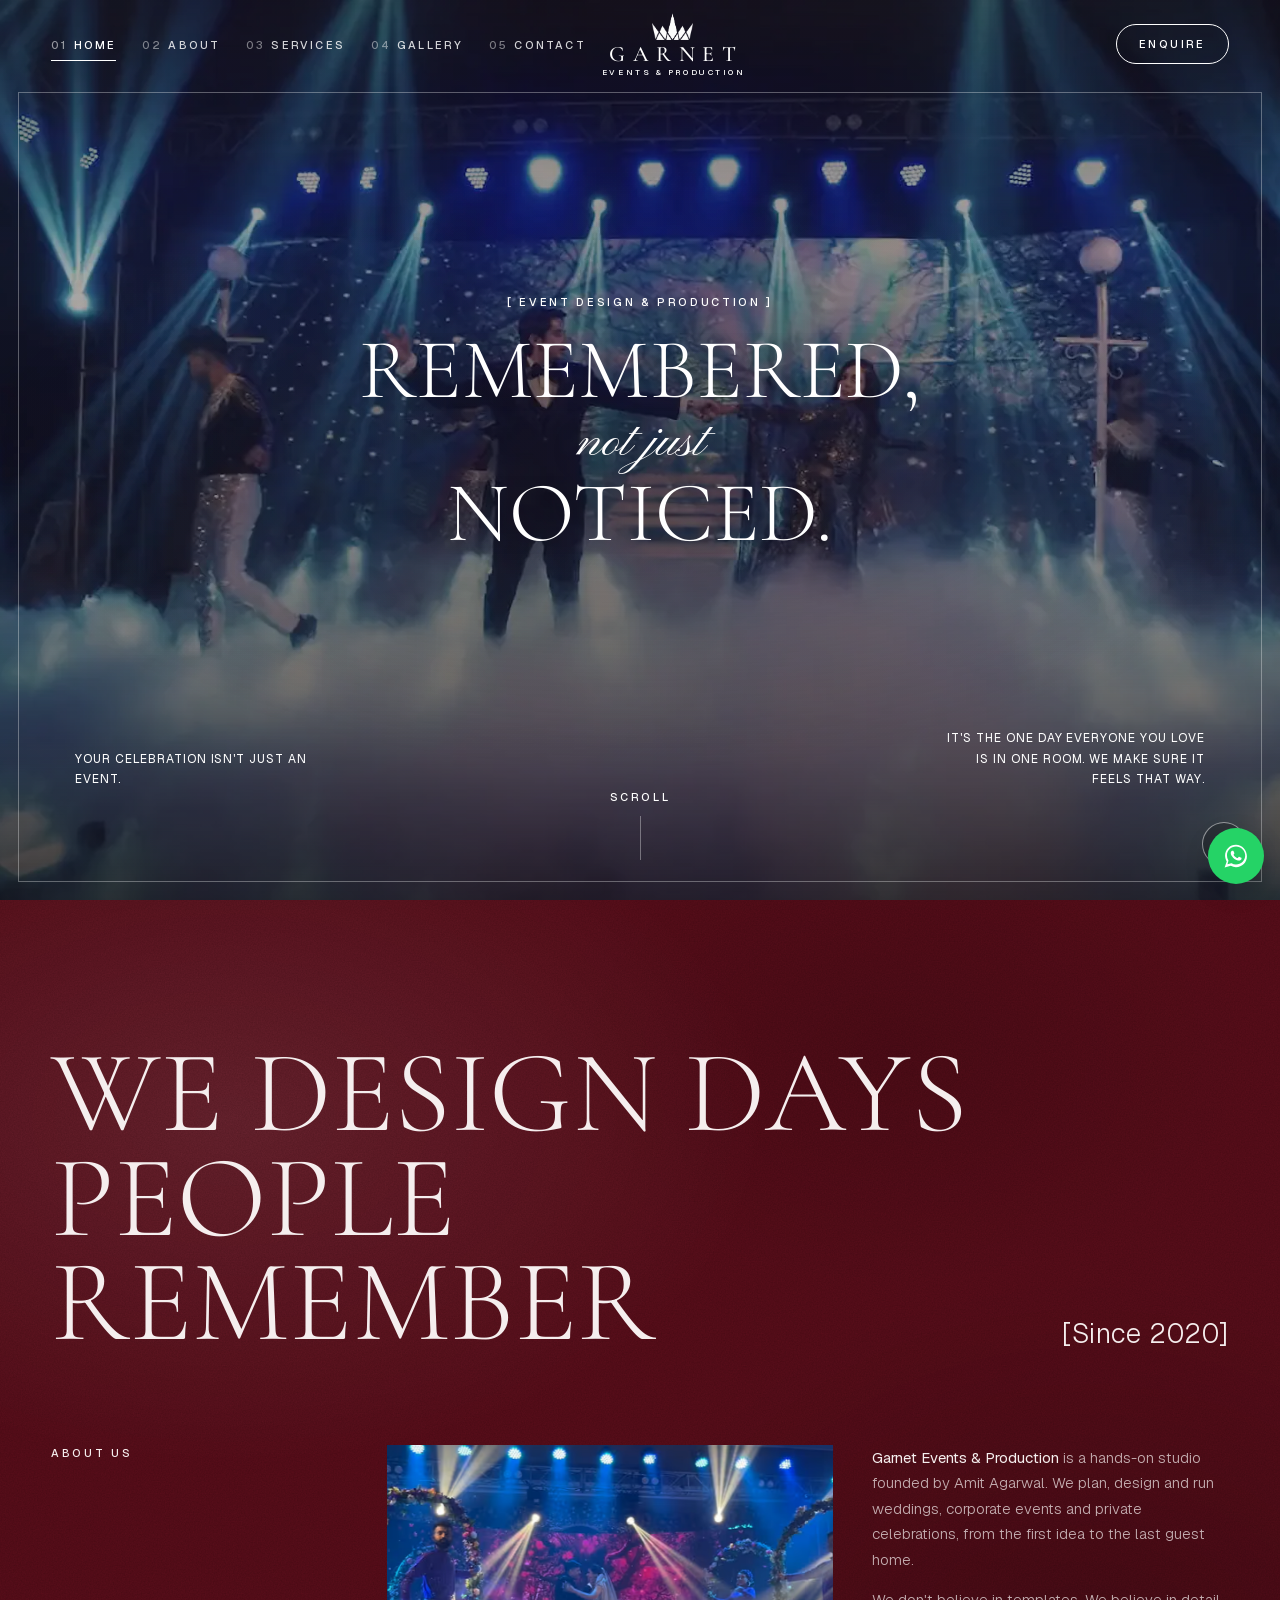
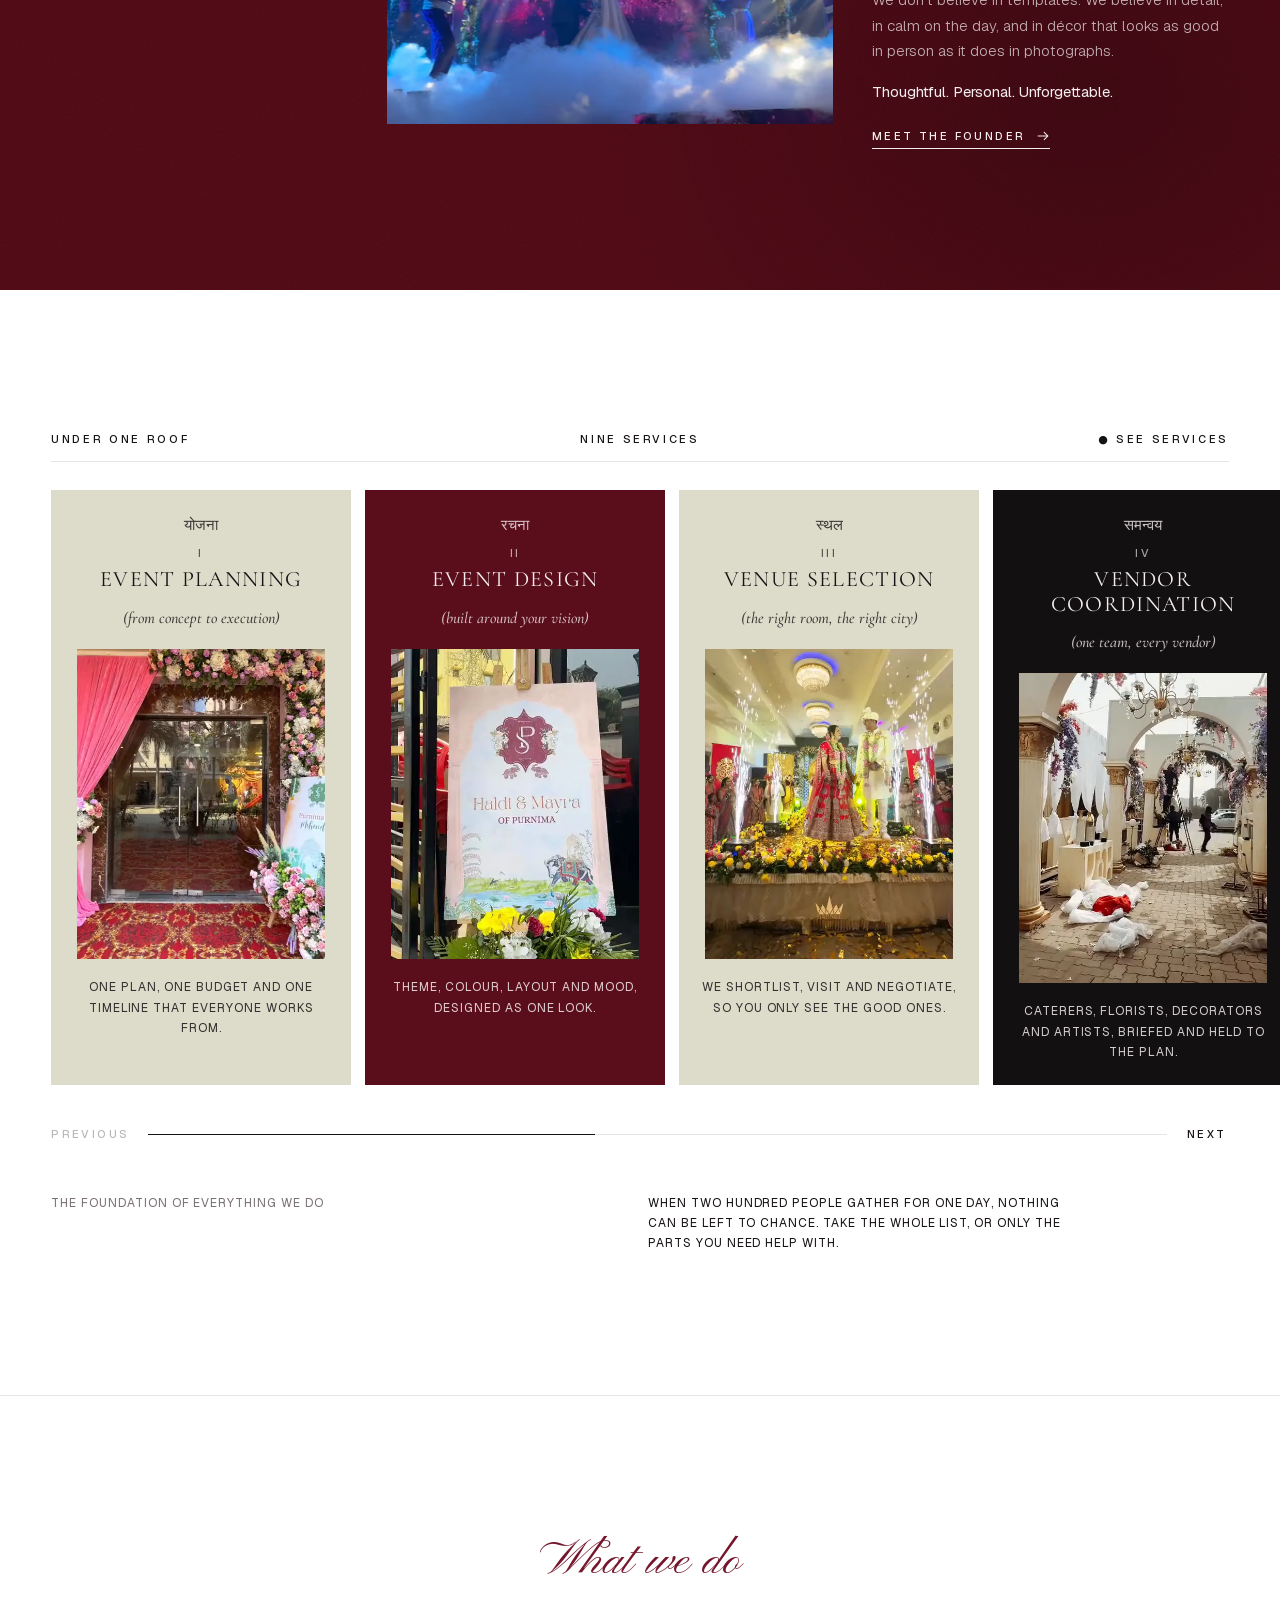
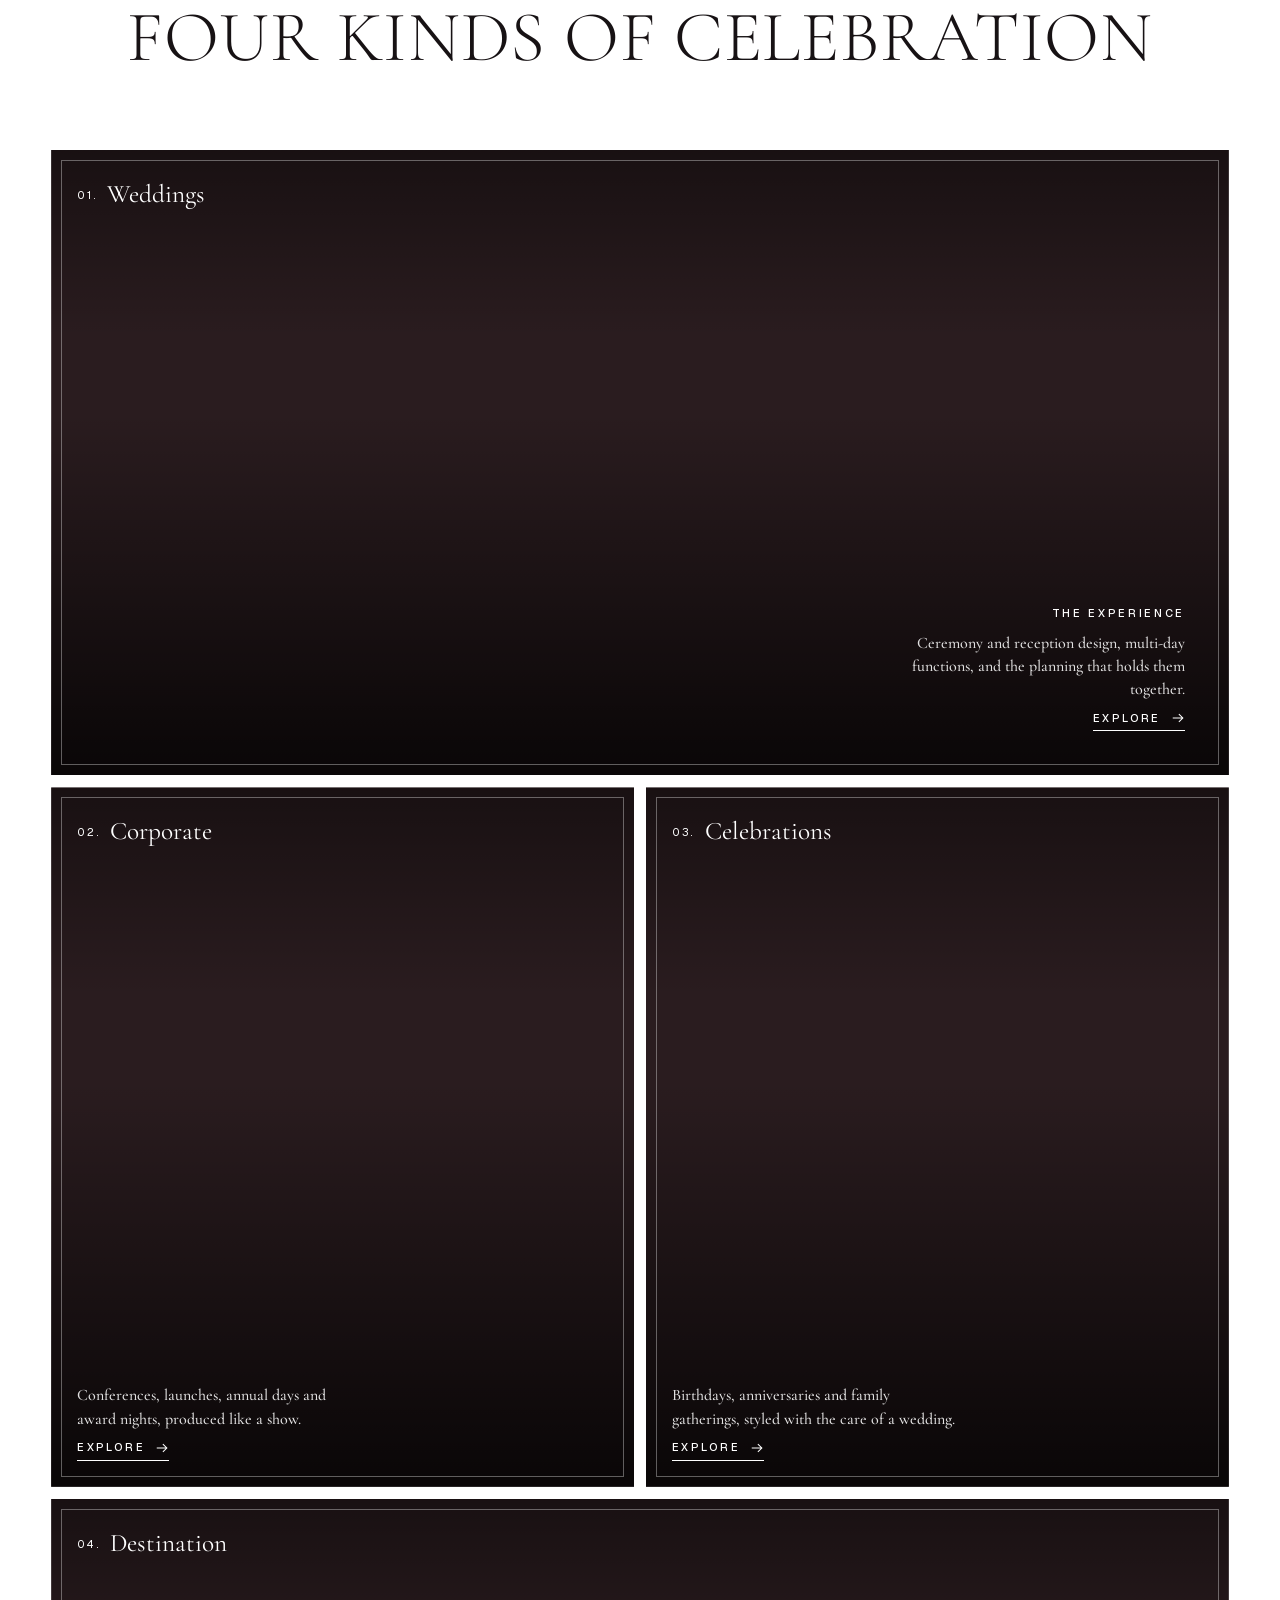
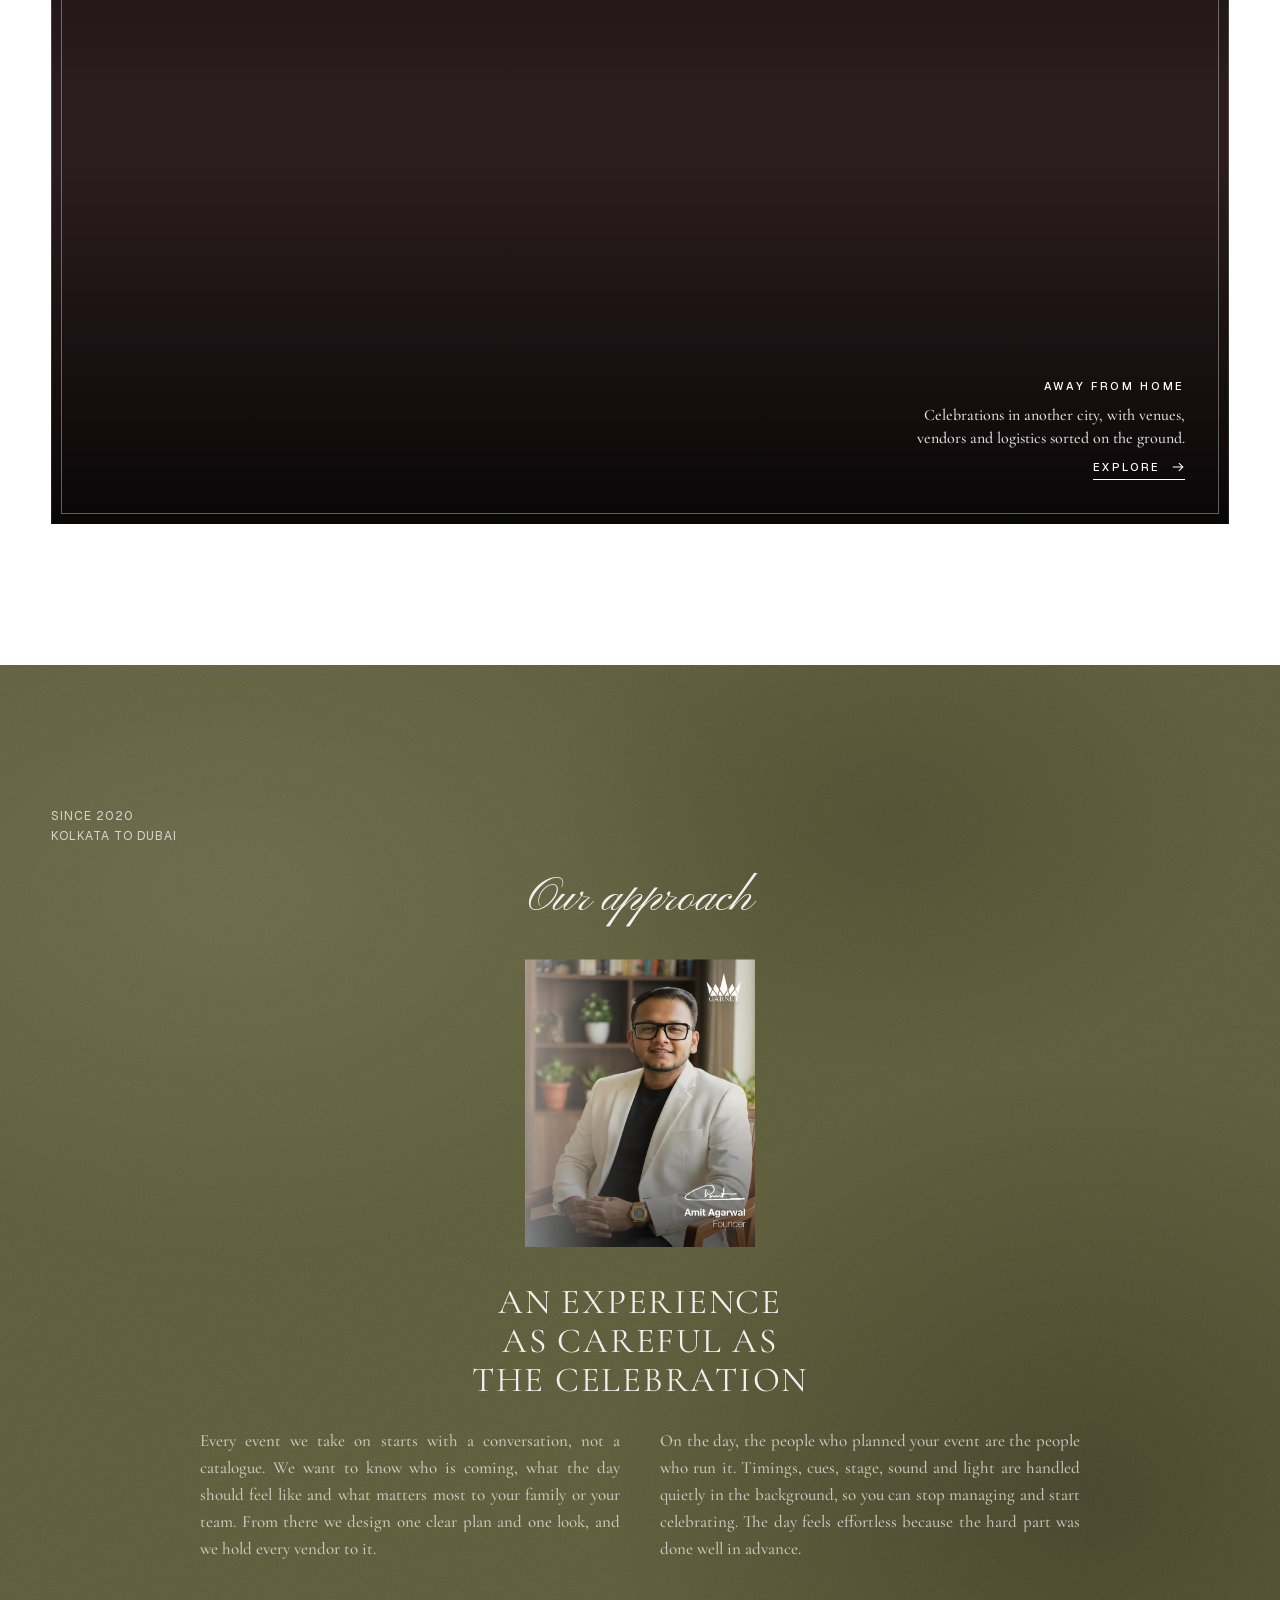
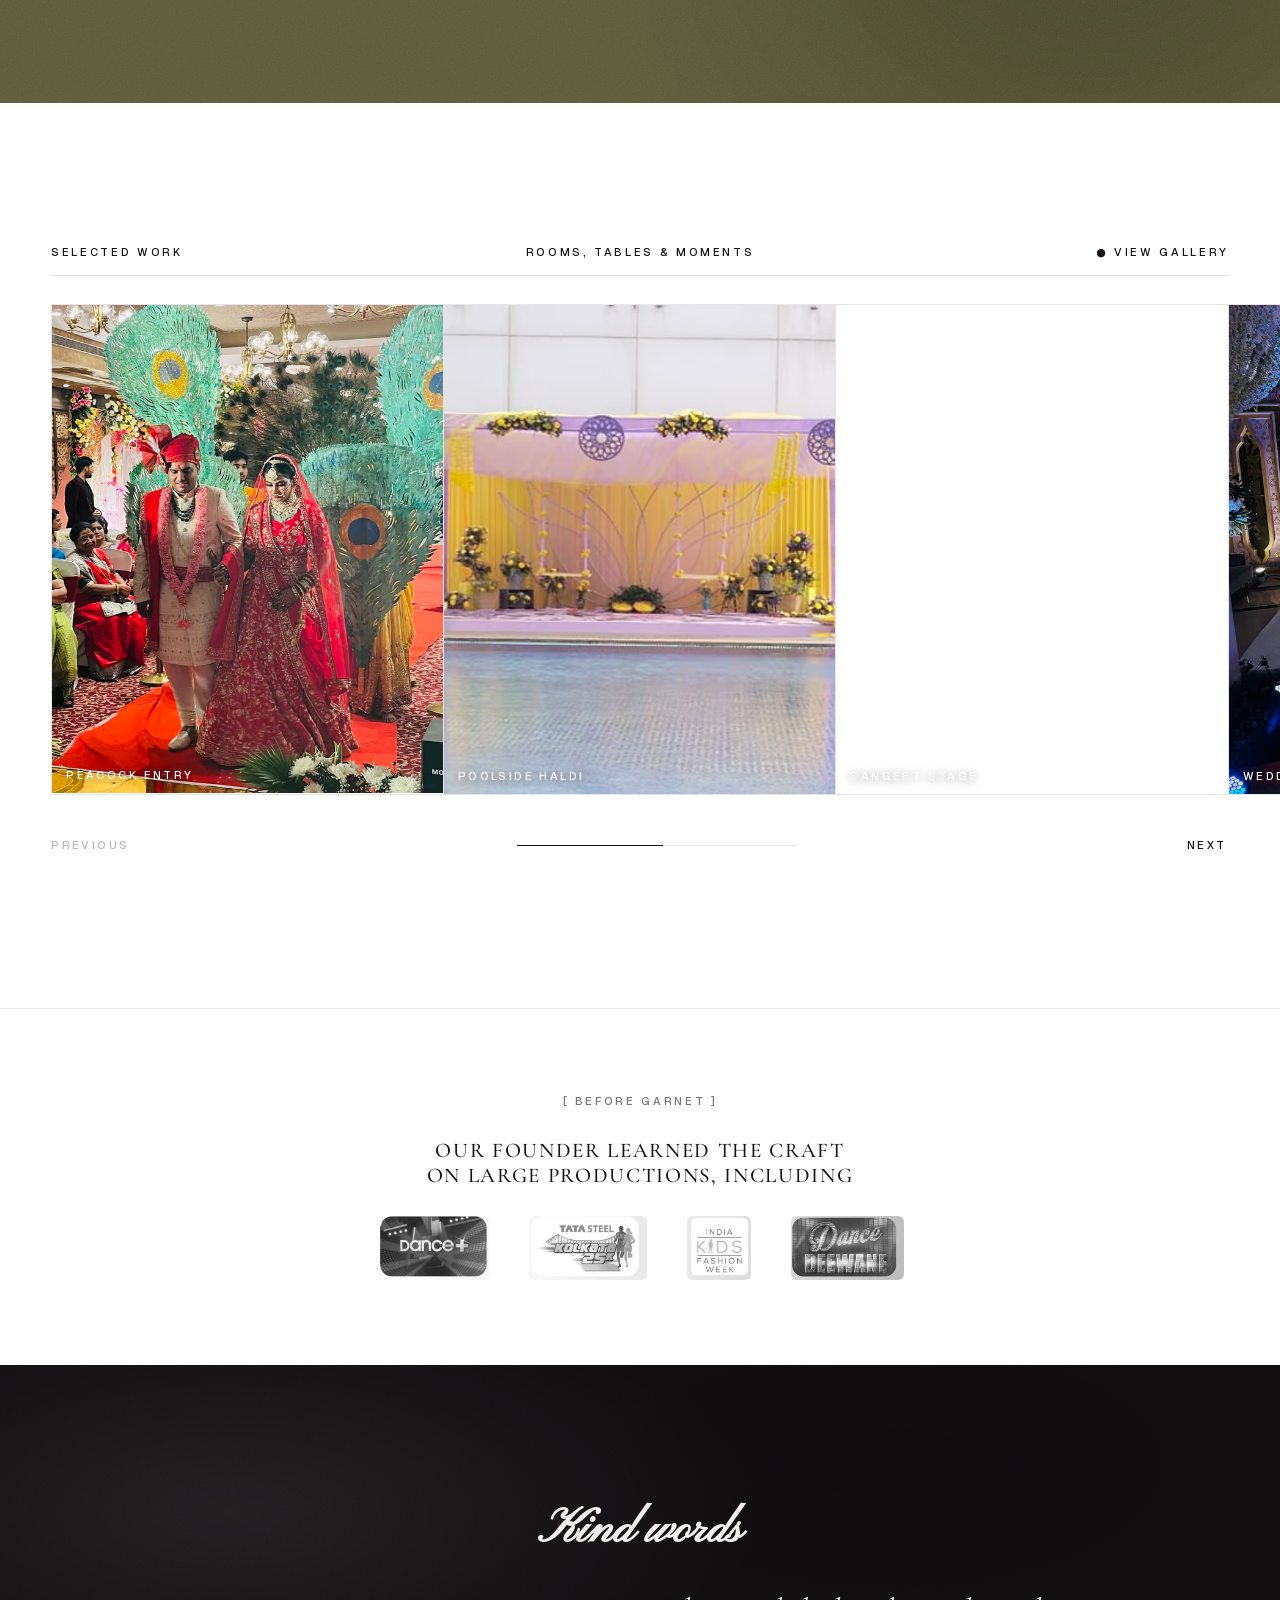
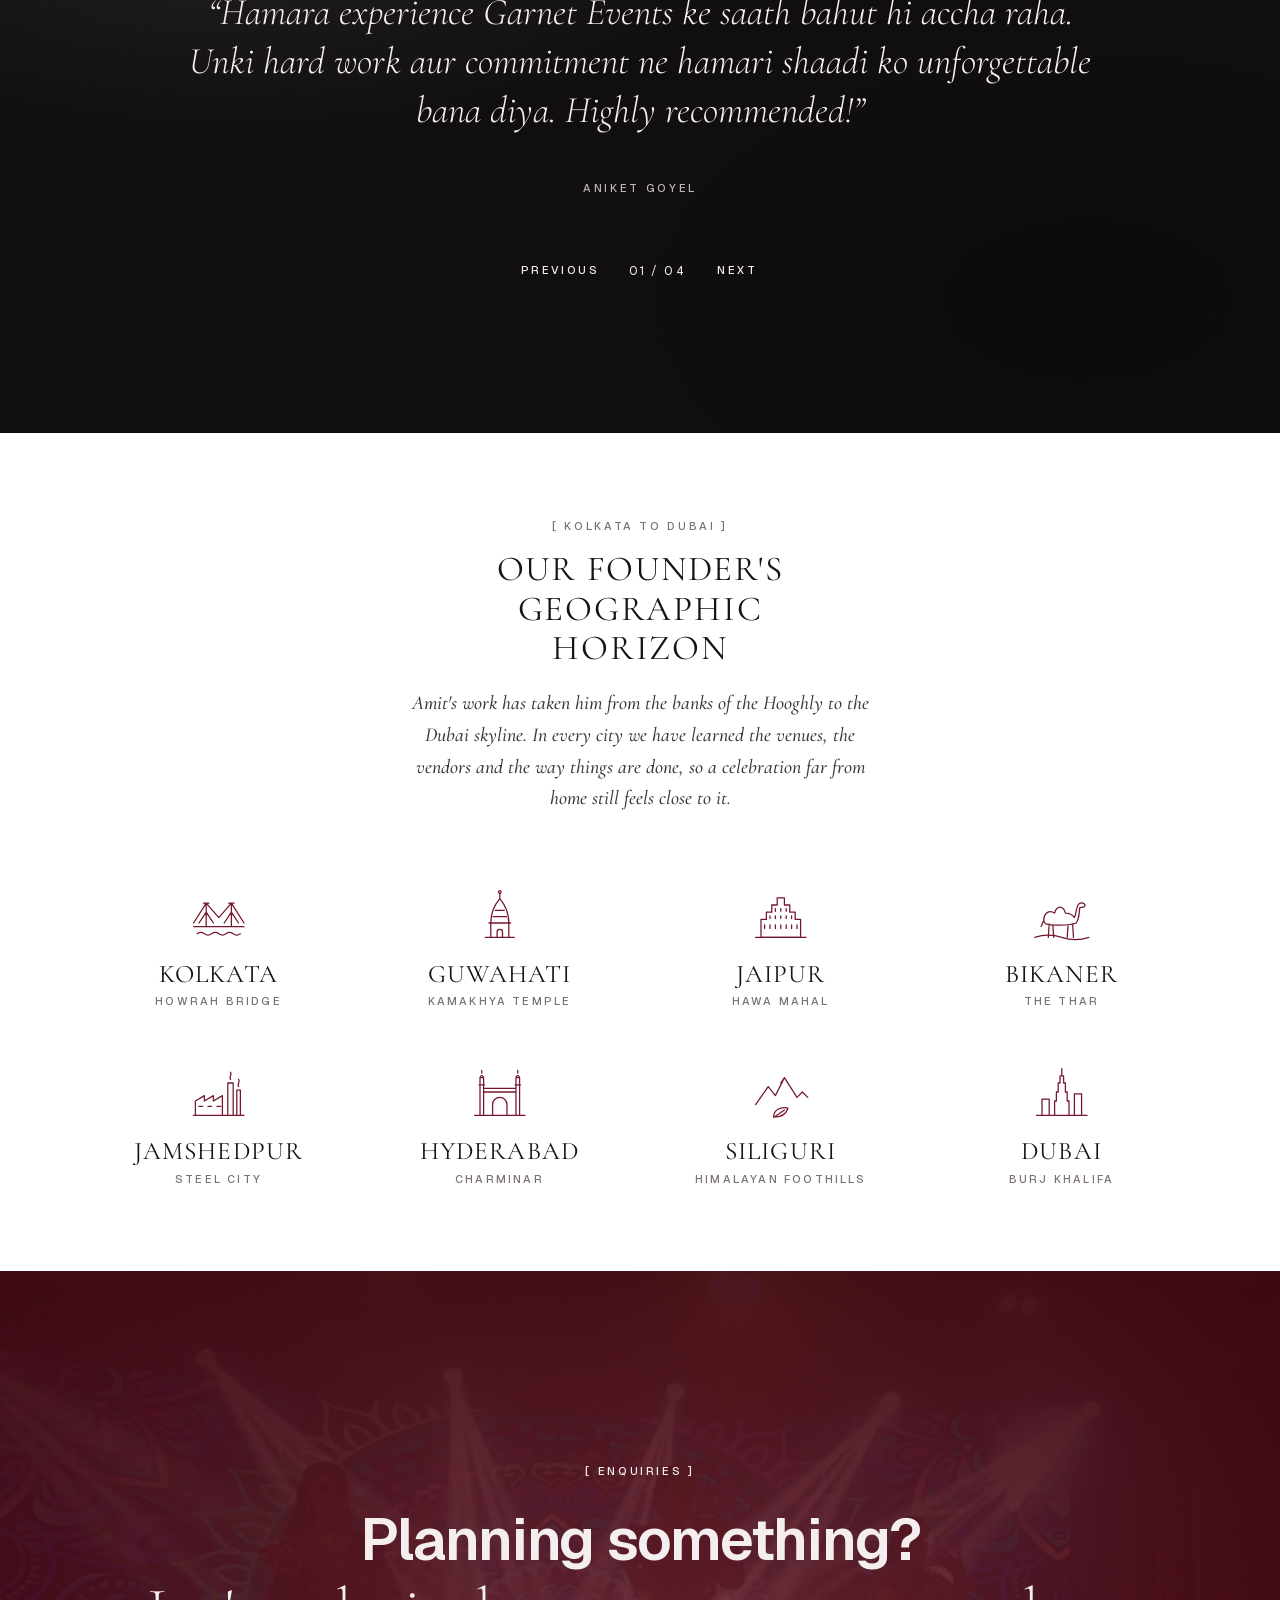
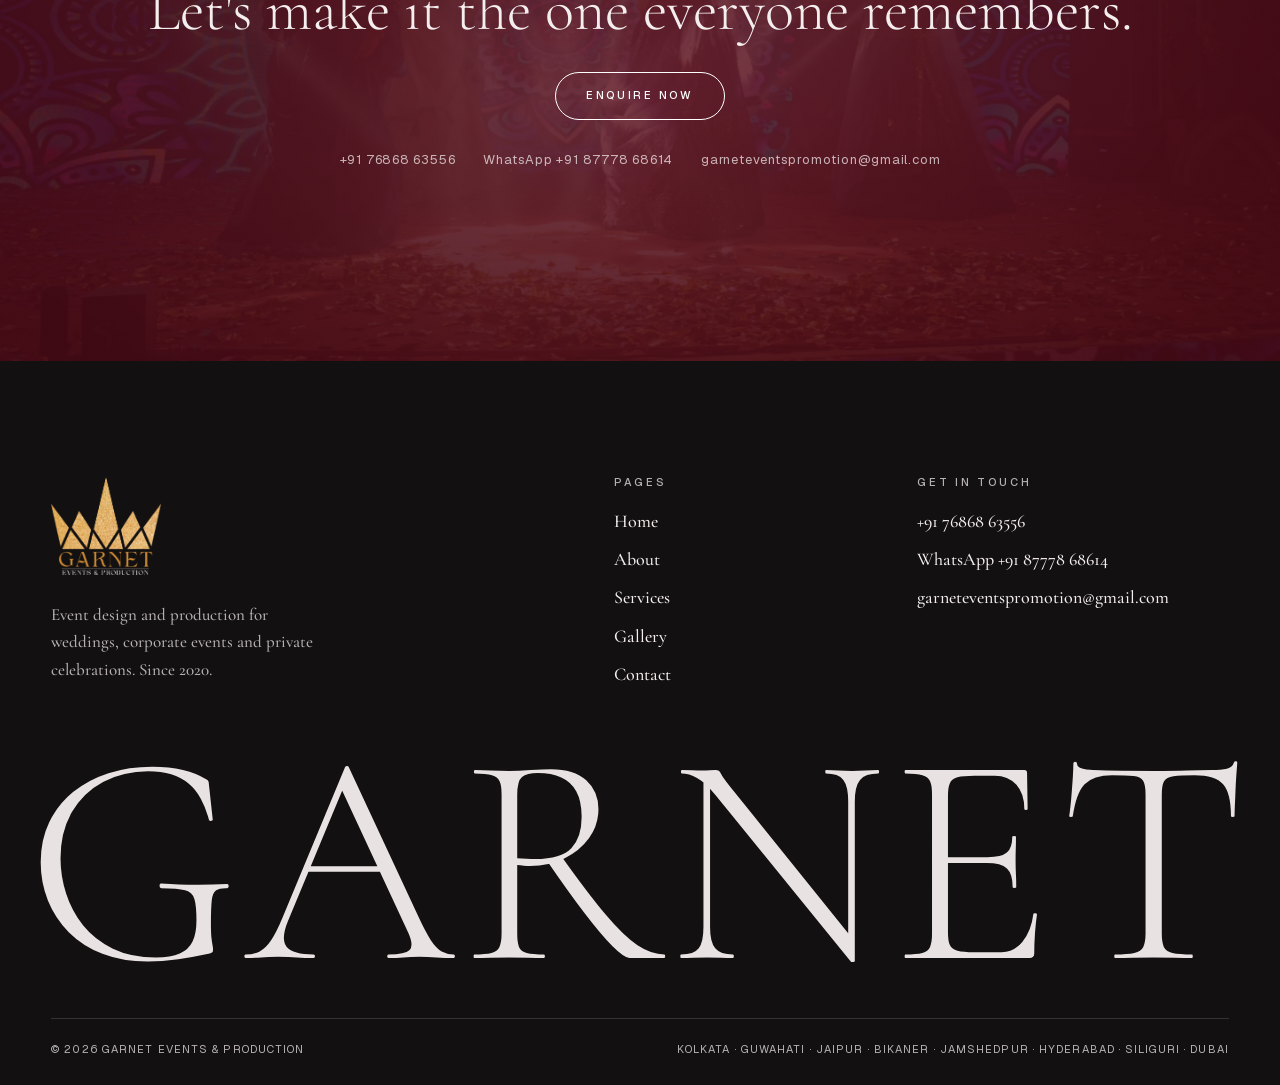
<file: index.html>
<!doctype html>
<html lang="en-IN">
<head>
<meta charset="utf-8">
<meta name="viewport" content="width=device-width, initial-scale=1, viewport-fit=cover">
<title>Garnet Events &amp; Production | Weddings, corporate &amp; social events</title>
<meta name="description" content="Garnet Events &amp; Production plans, designs and runs weddings, corporate events and private celebrations. Founded in 2020 by Amit Agarwal.">
<link rel="canonical" href="https://garnetevents.in/">
<meta name="theme-color" content="#ffffff">
<meta property="og:type" content="website">
<meta property="og:site_name" content="Garnet Events &amp; Production">
<meta property="og:title" content="Garnet Events &amp; Production | Weddings, corporate &amp; social events">
<meta property="og:description" content="Garnet Events &amp; Production plans, designs and runs weddings, corporate events and private celebrations. Founded in 2020 by Amit Agarwal.">
<meta property="og:url" content="https://garnetevents.in/">
<meta property="og:image" content="https://garnetevents.in/assets/img/og-image.jpg?v=98c079c9ae">
<meta property="og:image:width" content="1200">
<meta property="og:image:height" content="630">
<meta name="twitter:card" content="summary_large_image">
<link rel="icon" href="assets/img/favicon.ico?v=badb1b85e8" sizes="any">
<link rel="apple-touch-icon" href="assets/img/apple-touch-icon.png?v=831d63561b">
<link rel="preload" href="assets/fonts/cormorant-latin.woff2" as="font" type="font/woff2" crossorigin>
<link rel="preload" href="assets/fonts/geist-latin.woff2" as="font" type="font/woff2" crossorigin>
<link rel="preload" as="image" href="assets/img/home-hero-sm.webp?v=975c578e93" media="(max-width: 899px) and (max-aspect-ratio: 1/1)">
<link rel="preload" as="image" href="assets/img/home-hero-1920.webp?v=30e3c27d04" media="(min-width: 900px), (min-aspect-ratio: 1/1)">
<link rel="stylesheet" href="assets/css/site.css?v=fbf21952dd">
<script type="application/ld+json">{"@context": "https://schema.org", "@type": "Organization", "name": "Garnet Events & Production", "url": "https://garnetevents.in/", "logo": "https://garnetevents.in/assets/img/logo-full-light.png?v=838d6dac0a", "image": "https://garnetevents.in/assets/img/og-image.jpg?v=98c079c9ae", "description": "Event design and production for weddings, corporate events and private celebrations.", "foundingDate": "2020", "founder": {"@type": "Person", "name": "Amit Agarwal"}, "telephone": "+917686863556", "email": "garneteventspromotion@gmail.com", "areaServed": [{"@type": "City", "name": "Kolkata"}, {"@type": "City", "name": "Guwahati"}, {"@type": "City", "name": "Jaipur"}, {"@type": "City", "name": "Bikaner"}, {"@type": "City", "name": "Jamshedpur"}, {"@type": "City", "name": "Hyderabad"}, {"@type": "City", "name": "Siliguri"}, {"@type": "City", "name": "Dubai"}], "contactPoint": [{"@type": "ContactPoint", "telephone": "+917686863556", "contactType": "customer service", "availableLanguage": ["English", "Hindi"]}]}</script>
</head>
<body>
<a class="skip-link" href="#main">Skip to content</a>

<header class="site-header">
  <div class="wrap site-header__inner">
    <nav class="primary-nav" aria-label="Main">
      <ul>
          <li><a href="index.html" aria-current="page"><span>01</span>Home</a></li>
          <li><a href="about.html"><span>02</span>About</a></li>
          <li><a href="services.html"><span>03</span>Services</a></li>
          <li><a href="gallery.html"><span>04</span>Gallery</a></li>
          <li><a href="contact.html"><span>05</span>Contact</a></li>
      </ul>
    </nav>
    <a class="brand" href="index.html" aria-label="Garnet Events &amp; Production, home">
      <span class="brand__crown"><img class="crown-white" src="assets/img/crown-white.png?v=d5823bee39" alt="" width="247" height="162"><img class="crown-ink" src="assets/img/crown-ink.png?v=1b1a3d7c94" alt="" width="247" height="162"></span>
      <span class="brand__word">Garnet</span>
      <span class="brand__sub">Events &amp; Production</span>
    </a>
    <div class="header-actions">
      <a class="btn" href="contact.html">Enquire</a>
      <button class="menu-toggle" type="button" aria-expanded="false" aria-controls="mobile-menu" aria-label="Open menu"><span class="menu-toggle__bars"></span></button>
    </div>
  </div>
</header>

<div class="mobile-menu texture" id="mobile-menu">
  <nav aria-label="Mobile">
      <a href="index.html" aria-current="page"><span>I</span>Home</a>
      <a href="about.html"><span>II</span>About</a>
      <a href="services.html"><span>III</span>Services</a>
      <a href="gallery.html"><span>IV</span>Gallery</a>
      <a href="contact.html"><span>V</span>Contact</a>
  </nav>
  <div class="mobile-menu__foot">
    <p class="script">Let's celebrate</p>
    <div class="mobile-menu__contact">
      <a href="tel:+917686863556">+91 76868 63556</a>
      <a href="https://wa.me/918777868614" target="_blank" rel="noopener">WhatsApp +91 87778 68614</a>
      <a href="mailto:garneteventspromotion@gmail.com">garneteventspromotion@gmail.com</a>
    </div>
  </div>
</div>

<main id="main">
<section class="hero" aria-labelledby="page-title">
  <div class="hero__media">
    <video muted loop playsinline preload="none" aria-hidden="true"
      poster="assets/img/home-hero-sm.webp?v=975c578e93"
      data-poster-lg="assets/img/home-hero-1920.webp?v=30e3c27d04"
      data-src-sm="assets/videos/home-hero-sm.mp4?v=cab4e8ed84"
      data-src-lg="assets/videos/home-hero.mp4?v=67b07a7774"></video>
  </div>
  <div class="hero__frame" aria-hidden="true"></div>
  <button class="media-toggle" type="button" aria-pressed="false" aria-label="Pause background video"><svg class="icon-pause" viewBox="0 0 16 16" aria-hidden="true"><path d="M4 2h3v12H4zM9 2h3v12H9z" fill="currentColor"/></svg><svg class="icon-play" viewBox="0 0 16 16" aria-hidden="true"><path d="M4 2l10 6-10 6z" fill="currentColor"/></svg></button>
  <div class="wrap hero__content">
    <div class="hero__center">
      <p class="eyebrow fade">[ Event design &amp; production ]</p>
      <h1 id="page-title" class="hero__title">
        <span class="rise"><span>Remembered,</span></span>
        <span class="rise" style="--d:1"><span class="script">not just</span></span>
        <span class="rise" style="--d:2"><span>noticed.</span></span>
      </h1>
    </div>
    <div class="hero__corners tiny fade" style="--d:4">
      <p>Your celebration isn't just an event.</p>
      <p>It's the one day everyone you love is in one room. We make sure it feels that way.</p>
    </div>
    <div class="hero__foot fade" style="--d:5"><a class="scroll-cue eyebrow" href="#studio"><span>Scroll</span><i></i></a></div>
  </div>
</section>

<section class="sec sec--garnet texture" id="studio" aria-labelledby="studio-title">
  <div class="wrap">
    <div class="statement__top">
      <h2 id="studio-title" class="caps-xl" data-reveal>We design days<br>people remember</h2>
      <p class="statement__since" data-reveal style="--d:1">[Since 2020]</p>
    </div>
    <div class="statement__row">
      <p class="eyebrow" data-reveal>About us</p>
      <div class="statement__img" data-reveal="mask"><picture><source type="image/avif" srcset="assets/img/stage-haze-640.avif?v=87a770635a 640w, assets/img/stage-haze-1080.avif?v=c15cf13fc3 1080w, assets/img/stage-haze-1600.avif?v=3435d1de46 1600w" sizes="(min-width: 900px) 40vw, 100vw"><img src="assets/img/stage-haze-1080.webp?v=0f9b40bf7f" srcset="assets/img/stage-haze-640.webp?v=adac8986e0 640w, assets/img/stage-haze-1080.webp?v=0f9b40bf7f 1080w, assets/img/stage-haze-1600.webp?v=b076d58ada 1600w" sizes="(min-width: 900px) 40vw, 100vw" width="1600" height="900" alt="Moving-head beams and low fog across a wedding stage during a performance" loading="lazy" decoding="async" data-parallax></picture></div>
      <div class="statement__text" data-reveal style="--d:2">
        <p><strong>Garnet Events &amp; Production</strong> is a hands-on studio founded by Amit Agarwal. We plan, design and run weddings, corporate events and private celebrations, from the first idea to the last guest home.</p>
        <p>We don't believe in templates. We believe in detail, in calm on the day, and in décor that looks as good in person as it does in photographs.</p>
        <p><strong>Thoughtful. Personal. Unforgettable.</strong></p>
        <a class="link-line" href="about.html">Meet the founder <svg viewBox="0 0 16 16" fill="none" aria-hidden="true"><path d="M2 8h11M9 3.5 13.5 8 9 12.5" stroke="currentColor" stroke-width="1.2"/></svg></a>
      </div>
    </div>
  </div>
</section>

<section class="sec" aria-labelledby="svc-title">
  <div class="wrap">
    <div class="sec-bar">
      <h2 id="svc-title" class="eyebrow">Under one roof</h2>
      <p class="eyebrow sec-bar__mid">Nine services</p>
      <a class="eyebrow" href="services.html" style="text-decoration:none">● See services</a>
    </div>
    <div class="rail" data-rail>
      <div class="rail__track" tabindex="0" role="region" aria-label="Our nine services, scroll sideways">
      <article class="rail__item svc-card svc-card--sage">
        <p class="svc-card__hi" lang="hi">योजना</p>
        <h3 class="svc-card__title"><span class="svc-card__num">I</span>Event planning</h3>
        <p class="svc-card__sub">(from concept to execution)</p>
        <div class="svc-card__img"><video muted loop playsinline preload="none" poster="assets/img/svc-planning-poster.webp?v=8fc9824f6e" data-inview-src="assets/videos/svc-planning.mp4?v=dde1cd85e1" aria-label="Mehendi entrance dressed in pink and white florals"></video></div>
        <p class="tiny">One plan, one budget and one timeline that everyone works from.</p>
      </article>
      <article class="rail__item svc-card svc-card--garnet">
        <p class="svc-card__hi" lang="hi">रचना</p>
        <h3 class="svc-card__title"><span class="svc-card__num">II</span>Event design</h3>
        <p class="svc-card__sub">(built around your vision)</p>
        <div class="svc-card__img"><video muted loop playsinline preload="none" poster="assets/img/svc-design-poster.webp?v=c44d25e080" data-inview-src="assets/videos/svc-design.mp4?v=8bd44a84ff" aria-label="Feather dreamcatcher decor hung for a haldi"></video></div>
        <p class="tiny">Theme, colour, layout and mood, designed as one look.</p>
      </article>
      <article class="rail__item svc-card svc-card--sage">
        <p class="svc-card__hi" lang="hi">स्थल</p>
        <h3 class="svc-card__title"><span class="svc-card__num">III</span>Venue selection</h3>
        <p class="svc-card__sub">(the right room, the right city)</p>
        <div class="svc-card__img"><video muted loop playsinline preload="none" poster="assets/img/svc-venue-poster.webp?v=0d47e345df" data-inview-src="assets/videos/svc-venue.mp4?v=d84f2922ae" aria-label="Banquet hall stage lit gold with yellow florals"></video></div>
        <p class="tiny">We shortlist, visit and negotiate, so you only see the good ones.</p>
      </article>
      <article class="rail__item svc-card svc-card--black">
        <p class="svc-card__hi" lang="hi">समन्वय</p>
        <h3 class="svc-card__title"><span class="svc-card__num">IV</span>Vendor coordination</h3>
        <p class="svc-card__sub">(one team, every vendor)</p>
        <div class="svc-card__img"><video muted loop playsinline preload="none" poster="assets/img/svc-vendors-poster.webp?v=aea8aaff73" data-inview-src="assets/videos/svc-vendors.mp4?v=326c8a00d3" aria-label="Decor crew hanging florals and building a white gazebo at an outdoor venue"></video></div>
        <p class="tiny">Caterers, florists, decorators and artists, briefed and held to the plan.</p>
      </article>
      <article class="rail__item svc-card svc-card--sage">
        <p class="svc-card__hi" lang="hi">सज्जा</p>
        <h3 class="svc-card__title"><span class="svc-card__num">V</span>Décor & styling</h3>
        <p class="svc-card__sub">(the atmosphere)</p>
        <div class="svc-card__img"><video muted loop playsinline preload="none" poster="assets/img/svc-decor-poster.webp?v=2ac846839f" data-inview-src="assets/videos/svc-decor.mp4?v=3c7cba2b57" aria-label="Ballroom ceiling covered in roses, shifting from gold to pink light"></video></div>
        <p class="tiny">Flowers, fabric, light and tablescapes that look as good in person as in photographs.</p>
      </article>
      <article class="rail__item svc-card svc-card--garnet">
        <p class="svc-card__hi" lang="hi">संचालन</p>
        <h3 class="svc-card__title"><span class="svc-card__num">VI</span>On-site management</h3>
        <p class="svc-card__sub">(so the day runs to plan)</p>
        <div class="svc-card__img"><video muted loop playsinline preload="none" poster="assets/img/svc-onsite-poster.webp?v=dadf3a4974" data-inview-src="assets/videos/svc-onsite.mp4?v=6519829bdf" aria-label="Crew setting up stage screens before guests arrive"></video></div>
        <p class="tiny">Our team runs the floor, the timings and the surprises.</p>
      </article>
      <article class="rail__item svc-card svc-card--sage">
        <p class="svc-card__hi" lang="hi">व्यवस्था</p>
        <h3 class="svc-card__title"><span class="svc-card__num">VII</span>Logistics</h3>
        <p class="svc-card__sub">(the unglamorous part, done well)</p>
        <div class="svc-card__img"><video muted loop playsinline preload="none" poster="assets/img/svc-logistics-poster.webp?v=4f8c3b4457" data-inview-src="assets/videos/svc-logistics.mp4?v=8662427e6b" aria-label="Baraat moving down the road with sparklers and dancing"></video></div>
        <p class="tiny">Guest movement, transport, schedules and contingencies.</p>
      </article>
      <article class="rail__item svc-card svc-card--black">
        <p class="svc-card__hi" lang="hi">ध्वनि · प्रकाश</p>
        <h3 class="svc-card__title"><span class="svc-card__num">VIII</span>Sound & light</h3>
        <p class="svc-card__sub">(audio-visual production)</p>
        <div class="svc-card__img"><video muted loop playsinline preload="none" poster="assets/img/svc-light-poster.webp?v=3734710a88" data-inview-src="assets/videos/svc-light.mp4?v=feebcbeb52" aria-label="Performers on stage under purple wash lighting"></video></div>
        <p class="tiny">Stage, sound, lighting and screens for performances and presentations.</p>
      </article>
      <article class="rail__item svc-card svc-card--sage">
        <p class="svc-card__hi" lang="hi">मनोरंजन</p>
        <h3 class="svc-card__title"><span class="svc-card__num">IX</span>Entertainment</h3>
        <p class="svc-card__sub">(artists and performers)</p>
        <div class="svc-card__img"><video muted loop playsinline preload="none" poster="assets/img/svc-entertainment-poster.webp?v=32b6d25c62" data-inview-src="assets/videos/svc-entertainment.mp4?v=9e28f1febb" aria-label="Shadow-dance act performed behind a lit circular screen"></video></div>
        <p class="tiny">Singers, DJs, dancers and anchors, booked and cued.</p>
      </article>
      </div>
      <div class="rail__nav">
        <button class="rail__btn" type="button" data-rail-prev>Previous</button>
        <div class="rail__progress" aria-hidden="true"><span></span></div>
        <button class="rail__btn" type="button" data-rail-next>Next</button>
      </div>
    </div>
    <div class="rail-foot">
      <p class="tiny muted">The foundation of everything we do</p>
      <p class="tiny">When two hundred people gather for one day, nothing can be left to chance. Take the whole list, or only the parts you need help with.</p>
    </div>
  </div>
</section>

<section class="sec sec--rule" aria-labelledby="types-title">
  <div class="wrap">
    <div class="sec-head" data-reveal>
      <p class="script-head">What we do</p>
      <h2 id="types-title" class="caps-l">Four kinds of celebration</h2>
    </div>
    <div class="tiles">
      <a class="tile tile--wide" href="services.html#weddings" data-reveal="mask" style="--d:1">
        
        <span class="tile__label"><span>01.</span>Weddings</span>
        <span class="tile__body"><span class="eyebrow">The experience</span><p>Ceremony and reception design, multi-day functions, and the planning that holds them together.</p><span class="link-line">Explore <svg viewBox="0 0 16 16" fill="none" aria-hidden="true"><path d="M2 8h11M9 3.5 13.5 8 9 12.5" stroke="currentColor" stroke-width="1.2"/></svg></span></span>
      </a>
      <a class="tile" href="services.html#corporate" data-reveal="mask" style="--d:0">
        
        <span class="tile__label"><span>02.</span>Corporate</span>
        <span class="tile__body"><p>Conferences, launches, annual days and award nights, produced like a show.</p><span class="link-line">Explore <svg viewBox="0 0 16 16" fill="none" aria-hidden="true"><path d="M2 8h11M9 3.5 13.5 8 9 12.5" stroke="currentColor" stroke-width="1.2"/></svg></span></span>
      </a>
      <a class="tile" href="services.html#social" data-reveal="mask" style="--d:1">
        
        <span class="tile__label"><span>03.</span>Celebrations</span>
        <span class="tile__body"><p>Birthdays, anniversaries and family gatherings, styled with the care of a wedding.</p><span class="link-line">Explore <svg viewBox="0 0 16 16" fill="none" aria-hidden="true"><path d="M2 8h11M9 3.5 13.5 8 9 12.5" stroke="currentColor" stroke-width="1.2"/></svg></span></span>
      </a>
      <a class="tile tile--wide" href="services.html#destination" data-reveal="mask" style="--d:0">
        
        <span class="tile__label"><span>04.</span>Destination</span>
        <span class="tile__body"><span class="eyebrow">Away from home</span><p>Celebrations in another city, with venues, vendors and logistics sorted on the ground.</p><span class="link-line">Explore <svg viewBox="0 0 16 16" fill="none" aria-hidden="true"><path d="M2 8h11M9 3.5 13.5 8 9 12.5" stroke="currentColor" stroke-width="1.2"/></svg></span></span>
      </a>
    </div>
  </div>
</section>

<section class="sec sec--olive texture" aria-labelledby="approach-title">
  <div class="wrap approach">
    <p class="approach__meta tiny">Since 2020<br>Kolkata to Dubai</p>
    <p class="script-head" data-reveal>Our approach</p>
    <div class="approach__img" data-reveal="mask"><img src="assets/img/founder-amit-987.webp?v=2d5f50d8dc" srcset="assets/img/founder-amit-800.webp?v=caf190112a 800w, assets/img/founder-amit-987.webp?v=2d5f50d8dc 987w" sizes="230px" width="987" height="1200" alt="Amit Agarwal, founder of Garnet Events &amp; Production" loading="lazy" decoding="async"></div>
    <h2 id="approach-title" class="caps-m" data-reveal style="max-width:24ch">An experience as careful as the celebration</h2>
    <div class="approach__cols" data-reveal style="--d:1">
      <p>Every event we take on starts with a conversation, not a catalogue. We want to know who is coming, what the day should feel like and what matters most to your family or your team. From there we design one clear plan and one look, and we hold every vendor to it.</p>
      <p>On the day, the people who planned your event are the people who run it. Timings, cues, stage, sound and light are handled quietly in the background, so you can stop managing and start celebrating. The day feels effortless because the hard part was done well in advance.</p>
    </div>
  </div>
</section>

<section class="sec" aria-labelledby="work-title">
  <div class="wrap trip">
    <div class="sec-bar">
      <h2 id="work-title" class="eyebrow">Selected work</h2>
      <p class="eyebrow sec-bar__mid">Rooms, tables &amp; moments</p>
      <a class="eyebrow" href="gallery.html" style="text-decoration:none">● View gallery</a>
    </div>
    <div class="rail" data-rail>
      <div class="rail__track" tabindex="0" role="region" aria-label="Selected work, scroll sideways">
        <div class="rail__item"><figure><picture><source type="image/avif" srcset="assets/img/peacock-entry-640.avif?v=b77f60efcf 640w, assets/img/peacock-entry-1080.avif?v=dbb1604c48 1080w, assets/img/peacock-entry-1600.avif?v=9d771264d7 1600w" sizes="(min-width: 1100px) 33vw, (min-width: 700px) 46vw, 82vw"><img src="assets/img/peacock-entry-1080.webp?v=e113c1fbf5" srcset="assets/img/peacock-entry-640.webp?v=2b026eee21 640w, assets/img/peacock-entry-1080.webp?v=e113c1fbf5 1080w, assets/img/peacock-entry-1600.webp?v=3b1277bf4f 1600w" sizes="(min-width: 1100px) 33vw, (min-width: 700px) 46vw, 82vw" width="1600" height="2000" alt="Bride and groom entering past giant peacock-feather installations" loading="lazy" decoding="async"></picture><figcaption>Peacock entry</figcaption></figure></div>
        <div class="rail__item"><figure><picture><source type="image/avif" srcset="assets/img/poolside-haldi-640.avif?v=7d2a68a492 640w, assets/img/poolside-haldi-1080.avif?v=93cb191f56 1080w, assets/img/poolside-haldi-1280.avif?v=b490cd973a 1280w" sizes="(min-width: 1100px) 33vw, (min-width: 700px) 46vw, 82vw"><img src="assets/img/poolside-haldi-1080.webp?v=527e62341b" srcset="assets/img/poolside-haldi-640.webp?v=8f50517736 640w, assets/img/poolside-haldi-1080.webp?v=527e62341b 1080w, assets/img/poolside-haldi-1280.webp?v=208d5b1d2c 1280w" sizes="(min-width: 1100px) 33vw, (min-width: 700px) 46vw, 82vw" width="1280" height="853" alt="Haldi stage in lilac and marigold beside a rooftop pool" loading="lazy" decoding="async"></picture><figcaption>Poolside haldi</figcaption></figure></div>
        <div class="rail__item"><figure><picture><source type="image/avif" srcset="assets/img/led-stage-640.avif?v=6542c0db8b 640w, assets/img/led-stage-1080.avif?v=7ce601904d 1080w, assets/img/led-stage-1600.avif?v=bc06a9dac2 1600w, assets/img/led-stage-2400.avif?v=94c69e1a5c 2400w" sizes="(min-width: 1100px) 33vw, (min-width: 700px) 46vw, 82vw"><img src="assets/img/led-stage-1080.webp?v=0b787b6bc5" srcset="assets/img/led-stage-640.webp?v=c1ed792e94 640w, assets/img/led-stage-1080.webp?v=0b787b6bc5 1080w, assets/img/led-stage-1600.webp?v=ff9da953bb 1600w, assets/img/led-stage-2400.webp?v=7d088b9841 2400w" sizes="(min-width: 1100px) 33vw, (min-width: 700px) 46vw, 82vw" width="2400" height="1350" alt="Sangeet performance on a stage wrapped in LED mandala screens" loading="lazy" decoding="async"></picture><figcaption>Sangeet stage</figcaption></figure></div>
        <div class="rail__item"><figure><picture><source type="image/avif" srcset="assets/img/wedding-stage-tall-640.avif?v=2b16480c02 640w, assets/img/wedding-stage-tall-1080.avif?v=dba1246241 1080w, assets/img/wedding-stage-tall-1600.avif?v=bc8ae5587c 1600w" sizes="(min-width: 1100px) 33vw, (min-width: 700px) 46vw, 82vw"><img src="assets/img/wedding-stage-tall-1080.webp?v=1a58bc36fe" srcset="assets/img/wedding-stage-tall-640.webp?v=35a8557693 640w, assets/img/wedding-stage-tall-1080.webp?v=1a58bc36fe 1080w, assets/img/wedding-stage-tall-1600.webp?v=85dd2b9fb4 1600w" sizes="(min-width: 1100px) 33vw, (min-width: 700px) 46vw, 82vw" width="1600" height="2000" alt="Wedding stage under a floral chandelier, with mirrored panels and a white aisle" loading="lazy" decoding="async"></picture><figcaption>Wedding stage</figcaption></figure></div>
        <div class="rail__item"><figure><picture><source type="image/avif" srcset="assets/img/haldi-canopy-640.avif?v=f242d8bddd 640w, assets/img/haldi-canopy-1080.avif?v=4a44a50d16 1080w, assets/img/haldi-canopy-1280.avif?v=e685421b84 1280w" sizes="(min-width: 1100px) 33vw, (min-width: 700px) 46vw, 82vw"><img src="assets/img/haldi-canopy-1080.webp?v=14d1f0af4b" srcset="assets/img/haldi-canopy-640.webp?v=cfd49bd477 640w, assets/img/haldi-canopy-1080.webp?v=14d1f0af4b 1080w, assets/img/haldi-canopy-1280.webp?v=7ae27b25ed 1280w" sizes="(min-width: 1100px) 33vw, (min-width: 700px) 46vw, 82vw" width="1280" height="853" alt="Lilac and marigold haldi canopy with swings and potted flowers on a rooftop deck" loading="lazy" decoding="async"></picture><figcaption>Haldi canopy</figcaption></figure></div>
        <div class="rail__item"><figure><picture><source type="image/avif" srcset="assets/img/blue-florals-640.avif?v=eb32eb6161 640w, assets/img/blue-florals-1080.avif?v=5a8fe7bcda 1080w, assets/img/blue-florals-1600.avif?v=51cdb280b3 1600w" sizes="(min-width: 1100px) 33vw, (min-width: 700px) 46vw, 82vw"><img src="assets/img/blue-florals-1080.webp?v=6896e42b28" srcset="assets/img/blue-florals-640.webp?v=ddf5d1ed2a 640w, assets/img/blue-florals-1080.webp?v=6896e42b28 1080w, assets/img/blue-florals-1600.webp?v=9b4ac23453 1600w" sizes="(min-width: 1100px) 33vw, (min-width: 700px) 46vw, 82vw" width="1600" height="2000" alt="Ballroom ceiling hung with white flowers under blue light" loading="lazy" decoding="async"></picture><figcaption>Floral ceiling</figcaption></figure></div>
      </div>
      <div class="rail__nav">
        <button class="rail__btn" type="button" data-rail-prev>Previous</button>
        <div class="rail__progress" aria-hidden="true"><span></span></div>
        <button class="rail__btn" type="button" data-rail-next>Next</button>
      </div>
    </div>
  </div>
</section>

<section class="sec sec--tight sec--rule" aria-labelledby="credits-title">
  <div class="wrap credits" data-reveal>
    <p class="eyebrow muted">[ Before Garnet ]</p>
    <h2 id="credits-title" class="caps-s" style="max-width:44ch">Our founder learned the craft on large productions, including</h2>
    <ul class="credits__logos">
        <li><img src="assets/img/credit-danceplus.webp?v=32f9a42b4e" alt="Dance+" width="425" height="240" loading="lazy" decoding="async"></li>
        <li><img src="assets/img/credit-tatasteel.webp?v=cb02ab6fdd" alt="Tata Steel Kolkata 25K" width="440" height="240" loading="lazy" decoding="async"></li>
        <li><img src="assets/img/credit-kidsfashion.webp?v=b6a84dbb0b" alt="India Kids Fashion Week" width="240" height="240" loading="lazy" decoding="async"></li>
        <li><img src="assets/img/credit-dancedeewane.webp?v=cd03e6c846" alt="Dance Deewane" width="426" height="240" loading="lazy" decoding="async"></li>
    </ul>
  </div>
</section>

<section class="sec sec--black texture" aria-labelledby="quotes-title">
  <div class="wrap quotes" data-quotes>
    <h2 id="quotes-title" class="script-head" data-reveal>Kind words</h2>
    <div class="quotes__stage" aria-live="polite">
        <figure class="quote is-active"><blockquote><p>“Hamara experience Garnet Events ke saath bahut hi accha raha. Unki hard work aur commitment ne hamari shaadi ko unforgettable bana diya. Highly recommended!”</p></blockquote><figcaption>Aniket Goyel</figcaption></figure>
        <figure class="quote"><blockquote><p>“From start to finish, Team Garnet exceeded our expectations. Their professionalism and creativity made our special day absolutely magical. Thank you!”</p></blockquote><figcaption>Namrata Garg</figcaption></figure>
        <figure class="quote"><blockquote><p>“Aplog ki dedication aur creativity ne hamari betiya ki wedding ko ekdum magical bana diya. Amit you are fantastic, aur humari expectations ko exceed kar diya!”</p></blockquote><figcaption>Lokesh Agarwal</figcaption></figure>
        <figure class="quote"><blockquote><p>“Thank you so much Team for the amazing events you guys did. Everyone told that the decor was amazing in all the events. You did everything from your heart and selflessly. … Special thanks to Amit Bhaiya, you are amazing!”</p></blockquote><figcaption>Roshni Jain</figcaption></figure>
    </div>
    <div class="quotes__nav">
      <button class="rail__btn" type="button" data-q-prev>Previous</button>
      <span class="quotes__count" data-q-count>01 / 04</span>
      <button class="rail__btn" type="button" data-q-next>Next</button>
    </div>
  </div>
</section>

<section class="sec sec--tight horizon" aria-labelledby="cities-title">
  <div class="wrap center">
    <div data-reveal>
      <p class="eyebrow muted">[ Kolkata to Dubai ]</p>
      <h2 id="cities-title" class="caps-m horizon__title">Our founder's geographic horizon</h2>
      <p class="horizon__lead">Amit's work has taken him from the banks of the Hooghly to the Dubai skyline. In every city we have learned the venues, the vendors and the way things are done, so a celebration far from home still feels close to it.</p>
    </div>
    <ul class="horizon__grid">
      <li class="horizon__city" data-reveal style="--d:0">
        <svg viewBox="0 0 64 64" aria-hidden="true"><path d="M4 44h56M18 44V18m28 26V18M15 18h6m22 0h6M18 18 4 40m14-22 14 16m14-16L32 34m14-16 14 22M18 28l-8 12m8-12 8 12m20-12-8 12m8-12 8 12"/><path d="M8 52q4-3 8 0t8 0 8 0 8 0 8 0 8 0"/></svg>
        <span class="horizon__name">Kolkata</span><span class="horizon__mark">Howrah Bridge</span>
      </li>
      <li class="horizon__city" data-reveal style="--d:1">
        <svg viewBox="0 0 64 64" aria-hidden="true"><path d="M16 56h32M22 56V40m20 16V40M20 40h24M22 40c0-11 4-20 10-27 6 7 10 16 10 27M24.5 33h15M27 26h10M32 13V7"/><circle cx="32" cy="5.5" r="1.5"/><path d="M29 56v-6a3 3 0 0 1 6 0v6"/></svg>
        <span class="horizon__name">Guwahati</span><span class="horizon__mark">Kamakhya Temple</span>
      </li>
      <li class="horizon__city" data-reveal style="--d:2">
        <svg viewBox="0 0 64 64" aria-hidden="true"><path d="M10 56V36h6v-8h6v-8h6v-8h8v8h6v8h6v8h6v20z"/><path d="M14 42v4m6-4v4m6-4v4m6-4v4m6-4v4m6-4v4m6-4v4M20 32v3m6-3v3m6-3v3m6-3v3m6-3v3M26 24v3m6-3v3m6-3v3M4 56h56"/></svg>
        <span class="horizon__name">Jaipur</span><span class="horizon__mark">Hawa Mahal</span>
      </li>
      <li class="horizon__city" data-reveal style="--d:3">
        <svg viewBox="0 0 64 64" aria-hidden="true"><path d="M12 37c0-8 6-12 12-8 2-9 10-9 12 0 4 0 8 2 10 5 2-4 2-10 4-14 2-3 6-3 8 0l-1 2-5 1c-1 5 0 11-4 17-8 3-28 3-34 1-1-1-2-2-2-4zm0 0-3 7m9-3-1 15m5-14 1 14m16-14-1 14m6-15 1 15"/><path d="M2 56q15-5 30 0t30 0"/></svg>
        <span class="horizon__name">Bikaner</span><span class="horizon__mark">The Thar</span>
      </li>
      <li class="horizon__city" data-reveal style="--d:0">
        <svg viewBox="0 0 64 64" aria-hidden="true"><path d="M4 56h56M6 56V40l10-6v6l10-6v6l10-6v22M42 56V20h6v36m4 0V28h4v28M45 16c-2-3 2-5 0-8m9 16c-2-3 2-5 0-8M10 46h4m6 0h4m6 0h4"/></svg>
        <span class="horizon__name">Jamshedpur</span><span class="horizon__mark">Steel City</span>
      </li>
      <li class="horizon__city" data-reveal style="--d:1">
        <svg viewBox="0 0 64 64" aria-hidden="true"><path d="M14 56V30h36v26M24 56V44a8 8 0 0 1 16 0v12M10 56V14h4v42m36 0V14h4v42M10 14q2-5 4 0m36 0q2-5 4 0M12 9V6m40 3V6M9 22h6m34 0h6M14 26h36M4 56h56"/></svg>
        <span class="horizon__name">Hyderabad</span><span class="horizon__mark">Charminar</span>
      </li>
      <li class="horizon__city" data-reveal style="--d:2">
        <svg viewBox="0 0 64 64" aria-hidden="true"><path d="m4 44 14-20 8 10 10-20 14 22 6-6 6 6M32 20l4-6 4 6"/><path d="M24 58c0-8 8-12 16-10-2 6-8 10-16 10zm2-1 10-7"/></svg>
        <span class="horizon__name">Siliguri</span><span class="horizon__mark">Himalayan foothills</span>
      </li>
      <li class="horizon__city" data-reveal style="--d:3">
        <svg viewBox="0 0 64 64" aria-hidden="true"><path d="M32 4v8m-2 0h4v8h2v10h2v10h2v16H24V40h2V30h2V20h2zM10 56V38h8v18m28 0V32h8v24M4 56h56"/></svg>
        <span class="horizon__name">Dubai</span><span class="horizon__mark">Burj Khalifa</span>
      </li>
    </ul>
  </div>
</section>

<section class="cta" aria-labelledby="cta-title">
  <div class="cta__bg" aria-hidden="true"><picture><source type="image/avif" srcset="assets/img/led-stage-640.avif?v=6542c0db8b 640w, assets/img/led-stage-1080.avif?v=7ce601904d 1080w, assets/img/led-stage-1600.avif?v=bc06a9dac2 1600w, assets/img/led-stage-2400.avif?v=94c69e1a5c 2400w" sizes="100vw"><img src="assets/img/led-stage-1080.webp?v=0b787b6bc5" srcset="assets/img/led-stage-640.webp?v=c1ed792e94 640w, assets/img/led-stage-1080.webp?v=0b787b6bc5 1080w, assets/img/led-stage-1600.webp?v=ff9da953bb 1600w, assets/img/led-stage-2400.webp?v=7d088b9841 2400w" sizes="100vw" width="2400" height="1350" alt="" loading="lazy" decoding="async" data-parallax></picture></div>
  <div class="wrap">
    <p class="eyebrow" data-reveal>[ Enquiries ]</p>
    <h2 id="cta-title" class="cta__title" data-reveal style="--d:1">
      <span class="sans">Planning something?</span>
      <span class="serif">Let's make it the one everyone remembers.</span>
    </h2>
    <a class="btn btn--light" href="contact.html" data-reveal style="--d:2">Enquire now</a>
    <p class="cta__links" data-reveal style="--d:3">
      <a href="tel:+917686863556">+91 76868 63556</a>
      <a href="https://wa.me/918777868614" target="_blank" rel="noopener">WhatsApp +91 87778 68614</a>
      <a href="mailto:garneteventspromotion@gmail.com">garneteventspromotion@gmail.com</a>
    </p>
  </div>
</section>
</main>

<footer class="site-footer">
  <div class="wrap">
    <div class="footer-top">
      <div class="footer-brand">
        <img src="assets/img/logo-nav-dark.png?v=6eb53dd26e" alt="Garnet Events &amp; Production" width="247" height="220" loading="lazy">
        <p>Event design and production for weddings, corporate events and private celebrations. Since 2020.</p>
      </div>
      <div class="footer-col">
        <h2>Pages</h2>
        <ul>
          <li><a href="index.html">Home</a></li>
          <li><a href="about.html">About</a></li>
          <li><a href="services.html">Services</a></li>
          <li><a href="gallery.html">Gallery</a></li>
          <li><a href="contact.html">Contact</a></li>
        </ul>
      </div>
      <div class="footer-col">
        <h2>Get in touch</h2>
        <ul>
          <li><a href="tel:+917686863556">+91 76868 63556</a></li>
          <li><a href="https://wa.me/918777868614" target="_blank" rel="noopener">WhatsApp +91 87778 68614</a></li>
          <li><a href="mailto:garneteventspromotion@gmail.com">garneteventspromotion@gmail.com</a></li>
        </ul>
      </div>
    </div>
  </div>
  <p class="footer-word" aria-hidden="true">Garnet</p>
  <div class="wrap">
    <div class="footer-bottom">
      <span>© <span data-year>2026</span> Garnet Events &amp; Production</span>
      <span>Kolkata · Guwahati · Jaipur · Bikaner · Jamshedpur · Hyderabad · Siliguri · Dubai</span>
    </div>
  </div>
</footer>

<a class="wa-fab" href="https://wa.me/918777868614" target="_blank" rel="noopener" aria-label="Chat with us on WhatsApp"><svg viewBox="0 0 32 32" fill="currentColor" aria-hidden="true"><path d="M16 3C9 3 3.5 8.5 3.5 15.5c0 2.4.7 4.7 1.9 6.7L3 29l7-1.8c1.9 1 4 1.6 6 1.6 7 0 12.5-5.5 12.5-12.5S23 3 16 3zm0 22.8c-1.8 0-3.6-.5-5.1-1.4l-.4-.2-4.2 1.1 1.1-4.1-.2-.4c-1-1.6-1.5-3.4-1.5-5.3C5.5 9.6 10.2 5 16 5s10.5 4.7 10.5 10.5S21.8 25.8 16 25.8zm5.8-7.9c-.3-.2-1.9-.9-2.1-1-.3-.1-.5-.2-.7.2-.2.3-.8 1-.9 1.2-.2.2-.3.2-.6.1-.3-.2-1.3-.5-2.5-1.5-.9-.8-1.5-1.8-1.7-2.1-.2-.3 0-.5.1-.6l.4-.5c.2-.2.2-.3.3-.5.1-.2 0-.4 0-.5l-1-2.3c-.3-.6-.5-.5-.7-.5h-.6c-.2 0-.5.1-.8.4-.3.3-1 1-1 2.5s1.1 2.9 1.2 3.1c.2.2 2.1 3.3 5.2 4.6.7.3 1.3.5 1.7.6.7.2 1.4.2 1.9.1.6-.1 1.9-.8 2.1-1.5.3-.8.3-1.4.2-1.5-.1-.2-.3-.2-.6-.4z"/></svg></a>

<script src="assets/js/site.js?v=980c5f15e5" defer></script>
</body>
</html>
</file>
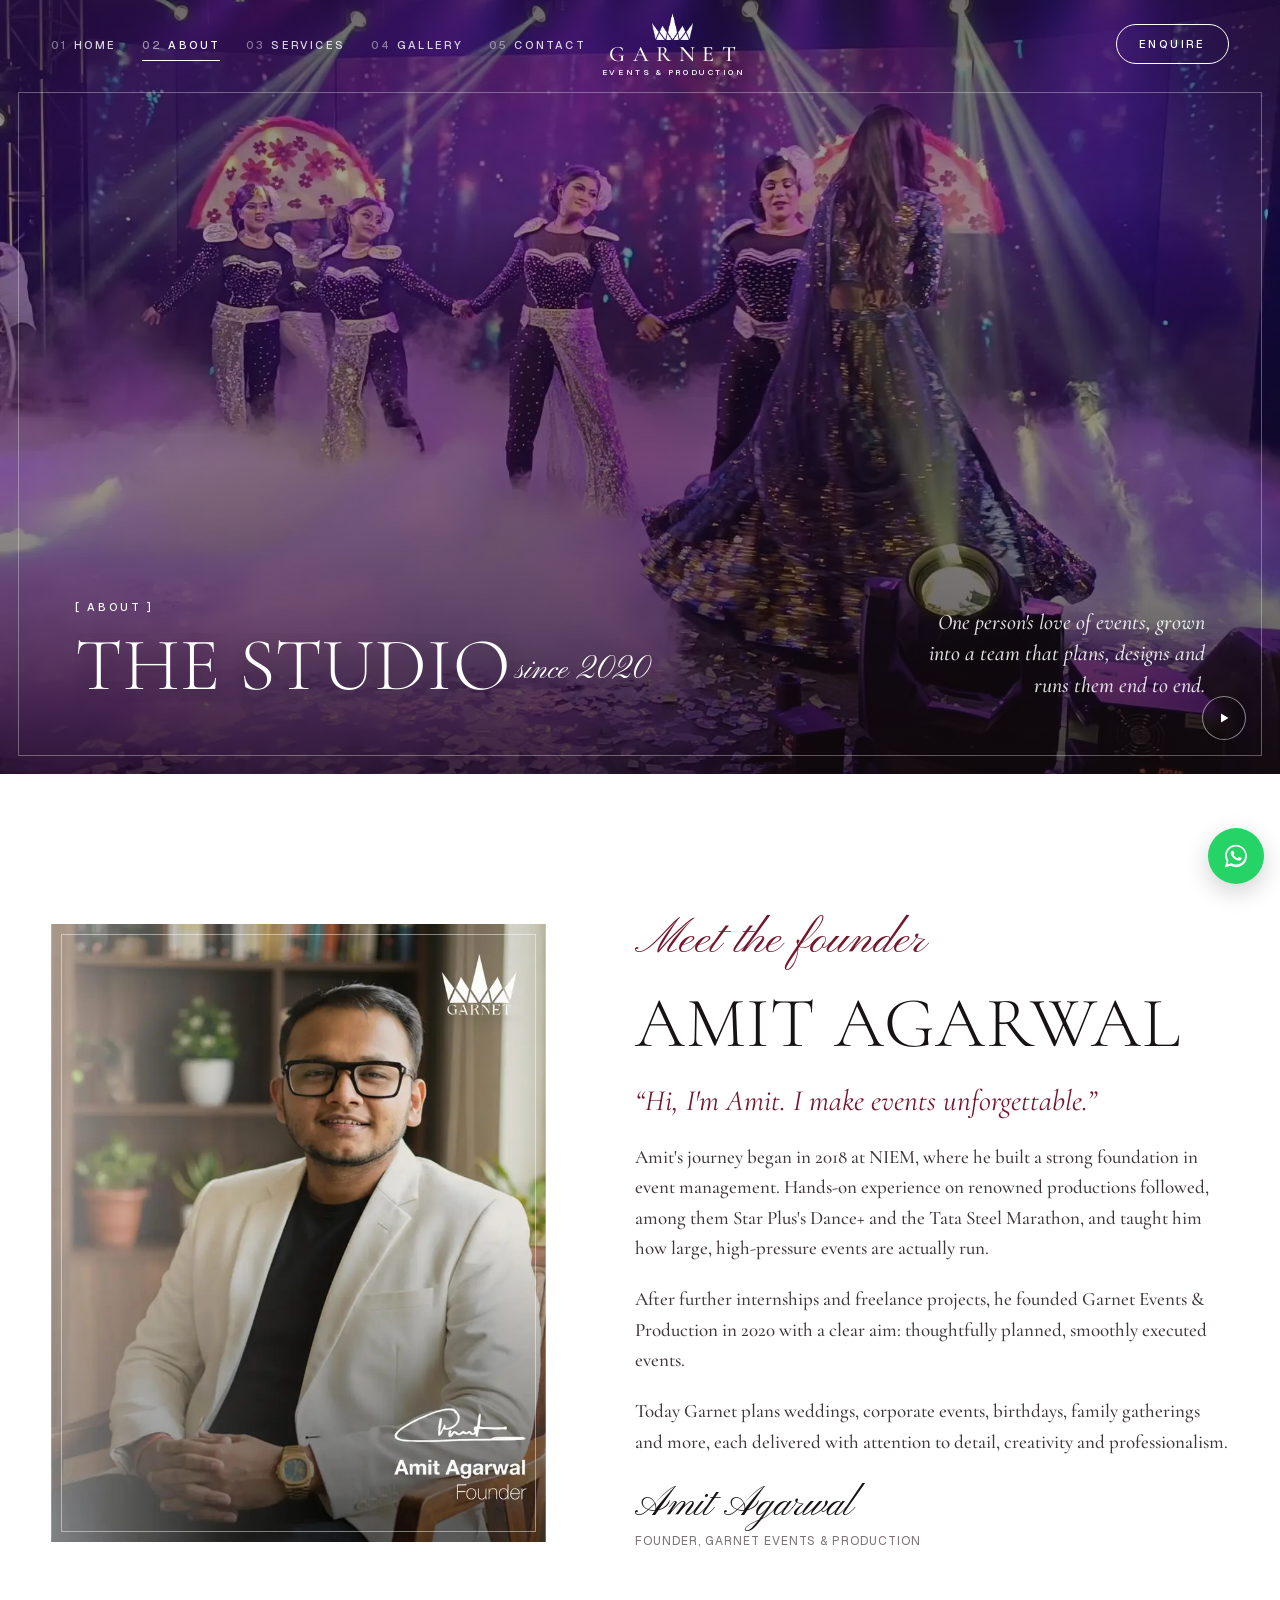
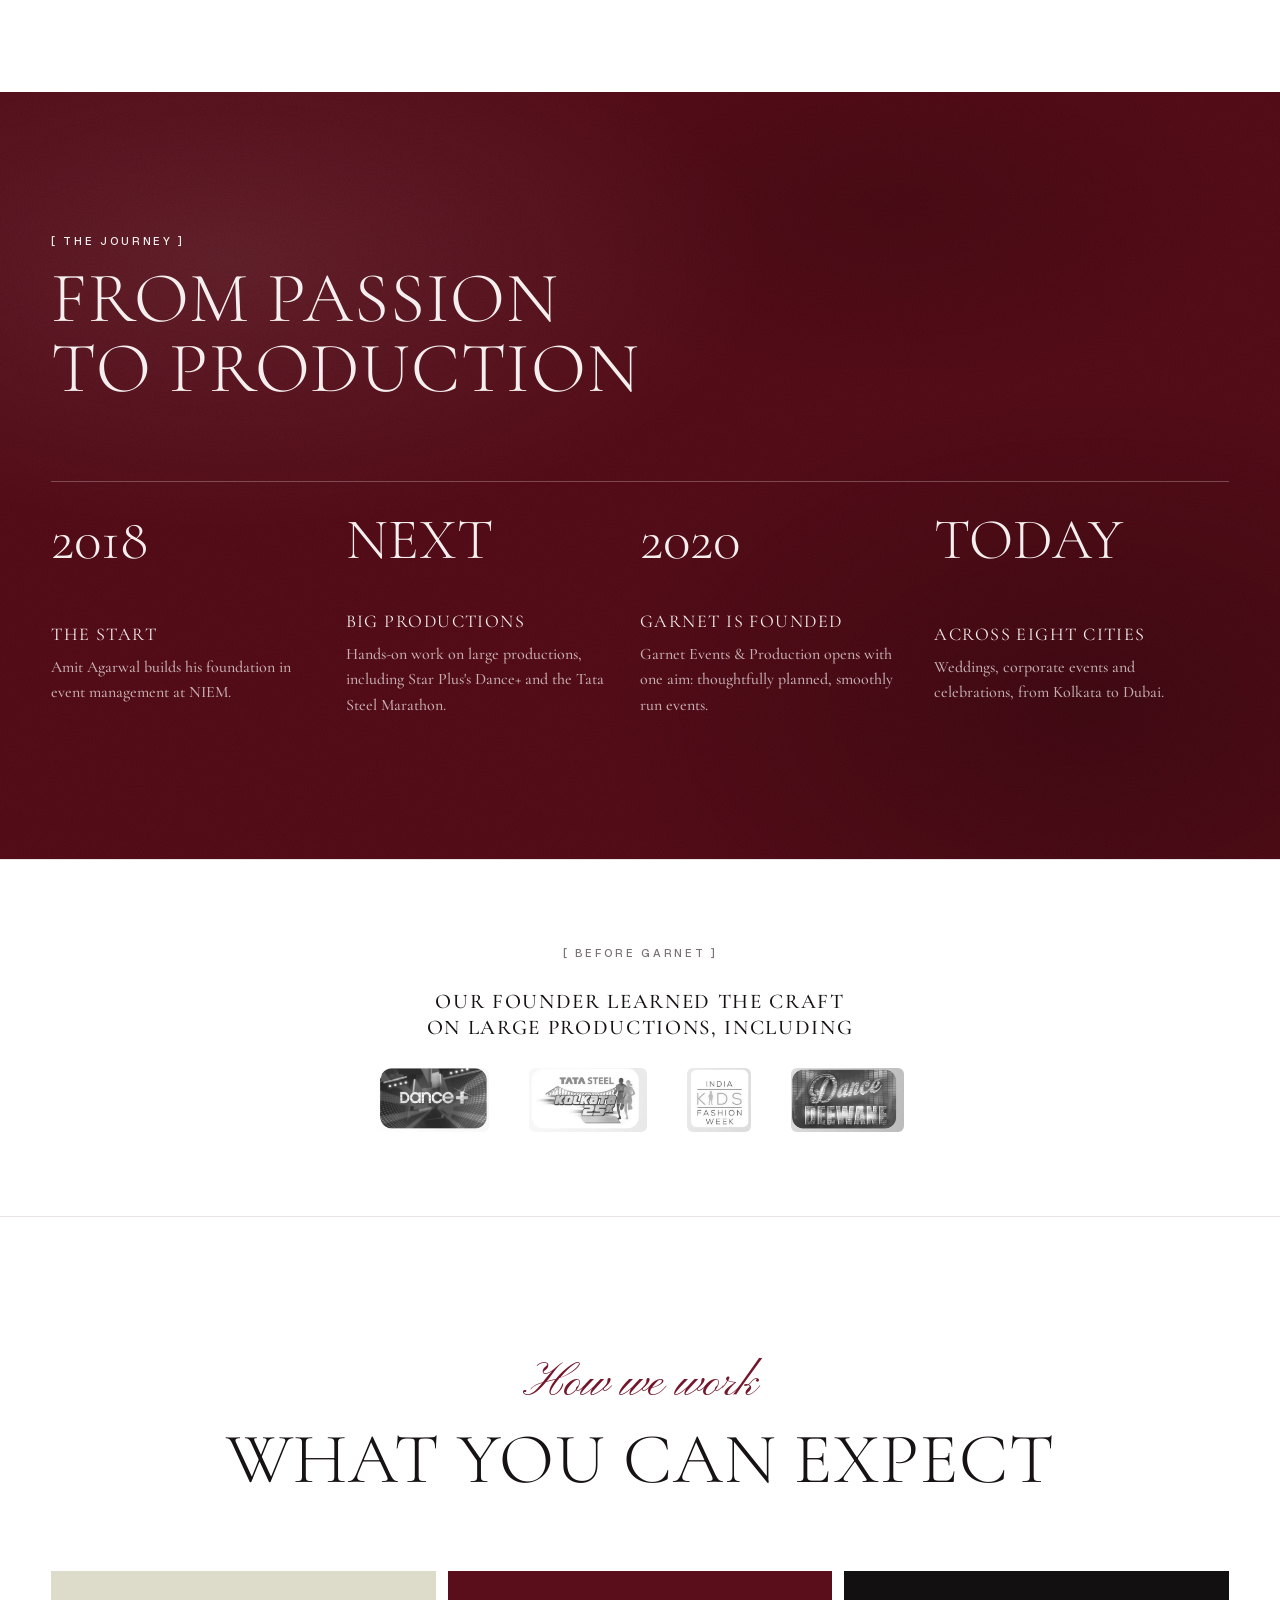
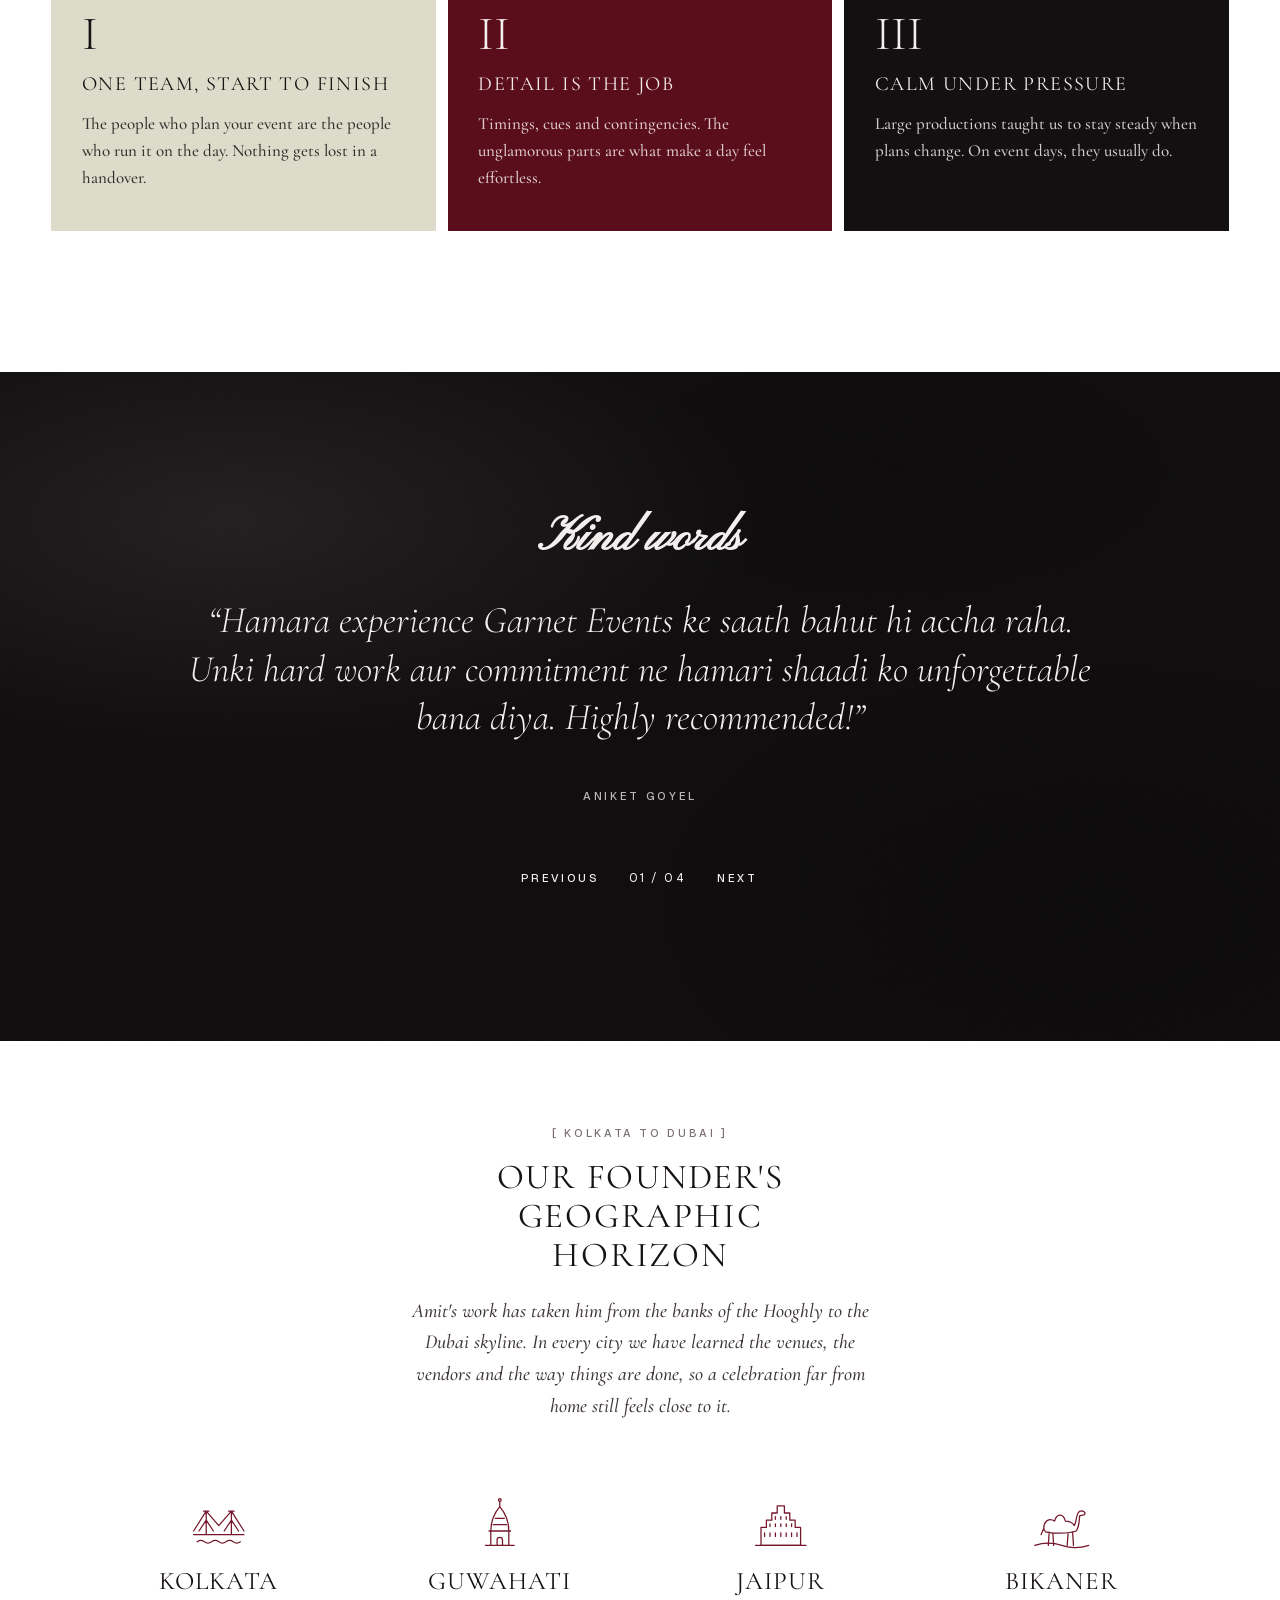
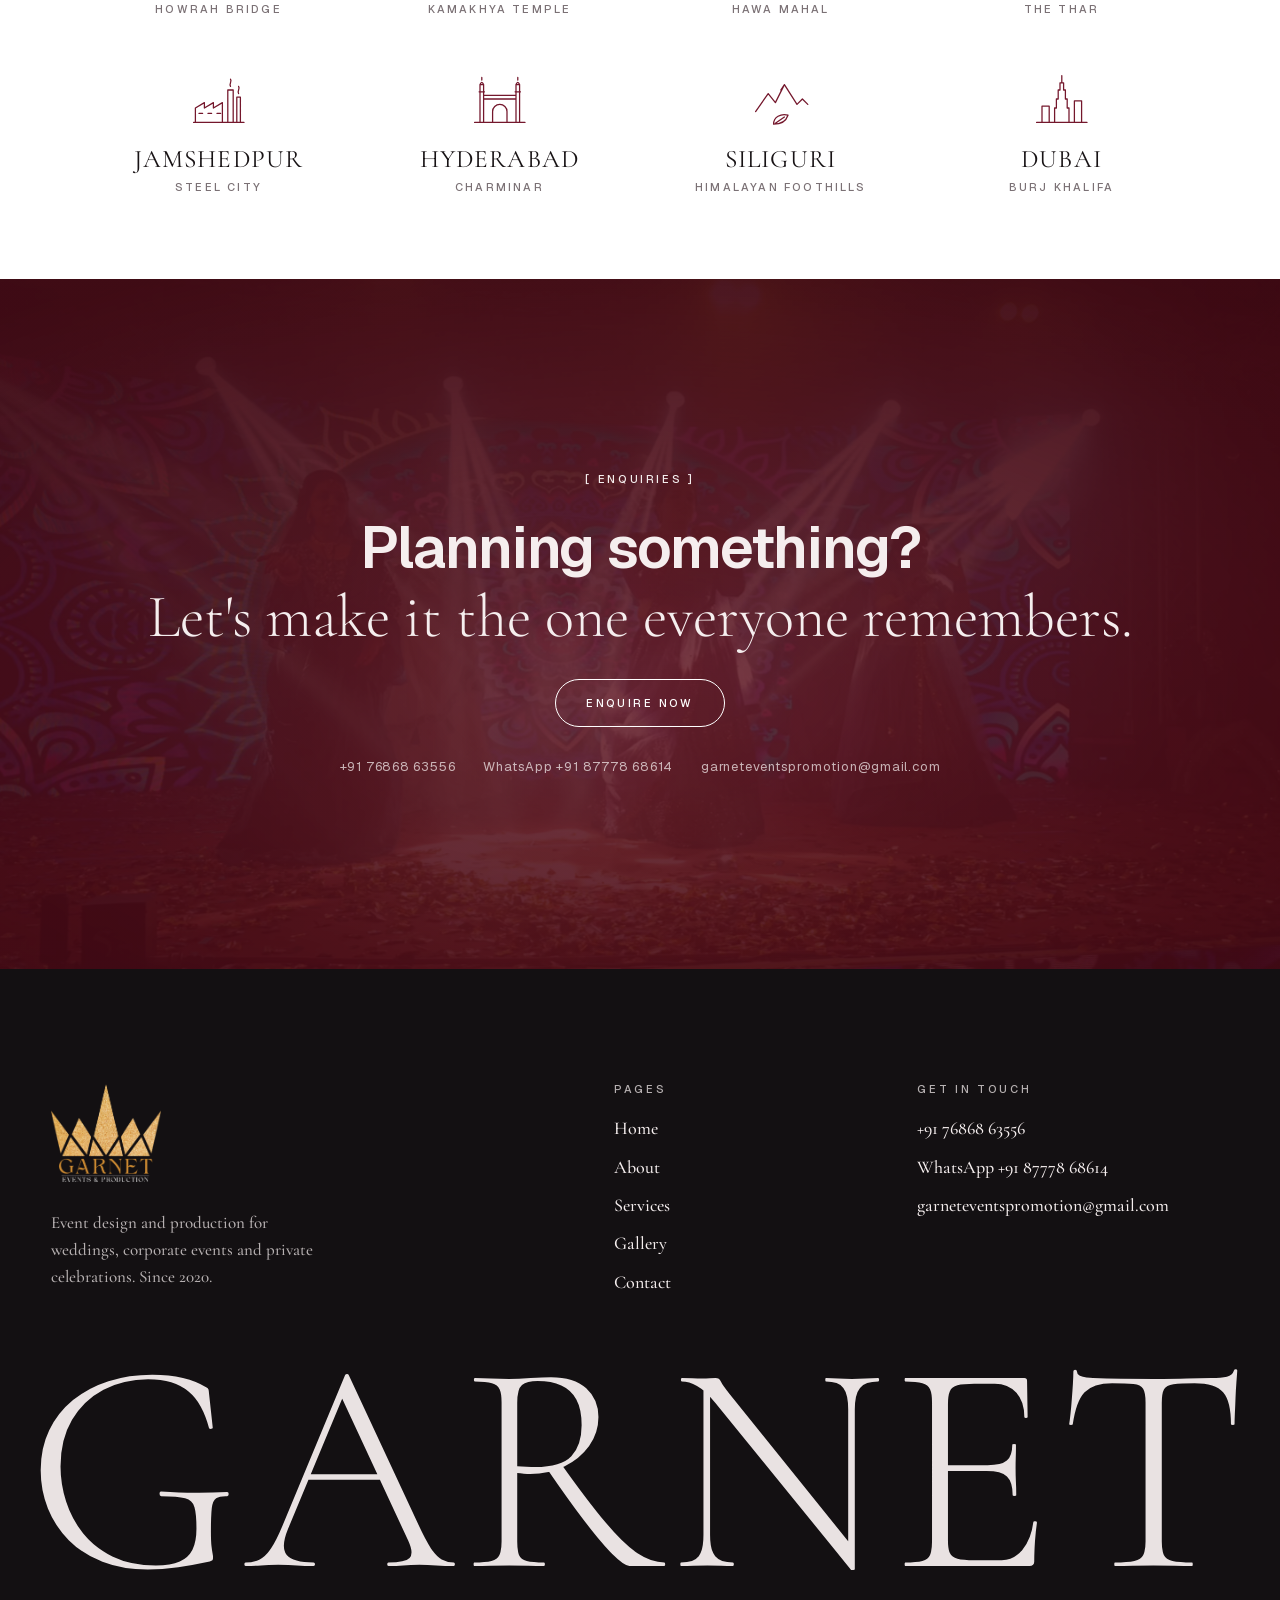
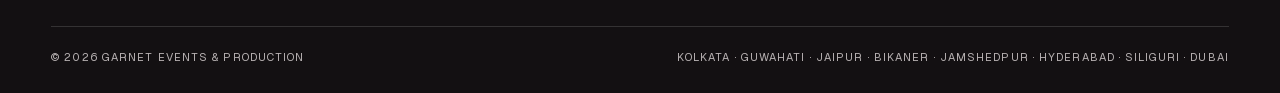
<file: about.html>
<!doctype html>
<html lang="en-IN">
<head>
<meta charset="utf-8">
<meta name="viewport" content="width=device-width, initial-scale=1, viewport-fit=cover">
<title>About | Garnet Events &amp; Production</title>
<meta name="description" content="Garnet Events &amp; Production was founded in 2020 by Amit Agarwal after years on large productions like Dance+ and the Tata Steel Marathon.">
<link rel="canonical" href="https://garnetevents.in/about.html">
<meta name="theme-color" content="#ffffff">
<meta property="og:type" content="website">
<meta property="og:site_name" content="Garnet Events &amp; Production">
<meta property="og:title" content="About | Garnet Events &amp; Production">
<meta property="og:description" content="Garnet Events &amp; Production was founded in 2020 by Amit Agarwal after years on large productions like Dance+ and the Tata Steel Marathon.">
<meta property="og:url" content="https://garnetevents.in/about.html">
<meta property="og:image" content="https://garnetevents.in/assets/img/og-image.jpg?v=98c079c9ae">
<meta property="og:image:width" content="1200">
<meta property="og:image:height" content="630">
<meta name="twitter:card" content="summary_large_image">
<link rel="icon" href="assets/img/favicon.ico?v=badb1b85e8" sizes="any">
<link rel="apple-touch-icon" href="assets/img/apple-touch-icon.png?v=831d63561b">
<link rel="preload" href="assets/fonts/cormorant-latin.woff2" as="font" type="font/woff2" crossorigin>
<link rel="preload" href="assets/fonts/geist-latin.woff2" as="font" type="font/woff2" crossorigin>
<link rel="preload" as="image" href="assets/img/about-hero-sm.webp?v=8b578fff52" media="(max-width: 899px) and (max-aspect-ratio: 1/1)">
<link rel="preload" as="image" href="assets/img/about-hero-1920.webp?v=246fdfa747" media="(min-width: 900px), (min-aspect-ratio: 1/1)">
<link rel="stylesheet" href="assets/css/site.css?v=fbf21952dd">
</head>
<body>
<a class="skip-link" href="#main">Skip to content</a>

<header class="site-header">
  <div class="wrap site-header__inner">
    <nav class="primary-nav" aria-label="Main">
      <ul>
          <li><a href="index.html"><span>01</span>Home</a></li>
          <li><a href="about.html" aria-current="page"><span>02</span>About</a></li>
          <li><a href="services.html"><span>03</span>Services</a></li>
          <li><a href="gallery.html"><span>04</span>Gallery</a></li>
          <li><a href="contact.html"><span>05</span>Contact</a></li>
      </ul>
    </nav>
    <a class="brand" href="index.html" aria-label="Garnet Events &amp; Production, home">
      <span class="brand__crown"><img class="crown-white" src="assets/img/crown-white.png?v=d5823bee39" alt="" width="247" height="162"><img class="crown-ink" src="assets/img/crown-ink.png?v=1b1a3d7c94" alt="" width="247" height="162"></span>
      <span class="brand__word">Garnet</span>
      <span class="brand__sub">Events &amp; Production</span>
    </a>
    <div class="header-actions">
      <a class="btn" href="contact.html">Enquire</a>
      <button class="menu-toggle" type="button" aria-expanded="false" aria-controls="mobile-menu" aria-label="Open menu"><span class="menu-toggle__bars"></span></button>
    </div>
  </div>
</header>

<div class="mobile-menu texture" id="mobile-menu">
  <nav aria-label="Mobile">
      <a href="index.html"><span>I</span>Home</a>
      <a href="about.html" aria-current="page"><span>II</span>About</a>
      <a href="services.html"><span>III</span>Services</a>
      <a href="gallery.html"><span>IV</span>Gallery</a>
      <a href="contact.html"><span>V</span>Contact</a>
  </nav>
  <div class="mobile-menu__foot">
    <p class="script">Let's celebrate</p>
    <div class="mobile-menu__contact">
      <a href="tel:+917686863556">+91 76868 63556</a>
      <a href="https://wa.me/918777868614" target="_blank" rel="noopener">WhatsApp +91 87778 68614</a>
      <a href="mailto:garneteventspromotion@gmail.com">garneteventspromotion@gmail.com</a>
    </div>
  </div>
</div>

<main id="main">
<section class="hero hero--inner" aria-labelledby="page-title">
  <div class="hero__media">
    <video muted loop playsinline preload="none" aria-hidden="true"
      poster="assets/img/about-hero-sm.webp?v=8b578fff52"
      data-poster-lg="assets/img/about-hero-1920.webp?v=246fdfa747"
      data-src-sm="assets/videos/about-hero-sm.mp4?v=0e158e0b07"
      data-src-lg="assets/videos/about-hero.mp4?v=75f74f4967"></video>
  </div>
  <div class="hero__frame" aria-hidden="true"></div>
  <button class="media-toggle" type="button" aria-pressed="false" aria-label="Pause background video"><svg class="icon-pause" viewBox="0 0 16 16" aria-hidden="true"><path d="M4 2h3v12H4zM9 2h3v12H9z" fill="currentColor"/></svg><svg class="icon-play" viewBox="0 0 16 16" aria-hidden="true"><path d="M4 2l10 6-10 6z" fill="currentColor"/></svg></button>
  <div class="wrap hero__content">
    <div class="hero__row">
      <div>
        <p class="eyebrow fade" style="margin-bottom:18px">[ About ]</p>
        <h1 id="page-title" class="hero__title"><span class="rise"><span>The studio<span class="script">since 2020</span></span></span></h1>
      </div>
      <p class="hero__lead fade" style="--d:2">One person's love of events, grown into a team that plans, designs and runs them end to end.</p>
    </div>
  </div>
</section>

<section class="sec" id="founder" aria-labelledby="founder-title">
  <div class="wrap founder">
    <div class="founder__img" data-reveal="mask"><img src="assets/img/founder-amit-987.webp?v=2d5f50d8dc" srcset="assets/img/founder-amit-800.webp?v=caf190112a 800w, assets/img/founder-amit-987.webp?v=2d5f50d8dc 987w" sizes="(min-width: 900px) 42vw, 100vw" width="987" height="1200" alt="Amit Agarwal, founder of Garnet Events &amp; Production" loading="lazy" decoding="async"></div>
    <div class="founder__body" data-reveal>
      <p class="script-head">Meet the founder</p>
      <h2 id="founder-title" class="caps-l">Amit Agarwal</h2>
      <p class="founder__quote">“Hi, I'm Amit. I make events unforgettable.”</p>
      <div class="prose">
        <p>Amit's journey began in 2018 at NIEM, where he built a strong foundation in event management. Hands-on experience on renowned productions followed, among them Star Plus's Dance+ and the Tata Steel Marathon, and taught him how large, high-pressure events are actually run.</p>
        <p>After further internships and freelance projects, he founded Garnet Events &amp; Production in 2020 with a clear aim: thoughtfully planned, smoothly executed events.</p>
        <p>Today Garnet plans weddings, corporate events, birthdays, family gatherings and more, each delivered with attention to detail, creativity and professionalism.</p>
      </div>
      <p class="founder__sign"><span class="script">Amit Agarwal</span><span class="tiny muted">Founder, Garnet Events &amp; Production</span></p>
    </div>
  </div>
</section>

<section class="sec sec--garnet texture" aria-labelledby="journey-title">
  <div class="wrap">
    <div class="sec-head sec-head--left" data-reveal>
      <p class="eyebrow">[ The journey ]</p>
      <h2 id="journey-title" class="caps-l">From passion<br>to production</h2>
    </div>
    <ol class="timeline">
      <li data-reveal style="--d:0"><span class="timeline__when">2018</span><div><h3>The start</h3><p>Amit Agarwal builds his foundation in event management at NIEM.</p></div></li>
      <li data-reveal style="--d:1"><span class="timeline__when">Next</span><div><h3>Big productions</h3><p>Hands-on work on large productions, including Star Plus's Dance+ and the Tata Steel Marathon.</p></div></li>
      <li data-reveal style="--d:2"><span class="timeline__when">2020</span><div><h3>Garnet is founded</h3><p>Garnet Events & Production opens with one aim: thoughtfully planned, smoothly run events.</p></div></li>
      <li data-reveal style="--d:3"><span class="timeline__when">Today</span><div><h3>Across eight cities</h3><p>Weddings, corporate events and celebrations, from Kolkata to Dubai.</p></div></li>
    </ol>
  </div>
</section>

<section class="sec sec--tight sec--rule" aria-labelledby="credits-title">
  <div class="wrap credits" data-reveal>
    <p class="eyebrow muted">[ Before Garnet ]</p>
    <h2 id="credits-title" class="caps-s" style="max-width:44ch">Our founder learned the craft on large productions, including</h2>
    <ul class="credits__logos">
        <li><img src="assets/img/credit-danceplus.webp?v=32f9a42b4e" alt="Dance+" width="425" height="240" loading="lazy" decoding="async"></li>
        <li><img src="assets/img/credit-tatasteel.webp?v=cb02ab6fdd" alt="Tata Steel Kolkata 25K" width="440" height="240" loading="lazy" decoding="async"></li>
        <li><img src="assets/img/credit-kidsfashion.webp?v=b6a84dbb0b" alt="India Kids Fashion Week" width="240" height="240" loading="lazy" decoding="async"></li>
        <li><img src="assets/img/credit-dancedeewane.webp?v=cd03e6c846" alt="Dance Deewane" width="426" height="240" loading="lazy" decoding="async"></li>
    </ul>
  </div>
</section>

<section class="sec sec--rule" aria-labelledby="values-title">
  <div class="wrap">
    <div class="sec-head" data-reveal>
      <p class="script-head">How we work</p>
      <h2 id="values-title" class="caps-l">What you can expect</h2>
    </div>
    <div class="cards3">
      <div class="card card--sage" data-reveal style="--d:0"><span class="card__num">I</span><h3>One team, start to finish</h3><p>The people who plan your event are the people who run it on the day. Nothing gets lost in a handover.</p></div>
      <div class="card card--garnet" data-reveal style="--d:1"><span class="card__num">II</span><h3>Detail is the job</h3><p>Timings, cues and contingencies. The unglamorous parts are what make a day feel effortless.</p></div>
      <div class="card card--black" data-reveal style="--d:2"><span class="card__num">III</span><h3>Calm under pressure</h3><p>Large productions taught us to stay steady when plans change. On event days, they usually do.</p></div>
    </div>
  </div>
</section>

<section class="sec sec--black texture" aria-labelledby="quotes-title">
  <div class="wrap quotes" data-quotes>
    <h2 id="quotes-title" class="script-head" data-reveal>Kind words</h2>
    <div class="quotes__stage" aria-live="polite">
        <figure class="quote is-active"><blockquote><p>“Hamara experience Garnet Events ke saath bahut hi accha raha. Unki hard work aur commitment ne hamari shaadi ko unforgettable bana diya. Highly recommended!”</p></blockquote><figcaption>Aniket Goyel</figcaption></figure>
        <figure class="quote"><blockquote><p>“From start to finish, Team Garnet exceeded our expectations. Their professionalism and creativity made our special day absolutely magical. Thank you!”</p></blockquote><figcaption>Namrata Garg</figcaption></figure>
        <figure class="quote"><blockquote><p>“Aplog ki dedication aur creativity ne hamari betiya ki wedding ko ekdum magical bana diya. Amit you are fantastic, aur humari expectations ko exceed kar diya!”</p></blockquote><figcaption>Lokesh Agarwal</figcaption></figure>
        <figure class="quote"><blockquote><p>“Thank you so much Team for the amazing events you guys did. Everyone told that the decor was amazing in all the events. You did everything from your heart and selflessly. … Special thanks to Amit Bhaiya, you are amazing!”</p></blockquote><figcaption>Roshni Jain</figcaption></figure>
    </div>
    <div class="quotes__nav">
      <button class="rail__btn" type="button" data-q-prev>Previous</button>
      <span class="quotes__count" data-q-count>01 / 04</span>
      <button class="rail__btn" type="button" data-q-next>Next</button>
    </div>
  </div>
</section>

<section class="sec sec--tight horizon" aria-labelledby="cities-title">
  <div class="wrap center">
    <div data-reveal>
      <p class="eyebrow muted">[ Kolkata to Dubai ]</p>
      <h2 id="cities-title" class="caps-m horizon__title">Our founder's geographic horizon</h2>
      <p class="horizon__lead">Amit's work has taken him from the banks of the Hooghly to the Dubai skyline. In every city we have learned the venues, the vendors and the way things are done, so a celebration far from home still feels close to it.</p>
    </div>
    <ul class="horizon__grid">
      <li class="horizon__city" data-reveal style="--d:0">
        <svg viewBox="0 0 64 64" aria-hidden="true"><path d="M4 44h56M18 44V18m28 26V18M15 18h6m22 0h6M18 18 4 40m14-22 14 16m14-16L32 34m14-16 14 22M18 28l-8 12m8-12 8 12m20-12-8 12m8-12 8 12"/><path d="M8 52q4-3 8 0t8 0 8 0 8 0 8 0 8 0"/></svg>
        <span class="horizon__name">Kolkata</span><span class="horizon__mark">Howrah Bridge</span>
      </li>
      <li class="horizon__city" data-reveal style="--d:1">
        <svg viewBox="0 0 64 64" aria-hidden="true"><path d="M16 56h32M22 56V40m20 16V40M20 40h24M22 40c0-11 4-20 10-27 6 7 10 16 10 27M24.5 33h15M27 26h10M32 13V7"/><circle cx="32" cy="5.5" r="1.5"/><path d="M29 56v-6a3 3 0 0 1 6 0v6"/></svg>
        <span class="horizon__name">Guwahati</span><span class="horizon__mark">Kamakhya Temple</span>
      </li>
      <li class="horizon__city" data-reveal style="--d:2">
        <svg viewBox="0 0 64 64" aria-hidden="true"><path d="M10 56V36h6v-8h6v-8h6v-8h8v8h6v8h6v8h6v20z"/><path d="M14 42v4m6-4v4m6-4v4m6-4v4m6-4v4m6-4v4m6-4v4M20 32v3m6-3v3m6-3v3m6-3v3m6-3v3M26 24v3m6-3v3m6-3v3M4 56h56"/></svg>
        <span class="horizon__name">Jaipur</span><span class="horizon__mark">Hawa Mahal</span>
      </li>
      <li class="horizon__city" data-reveal style="--d:3">
        <svg viewBox="0 0 64 64" aria-hidden="true"><path d="M12 37c0-8 6-12 12-8 2-9 10-9 12 0 4 0 8 2 10 5 2-4 2-10 4-14 2-3 6-3 8 0l-1 2-5 1c-1 5 0 11-4 17-8 3-28 3-34 1-1-1-2-2-2-4zm0 0-3 7m9-3-1 15m5-14 1 14m16-14-1 14m6-15 1 15"/><path d="M2 56q15-5 30 0t30 0"/></svg>
        <span class="horizon__name">Bikaner</span><span class="horizon__mark">The Thar</span>
      </li>
      <li class="horizon__city" data-reveal style="--d:0">
        <svg viewBox="0 0 64 64" aria-hidden="true"><path d="M4 56h56M6 56V40l10-6v6l10-6v6l10-6v22M42 56V20h6v36m4 0V28h4v28M45 16c-2-3 2-5 0-8m9 16c-2-3 2-5 0-8M10 46h4m6 0h4m6 0h4"/></svg>
        <span class="horizon__name">Jamshedpur</span><span class="horizon__mark">Steel City</span>
      </li>
      <li class="horizon__city" data-reveal style="--d:1">
        <svg viewBox="0 0 64 64" aria-hidden="true"><path d="M14 56V30h36v26M24 56V44a8 8 0 0 1 16 0v12M10 56V14h4v42m36 0V14h4v42M10 14q2-5 4 0m36 0q2-5 4 0M12 9V6m40 3V6M9 22h6m34 0h6M14 26h36M4 56h56"/></svg>
        <span class="horizon__name">Hyderabad</span><span class="horizon__mark">Charminar</span>
      </li>
      <li class="horizon__city" data-reveal style="--d:2">
        <svg viewBox="0 0 64 64" aria-hidden="true"><path d="m4 44 14-20 8 10 10-20 14 22 6-6 6 6M32 20l4-6 4 6"/><path d="M24 58c0-8 8-12 16-10-2 6-8 10-16 10zm2-1 10-7"/></svg>
        <span class="horizon__name">Siliguri</span><span class="horizon__mark">Himalayan foothills</span>
      </li>
      <li class="horizon__city" data-reveal style="--d:3">
        <svg viewBox="0 0 64 64" aria-hidden="true"><path d="M32 4v8m-2 0h4v8h2v10h2v10h2v16H24V40h2V30h2V20h2zM10 56V38h8v18m28 0V32h8v24M4 56h56"/></svg>
        <span class="horizon__name">Dubai</span><span class="horizon__mark">Burj Khalifa</span>
      </li>
    </ul>
  </div>
</section>

<section class="cta" aria-labelledby="cta-title">
  <div class="cta__bg" aria-hidden="true"><picture><source type="image/avif" srcset="assets/img/led-stage-640.avif?v=6542c0db8b 640w, assets/img/led-stage-1080.avif?v=7ce601904d 1080w, assets/img/led-stage-1600.avif?v=bc06a9dac2 1600w, assets/img/led-stage-2400.avif?v=94c69e1a5c 2400w" sizes="100vw"><img src="assets/img/led-stage-1080.webp?v=0b787b6bc5" srcset="assets/img/led-stage-640.webp?v=c1ed792e94 640w, assets/img/led-stage-1080.webp?v=0b787b6bc5 1080w, assets/img/led-stage-1600.webp?v=ff9da953bb 1600w, assets/img/led-stage-2400.webp?v=7d088b9841 2400w" sizes="100vw" width="2400" height="1350" alt="" loading="lazy" decoding="async" data-parallax></picture></div>
  <div class="wrap">
    <p class="eyebrow" data-reveal>[ Enquiries ]</p>
    <h2 id="cta-title" class="cta__title" data-reveal style="--d:1">
      <span class="sans">Planning something?</span>
      <span class="serif">Let's make it the one everyone remembers.</span>
    </h2>
    <a class="btn btn--light" href="contact.html" data-reveal style="--d:2">Enquire now</a>
    <p class="cta__links" data-reveal style="--d:3">
      <a href="tel:+917686863556">+91 76868 63556</a>
      <a href="https://wa.me/918777868614" target="_blank" rel="noopener">WhatsApp +91 87778 68614</a>
      <a href="mailto:garneteventspromotion@gmail.com">garneteventspromotion@gmail.com</a>
    </p>
  </div>
</section>
</main>

<footer class="site-footer">
  <div class="wrap">
    <div class="footer-top">
      <div class="footer-brand">
        <img src="assets/img/logo-nav-dark.png?v=6eb53dd26e" alt="Garnet Events &amp; Production" width="247" height="220" loading="lazy">
        <p>Event design and production for weddings, corporate events and private celebrations. Since 2020.</p>
      </div>
      <div class="footer-col">
        <h2>Pages</h2>
        <ul>
          <li><a href="index.html">Home</a></li>
          <li><a href="about.html">About</a></li>
          <li><a href="services.html">Services</a></li>
          <li><a href="gallery.html">Gallery</a></li>
          <li><a href="contact.html">Contact</a></li>
        </ul>
      </div>
      <div class="footer-col">
        <h2>Get in touch</h2>
        <ul>
          <li><a href="tel:+917686863556">+91 76868 63556</a></li>
          <li><a href="https://wa.me/918777868614" target="_blank" rel="noopener">WhatsApp +91 87778 68614</a></li>
          <li><a href="mailto:garneteventspromotion@gmail.com">garneteventspromotion@gmail.com</a></li>
        </ul>
      </div>
    </div>
  </div>
  <p class="footer-word" aria-hidden="true">Garnet</p>
  <div class="wrap">
    <div class="footer-bottom">
      <span>© <span data-year>2026</span> Garnet Events &amp; Production</span>
      <span>Kolkata · Guwahati · Jaipur · Bikaner · Jamshedpur · Hyderabad · Siliguri · Dubai</span>
    </div>
  </div>
</footer>

<a class="wa-fab" href="https://wa.me/918777868614" target="_blank" rel="noopener" aria-label="Chat with us on WhatsApp"><svg viewBox="0 0 32 32" fill="currentColor" aria-hidden="true"><path d="M16 3C9 3 3.5 8.5 3.5 15.5c0 2.4.7 4.7 1.9 6.7L3 29l7-1.8c1.9 1 4 1.6 6 1.6 7 0 12.5-5.5 12.5-12.5S23 3 16 3zm0 22.8c-1.8 0-3.6-.5-5.1-1.4l-.4-.2-4.2 1.1 1.1-4.1-.2-.4c-1-1.6-1.5-3.4-1.5-5.3C5.5 9.6 10.2 5 16 5s10.5 4.7 10.5 10.5S21.8 25.8 16 25.8zm5.8-7.9c-.3-.2-1.9-.9-2.1-1-.3-.1-.5-.2-.7.2-.2.3-.8 1-.9 1.2-.2.2-.3.2-.6.1-.3-.2-1.3-.5-2.5-1.5-.9-.8-1.5-1.8-1.7-2.1-.2-.3 0-.5.1-.6l.4-.5c.2-.2.2-.3.3-.5.1-.2 0-.4 0-.5l-1-2.3c-.3-.6-.5-.5-.7-.5h-.6c-.2 0-.5.1-.8.4-.3.3-1 1-1 2.5s1.1 2.9 1.2 3.1c.2.2 2.1 3.3 5.2 4.6.7.3 1.3.5 1.7.6.7.2 1.4.2 1.9.1.6-.1 1.9-.8 2.1-1.5.3-.8.3-1.4.2-1.5-.1-.2-.3-.2-.6-.4z"/></svg></a>

<script src="assets/js/site.js?v=980c5f15e5" defer></script>
</body>
</html>
</file>
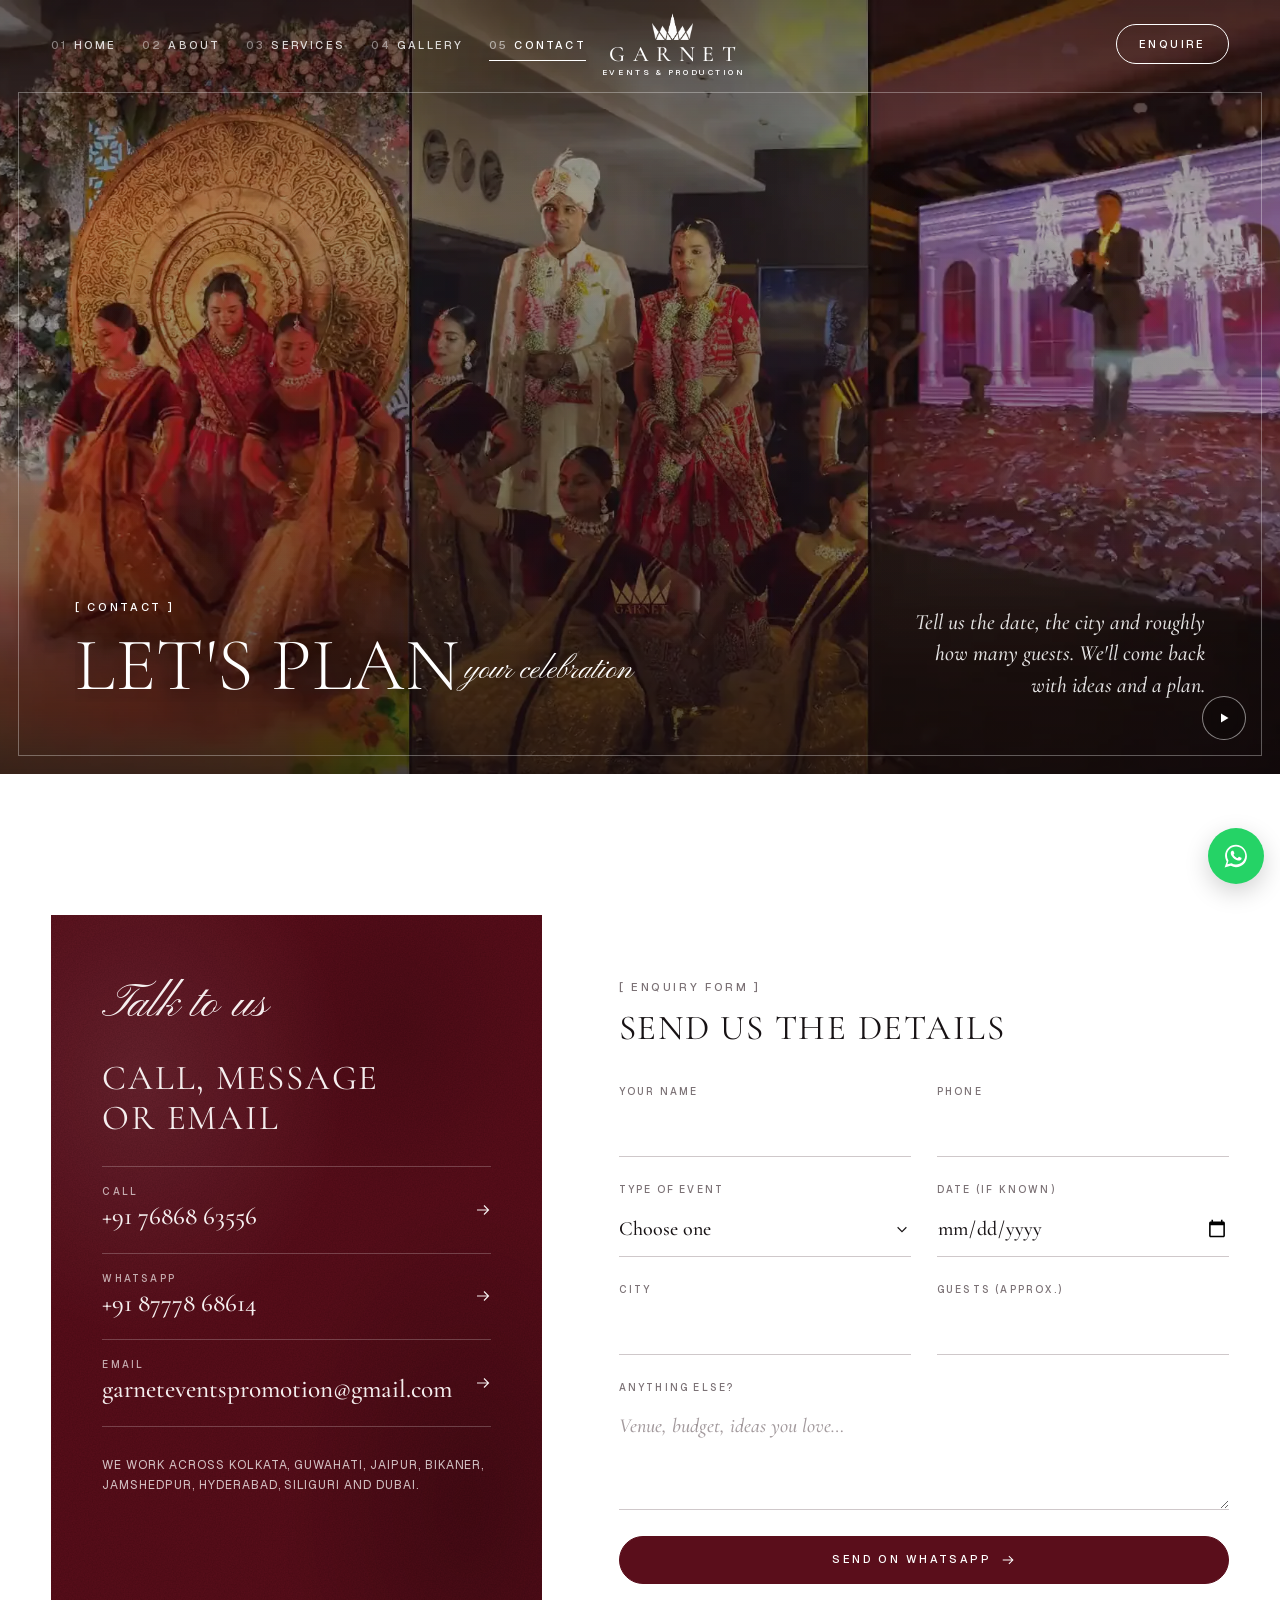
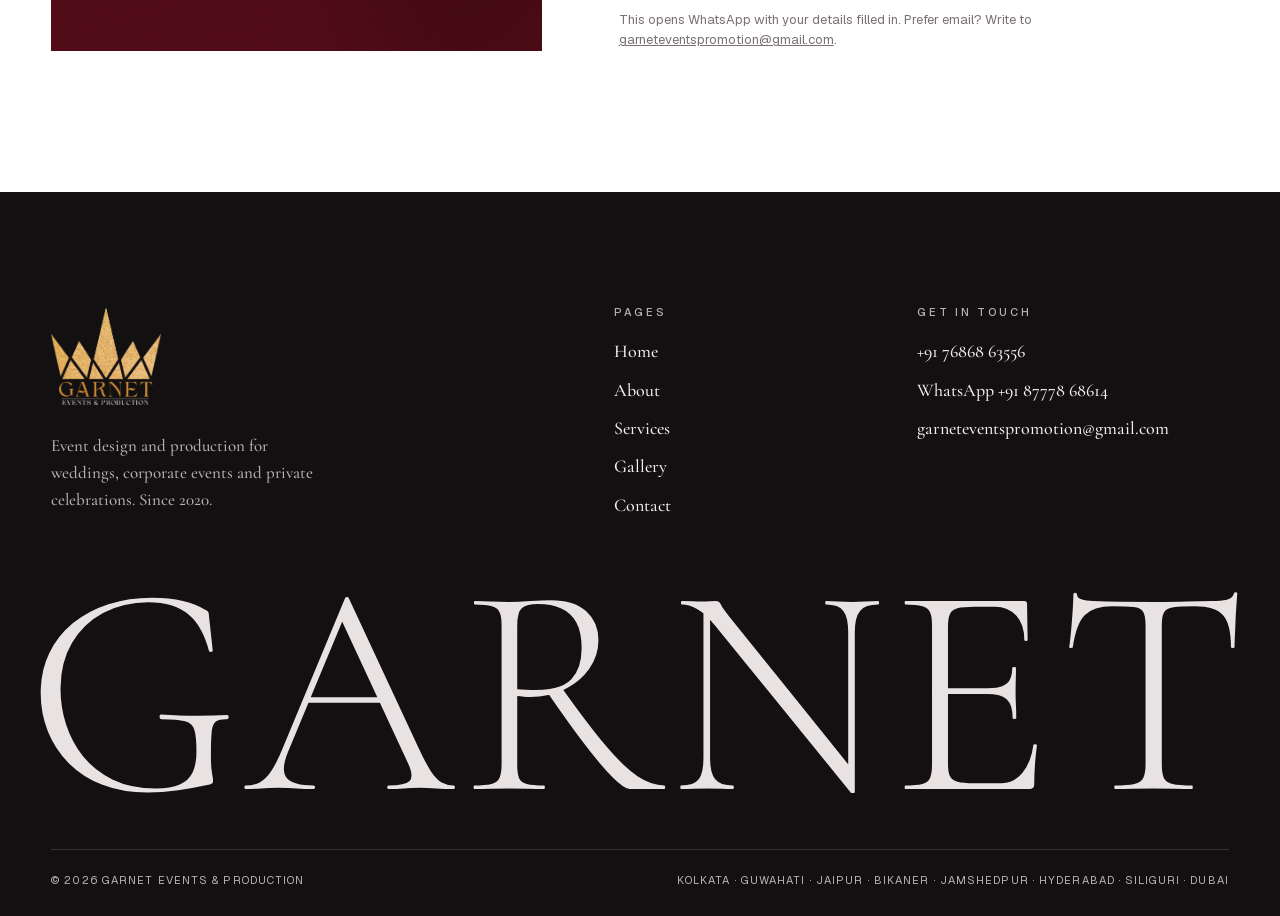
<file: contact.html>
<!doctype html>
<html lang="en-IN">
<head>
<meta charset="utf-8">
<meta name="viewport" content="width=device-width, initial-scale=1, viewport-fit=cover">
<title>Contact | Garnet Events &amp; Production</title>
<meta name="description" content="Plan your wedding, corporate event or celebration with Garnet Events &amp; Production. Call +91 76868 63556, WhatsApp +91 87778 68614 or email garneteventspromotion@gmail.com.">
<link rel="canonical" href="https://garnetevents.in/contact.html">
<meta name="theme-color" content="#ffffff">
<meta property="og:type" content="website">
<meta property="og:site_name" content="Garnet Events &amp; Production">
<meta property="og:title" content="Contact | Garnet Events &amp; Production">
<meta property="og:description" content="Plan your wedding, corporate event or celebration with Garnet Events &amp; Production. Call +91 76868 63556, WhatsApp +91 87778 68614 or email garneteventspromotion@gmail.com.">
<meta property="og:url" content="https://garnetevents.in/contact.html">
<meta property="og:image" content="https://garnetevents.in/assets/img/og-image.jpg?v=98c079c9ae">
<meta property="og:image:width" content="1200">
<meta property="og:image:height" content="630">
<meta name="twitter:card" content="summary_large_image">
<link rel="icon" href="assets/img/favicon.ico?v=badb1b85e8" sizes="any">
<link rel="apple-touch-icon" href="assets/img/apple-touch-icon.png?v=831d63561b">
<link rel="preload" href="assets/fonts/cormorant-latin.woff2" as="font" type="font/woff2" crossorigin>
<link rel="preload" href="assets/fonts/geist-latin.woff2" as="font" type="font/woff2" crossorigin>
<link rel="preload" as="image" href="assets/img/contact-hero-sm.webp?v=16788281da" media="(max-width: 899px) and (max-aspect-ratio: 1/1)">
<link rel="preload" as="image" href="assets/img/contact-hero-1920.webp?v=400f6e64a1" media="(min-width: 900px), (min-aspect-ratio: 1/1)">
<link rel="stylesheet" href="assets/css/site.css?v=fbf21952dd">
</head>
<body>
<a class="skip-link" href="#main">Skip to content</a>

<header class="site-header">
  <div class="wrap site-header__inner">
    <nav class="primary-nav" aria-label="Main">
      <ul>
          <li><a href="index.html"><span>01</span>Home</a></li>
          <li><a href="about.html"><span>02</span>About</a></li>
          <li><a href="services.html"><span>03</span>Services</a></li>
          <li><a href="gallery.html"><span>04</span>Gallery</a></li>
          <li><a href="contact.html" aria-current="page"><span>05</span>Contact</a></li>
      </ul>
    </nav>
    <a class="brand" href="index.html" aria-label="Garnet Events &amp; Production, home">
      <span class="brand__crown"><img class="crown-white" src="assets/img/crown-white.png?v=d5823bee39" alt="" width="247" height="162"><img class="crown-ink" src="assets/img/crown-ink.png?v=1b1a3d7c94" alt="" width="247" height="162"></span>
      <span class="brand__word">Garnet</span>
      <span class="brand__sub">Events &amp; Production</span>
    </a>
    <div class="header-actions">
      <a class="btn" href="contact.html">Enquire</a>
      <button class="menu-toggle" type="button" aria-expanded="false" aria-controls="mobile-menu" aria-label="Open menu"><span class="menu-toggle__bars"></span></button>
    </div>
  </div>
</header>

<div class="mobile-menu texture" id="mobile-menu">
  <nav aria-label="Mobile">
      <a href="index.html"><span>I</span>Home</a>
      <a href="about.html"><span>II</span>About</a>
      <a href="services.html"><span>III</span>Services</a>
      <a href="gallery.html"><span>IV</span>Gallery</a>
      <a href="contact.html" aria-current="page"><span>V</span>Contact</a>
  </nav>
  <div class="mobile-menu__foot">
    <p class="script">Let's celebrate</p>
    <div class="mobile-menu__contact">
      <a href="tel:+917686863556">+91 76868 63556</a>
      <a href="https://wa.me/918777868614" target="_blank" rel="noopener">WhatsApp +91 87778 68614</a>
      <a href="mailto:garneteventspromotion@gmail.com">garneteventspromotion@gmail.com</a>
    </div>
  </div>
</div>

<main id="main">
<section class="hero hero--inner" aria-labelledby="page-title">
  <div class="hero__media">
    <video muted loop playsinline preload="none" aria-hidden="true"
      poster="assets/img/contact-hero-sm.webp?v=16788281da"
      data-poster-lg="assets/img/contact-hero-1920.webp?v=400f6e64a1"
      data-src-sm="assets/videos/contact-hero-sm.mp4?v=3f89da1b1c"
      data-src-lg="assets/videos/contact-hero.mp4?v=1765fc67ce"></video>
  </div>
  <div class="hero__frame" aria-hidden="true"></div>
  <button class="media-toggle" type="button" aria-pressed="false" aria-label="Pause background video"><svg class="icon-pause" viewBox="0 0 16 16" aria-hidden="true"><path d="M4 2h3v12H4zM9 2h3v12H9z" fill="currentColor"/></svg><svg class="icon-play" viewBox="0 0 16 16" aria-hidden="true"><path d="M4 2l10 6-10 6z" fill="currentColor"/></svg></button>
  <div class="wrap hero__content">
    <div class="hero__row">
      <div>
        <p class="eyebrow fade" style="margin-bottom:18px">[ Contact ]</p>
        <h1 id="page-title" class="hero__title"><span class="rise"><span>Let's plan<span class="script">your celebration</span></span></span></h1>
      </div>
      <p class="hero__lead fade" style="--d:2">Tell us the date, the city and roughly how many guests. We'll come back with ideas and a plan.</p>
    </div>
  </div>
</section>

<section class="sec" aria-labelledby="enquire-title">
  <div class="wrap contact">
    <div class="contact__panel sec--garnet texture" style="position:relative" data-reveal>
      <p class="script-head">Talk to us</p>
      <h2 class="caps-m">Call, message<br>or email</h2>
      <div class="channels">
        <a class="channel" href="tel:+917686863556"><span class="channel__label">Call</span><span class="channel__value">+91 76868 63556</span><svg viewBox="0 0 16 16" fill="none" aria-hidden="true"><path d="M2 8h11M9 3.5 13.5 8 9 12.5" stroke="currentColor" stroke-width="1.2"/></svg></a>
        <a class="channel" href="https://wa.me/918777868614" target="_blank" rel="noopener"><span class="channel__label">WhatsApp</span><span class="channel__value">+91 87778 68614</span><svg viewBox="0 0 16 16" fill="none" aria-hidden="true"><path d="M2 8h11M9 3.5 13.5 8 9 12.5" stroke="currentColor" stroke-width="1.2"/></svg></a>
        <a class="channel" href="mailto:garneteventspromotion@gmail.com"><span class="channel__label">Email</span><span class="channel__value">garneteventspromotion@gmail.com</span><svg viewBox="0 0 16 16" fill="none" aria-hidden="true"><path d="M2 8h11M9 3.5 13.5 8 9 12.5" stroke="currentColor" stroke-width="1.2"/></svg></a>
      </div>
      <p class="tiny" style="opacity:.8">We work across Kolkata, Guwahati, Jaipur, Bikaner, Jamshedpur, Hyderabad, Siliguri and Dubai.</p>
    </div>
    <div class="contact__form" data-reveal style="--d:1">
      <p class="eyebrow muted">[ Enquiry form ]</p>
      <h2 id="enquire-title" class="caps-m" style="margin:14px 0 36px">Send us the details</h2>
      <form class="form" id="enquiry-form" data-whatsapp="918777868614" novalidate>
        <div class="form__row">
          <div class="field"><label for="f-name">Your name</label><input id="f-name" name="name" autocomplete="name" required></div>
          <div class="field"><label for="f-phone">Phone</label><input id="f-phone" name="phone" type="tel" autocomplete="tel" inputmode="tel" required></div>
        </div>
        <div class="form__row">
          <div class="field"><label for="f-event">Type of event</label><select id="f-event" name="event" required><option value="">Choose one</option><option>Wedding</option><option>Corporate event</option><option>Birthday / anniversary</option><option>Family gathering</option><option>Destination event</option><option>Something else</option></select></div>
          <div class="field"><label for="f-date">Date (if known)</label><input id="f-date" name="date" type="date"></div>
        </div>
        <div class="form__row">
          <div class="field"><label for="f-city">City</label><input id="f-city" name="city" autocomplete="address-level2"></div>
          <div class="field"><label for="f-guests">Guests (approx.)</label><input id="f-guests" name="guests" inputmode="numeric"></div>
        </div>
        <div class="field"><label for="f-message">Anything else?</label><textarea id="f-message" name="message" placeholder="Venue, budget, ideas you love…"></textarea></div>
        <button class="btn btn--fill btn--block" type="submit">Send on WhatsApp <svg viewBox="0 0 16 16" fill="none" aria-hidden="true"><path d="M2 8h11M9 3.5 13.5 8 9 12.5" stroke="currentColor" stroke-width="1.2"/></svg></button>
        <p class="form__note">This opens WhatsApp with your details filled in. Prefer email? Write to <a href="mailto:garneteventspromotion@gmail.com">garneteventspromotion@gmail.com</a>.</p>
      </form>
    </div>
  </div>
</section>
</main>

<footer class="site-footer">
  <div class="wrap">
    <div class="footer-top">
      <div class="footer-brand">
        <img src="assets/img/logo-nav-dark.png?v=6eb53dd26e" alt="Garnet Events &amp; Production" width="247" height="220" loading="lazy">
        <p>Event design and production for weddings, corporate events and private celebrations. Since 2020.</p>
      </div>
      <div class="footer-col">
        <h2>Pages</h2>
        <ul>
          <li><a href="index.html">Home</a></li>
          <li><a href="about.html">About</a></li>
          <li><a href="services.html">Services</a></li>
          <li><a href="gallery.html">Gallery</a></li>
          <li><a href="contact.html">Contact</a></li>
        </ul>
      </div>
      <div class="footer-col">
        <h2>Get in touch</h2>
        <ul>
          <li><a href="tel:+917686863556">+91 76868 63556</a></li>
          <li><a href="https://wa.me/918777868614" target="_blank" rel="noopener">WhatsApp +91 87778 68614</a></li>
          <li><a href="mailto:garneteventspromotion@gmail.com">garneteventspromotion@gmail.com</a></li>
        </ul>
      </div>
    </div>
  </div>
  <p class="footer-word" aria-hidden="true">Garnet</p>
  <div class="wrap">
    <div class="footer-bottom">
      <span>© <span data-year>2026</span> Garnet Events &amp; Production</span>
      <span>Kolkata · Guwahati · Jaipur · Bikaner · Jamshedpur · Hyderabad · Siliguri · Dubai</span>
    </div>
  </div>
</footer>

<a class="wa-fab" href="https://wa.me/918777868614" target="_blank" rel="noopener" aria-label="Chat with us on WhatsApp"><svg viewBox="0 0 32 32" fill="currentColor" aria-hidden="true"><path d="M16 3C9 3 3.5 8.5 3.5 15.5c0 2.4.7 4.7 1.9 6.7L3 29l7-1.8c1.9 1 4 1.6 6 1.6 7 0 12.5-5.5 12.5-12.5S23 3 16 3zm0 22.8c-1.8 0-3.6-.5-5.1-1.4l-.4-.2-4.2 1.1 1.1-4.1-.2-.4c-1-1.6-1.5-3.4-1.5-5.3C5.5 9.6 10.2 5 16 5s10.5 4.7 10.5 10.5S21.8 25.8 16 25.8zm5.8-7.9c-.3-.2-1.9-.9-2.1-1-.3-.1-.5-.2-.7.2-.2.3-.8 1-.9 1.2-.2.2-.3.2-.6.1-.3-.2-1.3-.5-2.5-1.5-.9-.8-1.5-1.8-1.7-2.1-.2-.3 0-.5.1-.6l.4-.5c.2-.2.2-.3.3-.5.1-.2 0-.4 0-.5l-1-2.3c-.3-.6-.5-.5-.7-.5h-.6c-.2 0-.5.1-.8.4-.3.3-1 1-1 2.5s1.1 2.9 1.2 3.1c.2.2 2.1 3.3 5.2 4.6.7.3 1.3.5 1.7.6.7.2 1.4.2 1.9.1.6-.1 1.9-.8 2.1-1.5.3-.8.3-1.4.2-1.5-.1-.2-.3-.2-.6-.4z"/></svg></a>

<script src="assets/js/site.js?v=980c5f15e5" defer></script>
</body>
</html>
</file>
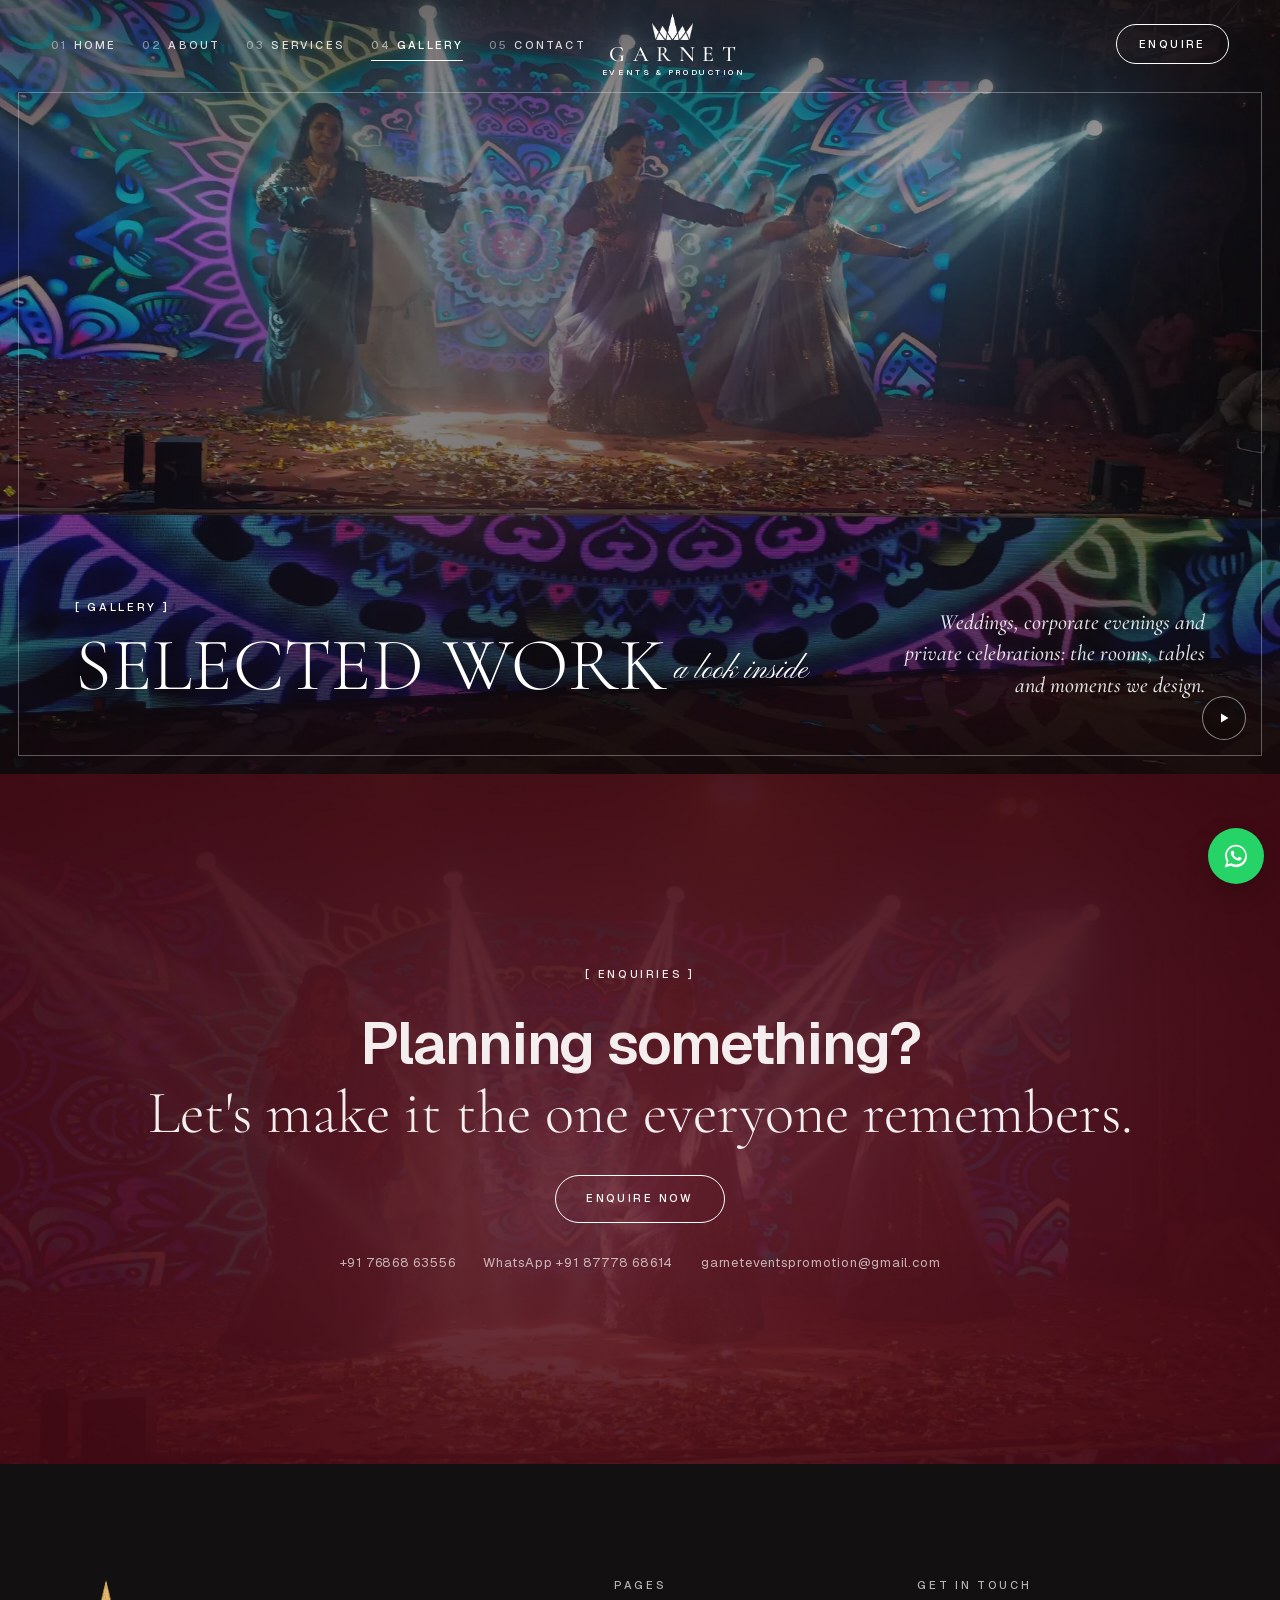
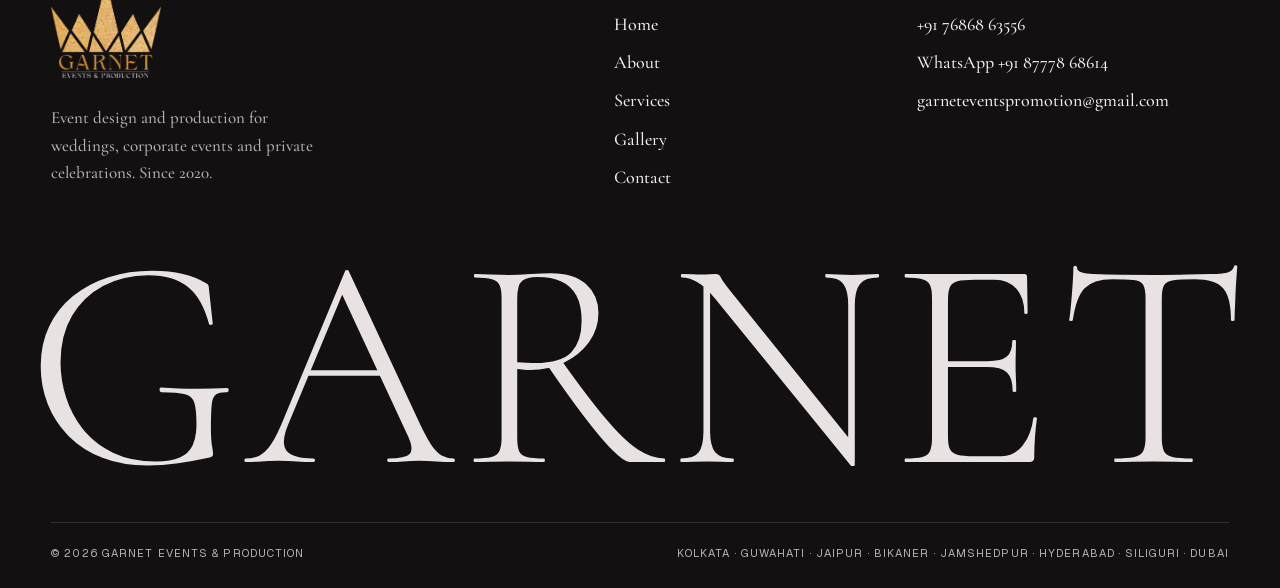
<file: gallery.html>
<!doctype html>
<html lang="en-IN">
<head>
<meta charset="utf-8">
<meta name="viewport" content="width=device-width, initial-scale=1, viewport-fit=cover">
<title>Gallery | Garnet Events &amp; Production</title>
<meta name="description" content="A look at weddings, corporate evenings and private celebrations designed by Garnet Events &amp; Production.">
<link rel="canonical" href="https://garnetevents.in/gallery.html">
<meta name="theme-color" content="#ffffff">
<meta property="og:type" content="website">
<meta property="og:site_name" content="Garnet Events &amp; Production">
<meta property="og:title" content="Gallery | Garnet Events &amp; Production">
<meta property="og:description" content="A look at weddings, corporate evenings and private celebrations designed by Garnet Events &amp; Production.">
<meta property="og:url" content="https://garnetevents.in/gallery.html">
<meta property="og:image" content="https://garnetevents.in/assets/img/og-image.jpg?v=98c079c9ae">
<meta property="og:image:width" content="1200">
<meta property="og:image:height" content="630">
<meta name="twitter:card" content="summary_large_image">
<link rel="icon" href="assets/img/favicon.ico?v=badb1b85e8" sizes="any">
<link rel="apple-touch-icon" href="assets/img/apple-touch-icon.png?v=831d63561b">
<link rel="preload" href="assets/fonts/cormorant-latin.woff2" as="font" type="font/woff2" crossorigin>
<link rel="preload" href="assets/fonts/geist-latin.woff2" as="font" type="font/woff2" crossorigin>
<link rel="preload" as="image" href="assets/img/gallery-hero-sm.webp?v=28a6be351f" media="(max-width: 899px) and (max-aspect-ratio: 1/1)">
<link rel="preload" as="image" href="assets/img/gallery-hero-1920.webp?v=e19afdfbef" media="(min-width: 900px), (min-aspect-ratio: 1/1)">
<link rel="stylesheet" href="assets/css/site.css?v=fbf21952dd">
</head>
<body>
<a class="skip-link" href="#main">Skip to content</a>

<header class="site-header">
  <div class="wrap site-header__inner">
    <nav class="primary-nav" aria-label="Main">
      <ul>
          <li><a href="index.html"><span>01</span>Home</a></li>
          <li><a href="about.html"><span>02</span>About</a></li>
          <li><a href="services.html"><span>03</span>Services</a></li>
          <li><a href="gallery.html" aria-current="page"><span>04</span>Gallery</a></li>
          <li><a href="contact.html"><span>05</span>Contact</a></li>
      </ul>
    </nav>
    <a class="brand" href="index.html" aria-label="Garnet Events &amp; Production, home">
      <span class="brand__crown"><img class="crown-white" src="assets/img/crown-white.png?v=d5823bee39" alt="" width="247" height="162"><img class="crown-ink" src="assets/img/crown-ink.png?v=1b1a3d7c94" alt="" width="247" height="162"></span>
      <span class="brand__word">Garnet</span>
      <span class="brand__sub">Events &amp; Production</span>
    </a>
    <div class="header-actions">
      <a class="btn" href="contact.html">Enquire</a>
      <button class="menu-toggle" type="button" aria-expanded="false" aria-controls="mobile-menu" aria-label="Open menu"><span class="menu-toggle__bars"></span></button>
    </div>
  </div>
</header>

<div class="mobile-menu texture" id="mobile-menu">
  <nav aria-label="Mobile">
      <a href="index.html"><span>I</span>Home</a>
      <a href="about.html"><span>II</span>About</a>
      <a href="services.html"><span>III</span>Services</a>
      <a href="gallery.html" aria-current="page"><span>IV</span>Gallery</a>
      <a href="contact.html"><span>V</span>Contact</a>
  </nav>
  <div class="mobile-menu__foot">
    <p class="script">Let's celebrate</p>
    <div class="mobile-menu__contact">
      <a href="tel:+917686863556">+91 76868 63556</a>
      <a href="https://wa.me/918777868614" target="_blank" rel="noopener">WhatsApp +91 87778 68614</a>
      <a href="mailto:garneteventspromotion@gmail.com">garneteventspromotion@gmail.com</a>
    </div>
  </div>
</div>

<main id="main">
<section class="hero hero--inner" aria-labelledby="page-title">
  <div class="hero__media">
    <video muted loop playsinline preload="none" aria-hidden="true"
      poster="assets/img/gallery-hero-sm.webp?v=28a6be351f"
      data-poster-lg="assets/img/gallery-hero-1920.webp?v=e19afdfbef"
      data-src-sm="assets/videos/gallery-hero-sm.mp4?v=cd17d1fdf4"
      data-src-lg="assets/videos/gallery-hero.mp4?v=2ac17f51b4"></video>
  </div>
  <div class="hero__frame" aria-hidden="true"></div>
  <button class="media-toggle" type="button" aria-pressed="false" aria-label="Pause background video"><svg class="icon-pause" viewBox="0 0 16 16" aria-hidden="true"><path d="M4 2h3v12H4zM9 2h3v12H9z" fill="currentColor"/></svg><svg class="icon-play" viewBox="0 0 16 16" aria-hidden="true"><path d="M4 2l10 6-10 6z" fill="currentColor"/></svg></button>
  <div class="wrap hero__content">
    <div class="hero__row">
      <div>
        <p class="eyebrow fade" style="margin-bottom:18px">[ Gallery ]</p>
        <h1 id="page-title" class="hero__title"><span class="rise"><span>Selected work<span class="script">a look inside</span></span></span></h1>
      </div>
      <p class="hero__lead fade" style="--d:2">Weddings, corporate evenings and private celebrations: the rooms, tables and moments we design.</p>
    </div>
  </div>
</section>


<section class="cta" aria-labelledby="cta-title">
  <div class="cta__bg" aria-hidden="true"><picture><source type="image/avif" srcset="assets/img/led-stage-640.avif?v=6542c0db8b 640w, assets/img/led-stage-1080.avif?v=7ce601904d 1080w, assets/img/led-stage-1600.avif?v=bc06a9dac2 1600w, assets/img/led-stage-2400.avif?v=94c69e1a5c 2400w" sizes="100vw"><img src="assets/img/led-stage-1080.webp?v=0b787b6bc5" srcset="assets/img/led-stage-640.webp?v=c1ed792e94 640w, assets/img/led-stage-1080.webp?v=0b787b6bc5 1080w, assets/img/led-stage-1600.webp?v=ff9da953bb 1600w, assets/img/led-stage-2400.webp?v=7d088b9841 2400w" sizes="100vw" width="2400" height="1350" alt="" loading="lazy" decoding="async" data-parallax></picture></div>
  <div class="wrap">
    <p class="eyebrow" data-reveal>[ Enquiries ]</p>
    <h2 id="cta-title" class="cta__title" data-reveal style="--d:1">
      <span class="sans">Planning something?</span>
      <span class="serif">Let's make it the one everyone remembers.</span>
    </h2>
    <a class="btn btn--light" href="contact.html" data-reveal style="--d:2">Enquire now</a>
    <p class="cta__links" data-reveal style="--d:3">
      <a href="tel:+917686863556">+91 76868 63556</a>
      <a href="https://wa.me/918777868614" target="_blank" rel="noopener">WhatsApp +91 87778 68614</a>
      <a href="mailto:garneteventspromotion@gmail.com">garneteventspromotion@gmail.com</a>
    </p>
  </div>
</section>
</main>

<footer class="site-footer">
  <div class="wrap">
    <div class="footer-top">
      <div class="footer-brand">
        <img src="assets/img/logo-nav-dark.png?v=6eb53dd26e" alt="Garnet Events &amp; Production" width="247" height="220" loading="lazy">
        <p>Event design and production for weddings, corporate events and private celebrations. Since 2020.</p>
      </div>
      <div class="footer-col">
        <h2>Pages</h2>
        <ul>
          <li><a href="index.html">Home</a></li>
          <li><a href="about.html">About</a></li>
          <li><a href="services.html">Services</a></li>
          <li><a href="gallery.html">Gallery</a></li>
          <li><a href="contact.html">Contact</a></li>
        </ul>
      </div>
      <div class="footer-col">
        <h2>Get in touch</h2>
        <ul>
          <li><a href="tel:+917686863556">+91 76868 63556</a></li>
          <li><a href="https://wa.me/918777868614" target="_blank" rel="noopener">WhatsApp +91 87778 68614</a></li>
          <li><a href="mailto:garneteventspromotion@gmail.com">garneteventspromotion@gmail.com</a></li>
        </ul>
      </div>
    </div>
  </div>
  <p class="footer-word" aria-hidden="true">Garnet</p>
  <div class="wrap">
    <div class="footer-bottom">
      <span>© <span data-year>2026</span> Garnet Events &amp; Production</span>
      <span>Kolkata · Guwahati · Jaipur · Bikaner · Jamshedpur · Hyderabad · Siliguri · Dubai</span>
    </div>
  </div>
</footer>

<a class="wa-fab" href="https://wa.me/918777868614" target="_blank" rel="noopener" aria-label="Chat with us on WhatsApp"><svg viewBox="0 0 32 32" fill="currentColor" aria-hidden="true"><path d="M16 3C9 3 3.5 8.5 3.5 15.5c0 2.4.7 4.7 1.9 6.7L3 29l7-1.8c1.9 1 4 1.6 6 1.6 7 0 12.5-5.5 12.5-12.5S23 3 16 3zm0 22.8c-1.8 0-3.6-.5-5.1-1.4l-.4-.2-4.2 1.1 1.1-4.1-.2-.4c-1-1.6-1.5-3.4-1.5-5.3C5.5 9.6 10.2 5 16 5s10.5 4.7 10.5 10.5S21.8 25.8 16 25.8zm5.8-7.9c-.3-.2-1.9-.9-2.1-1-.3-.1-.5-.2-.7.2-.2.3-.8 1-.9 1.2-.2.2-.3.2-.6.1-.3-.2-1.3-.5-2.5-1.5-.9-.8-1.5-1.8-1.7-2.1-.2-.3 0-.5.1-.6l.4-.5c.2-.2.2-.3.3-.5.1-.2 0-.4 0-.5l-1-2.3c-.3-.6-.5-.5-.7-.5h-.6c-.2 0-.5.1-.8.4-.3.3-1 1-1 2.5s1.1 2.9 1.2 3.1c.2.2 2.1 3.3 5.2 4.6.7.3 1.3.5 1.7.6.7.2 1.4.2 1.9.1.6-.1 1.9-.8 2.1-1.5.3-.8.3-1.4.2-1.5-.1-.2-.3-.2-.6-.4z"/></svg></a>

<script src="assets/js/site.js?v=980c5f15e5" defer></script>
</body>
</html>
</file>
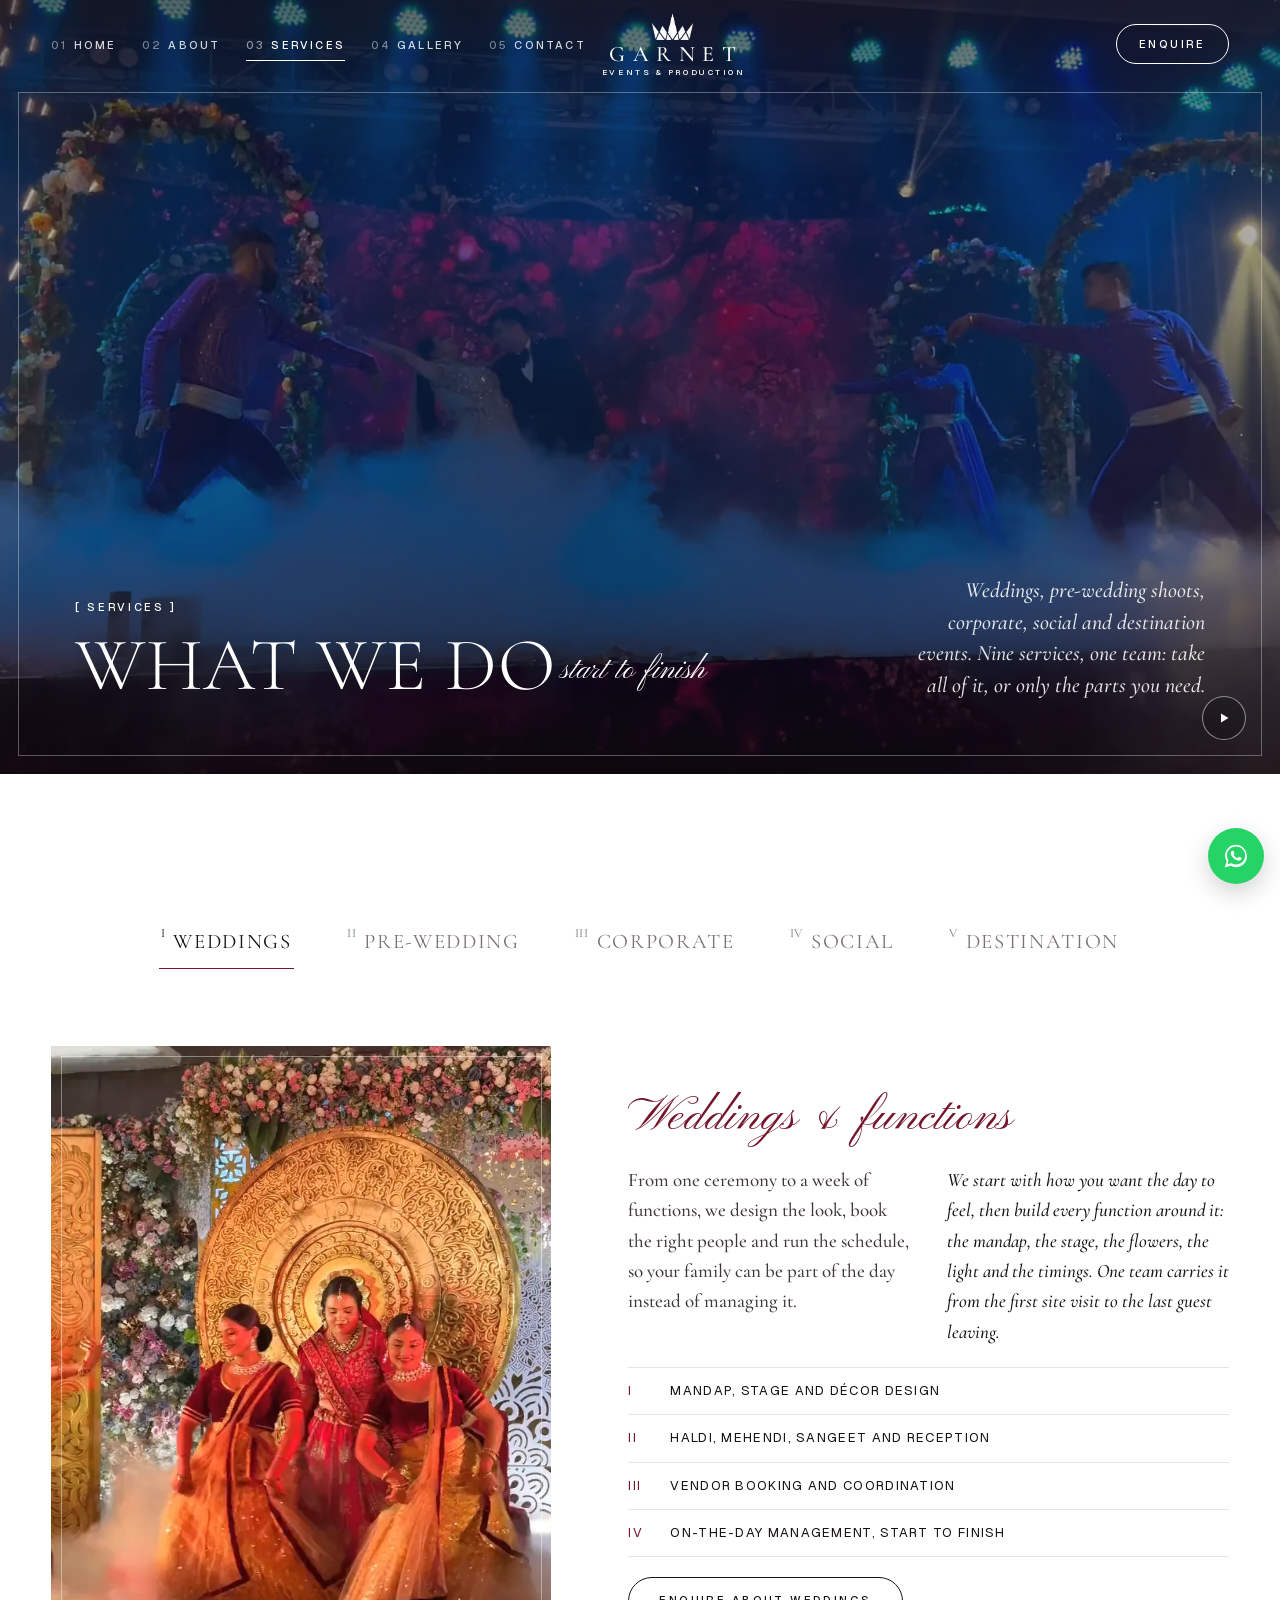
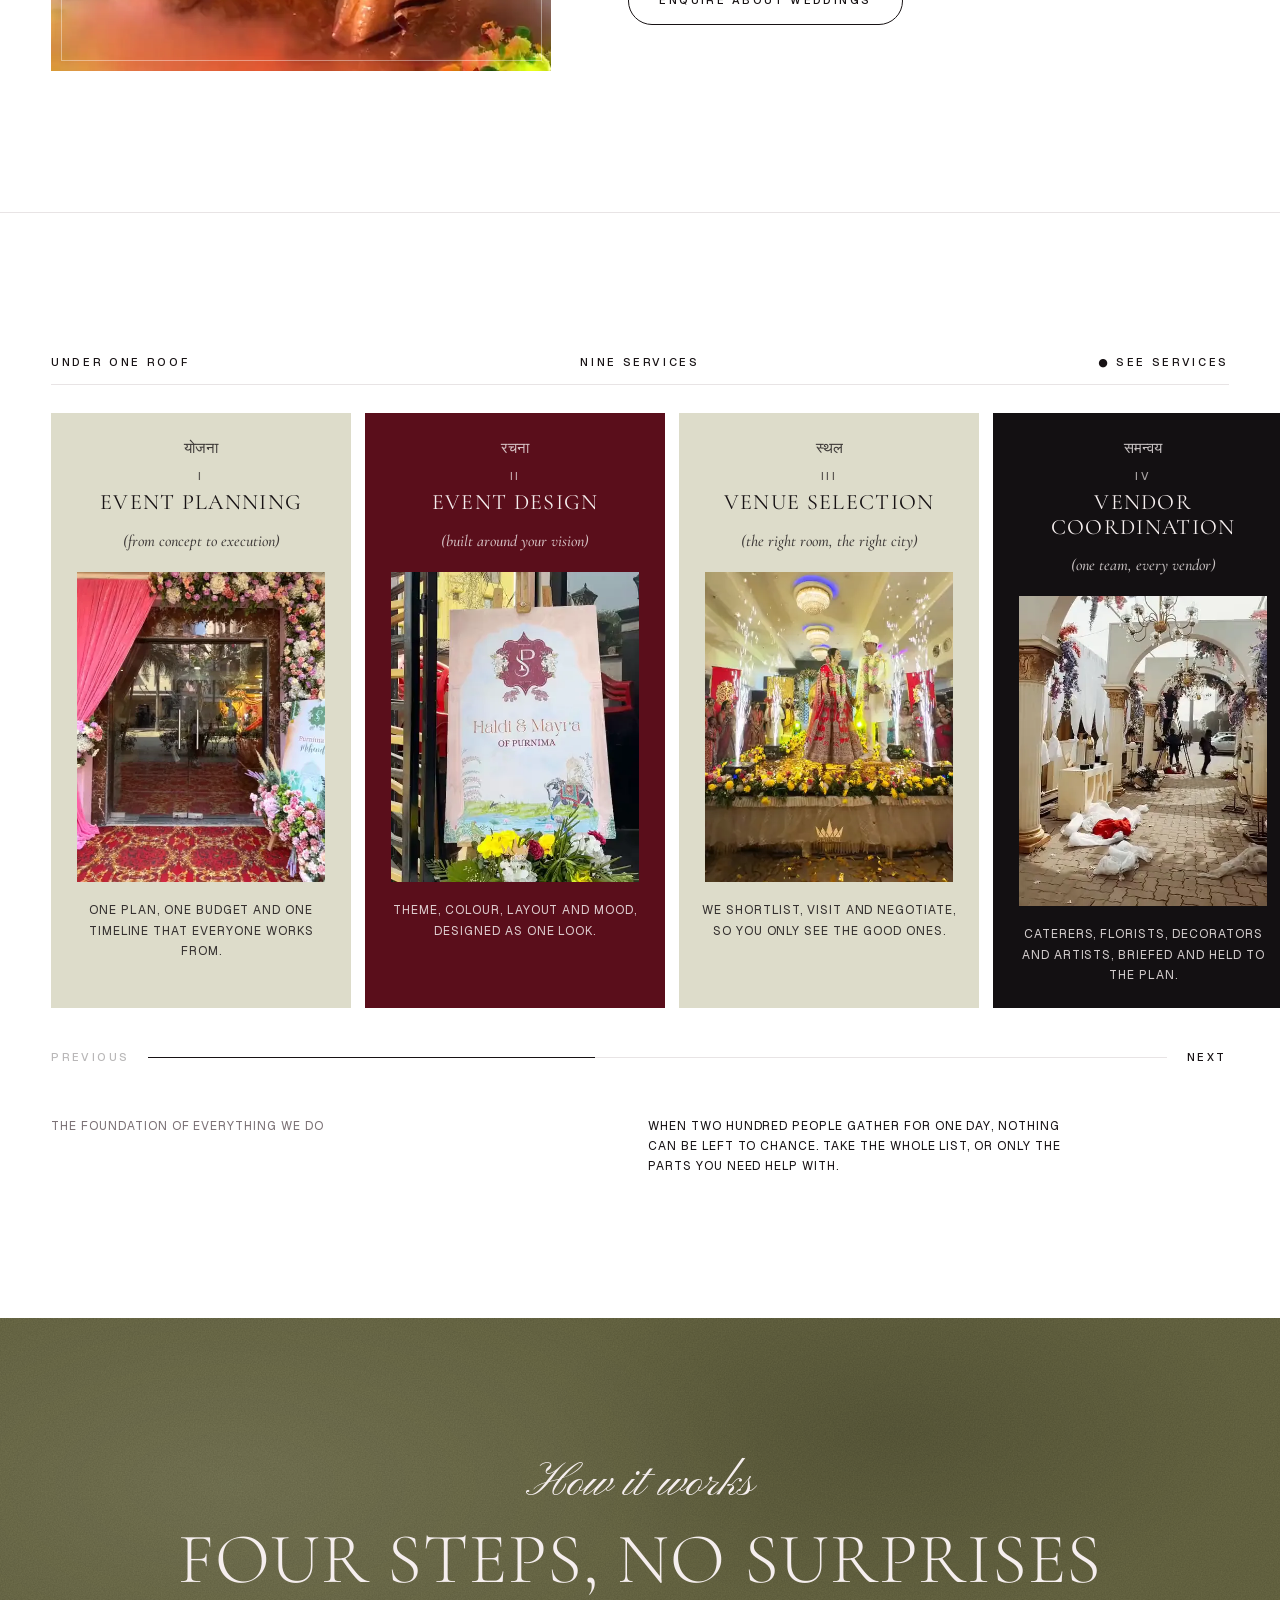
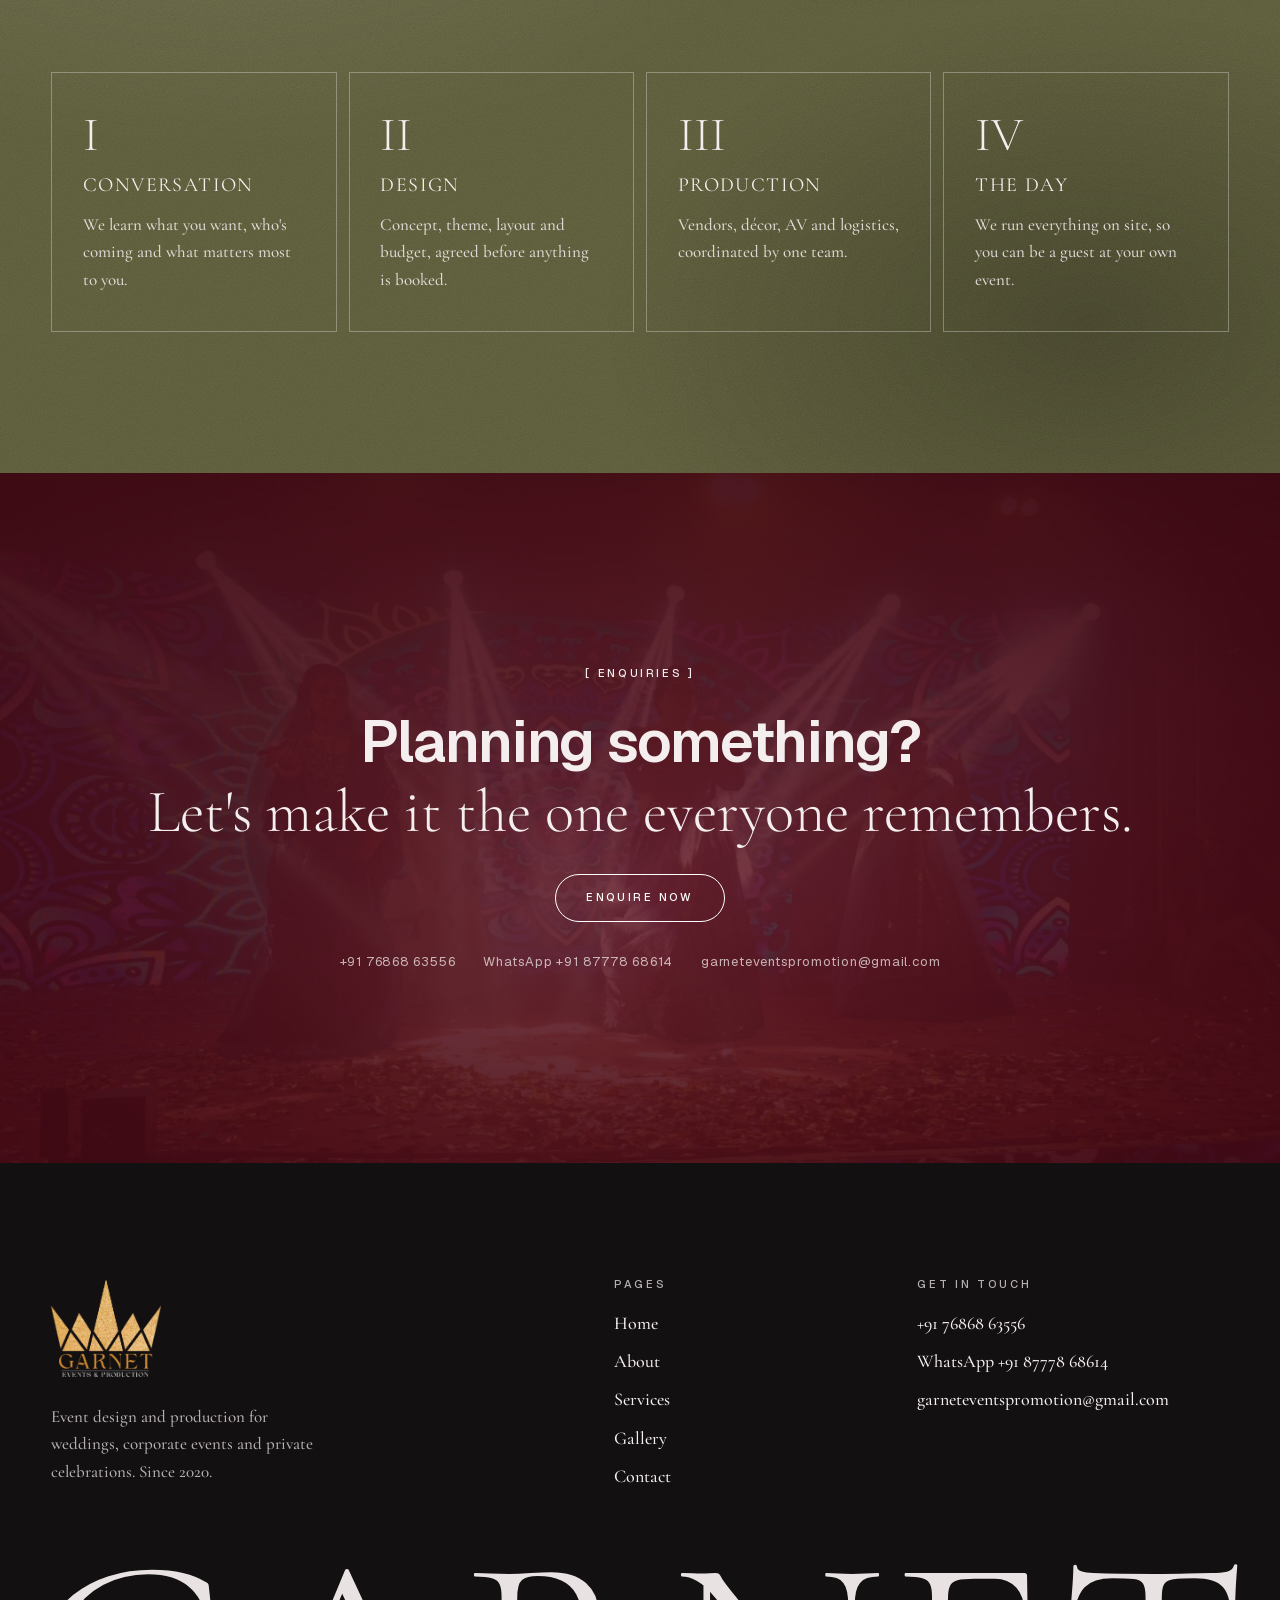
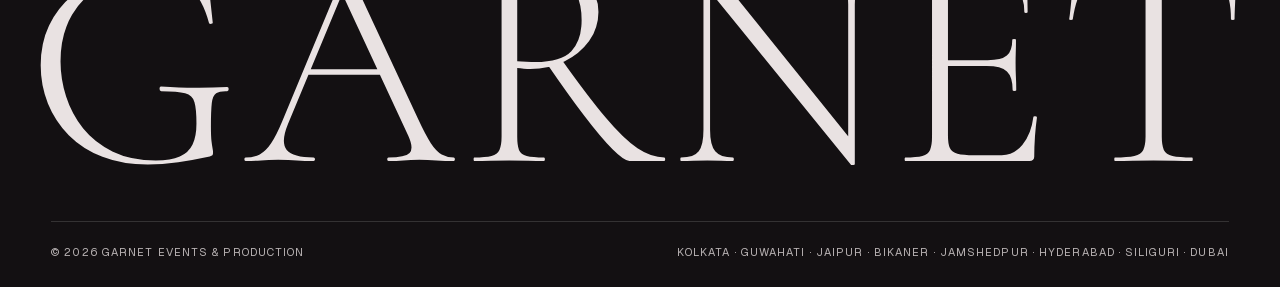
<file: services.html>
<!doctype html>
<html lang="en-IN">
<head>
<meta charset="utf-8">
<meta name="viewport" content="width=device-width, initial-scale=1, viewport-fit=cover">
<title>Services | Garnet Events &amp; Production</title>
<meta name="description" content="Wedding, corporate, social and destination event planning: design, vendors, décor, AV, logistics and on-site management by Garnet Events &amp; Production.">
<link rel="canonical" href="https://garnetevents.in/services.html">
<meta name="theme-color" content="#ffffff">
<meta property="og:type" content="website">
<meta property="og:site_name" content="Garnet Events &amp; Production">
<meta property="og:title" content="Services | Garnet Events &amp; Production">
<meta property="og:description" content="Wedding, corporate, social and destination event planning: design, vendors, décor, AV, logistics and on-site management by Garnet Events &amp; Production.">
<meta property="og:url" content="https://garnetevents.in/services.html">
<meta property="og:image" content="https://garnetevents.in/assets/img/og-image.jpg?v=98c079c9ae">
<meta property="og:image:width" content="1200">
<meta property="og:image:height" content="630">
<meta name="twitter:card" content="summary_large_image">
<link rel="icon" href="assets/img/favicon.ico?v=badb1b85e8" sizes="any">
<link rel="apple-touch-icon" href="assets/img/apple-touch-icon.png?v=831d63561b">
<link rel="preload" href="assets/fonts/cormorant-latin.woff2" as="font" type="font/woff2" crossorigin>
<link rel="preload" href="assets/fonts/geist-latin.woff2" as="font" type="font/woff2" crossorigin>
<link rel="preload" as="image" href="assets/img/services-hero-sm.webp?v=7108d174af" media="(max-width: 899px) and (max-aspect-ratio: 1/1)">
<link rel="preload" as="image" href="assets/img/services-hero-1920.webp?v=dadac1b515" media="(min-width: 900px), (min-aspect-ratio: 1/1)">
<link rel="stylesheet" href="assets/css/site.css?v=fbf21952dd">
</head>
<body>
<a class="skip-link" href="#main">Skip to content</a>

<header class="site-header">
  <div class="wrap site-header__inner">
    <nav class="primary-nav" aria-label="Main">
      <ul>
          <li><a href="index.html"><span>01</span>Home</a></li>
          <li><a href="about.html"><span>02</span>About</a></li>
          <li><a href="services.html" aria-current="page"><span>03</span>Services</a></li>
          <li><a href="gallery.html"><span>04</span>Gallery</a></li>
          <li><a href="contact.html"><span>05</span>Contact</a></li>
      </ul>
    </nav>
    <a class="brand" href="index.html" aria-label="Garnet Events &amp; Production, home">
      <span class="brand__crown"><img class="crown-white" src="assets/img/crown-white.png?v=d5823bee39" alt="" width="247" height="162"><img class="crown-ink" src="assets/img/crown-ink.png?v=1b1a3d7c94" alt="" width="247" height="162"></span>
      <span class="brand__word">Garnet</span>
      <span class="brand__sub">Events &amp; Production</span>
    </a>
    <div class="header-actions">
      <a class="btn" href="contact.html">Enquire</a>
      <button class="menu-toggle" type="button" aria-expanded="false" aria-controls="mobile-menu" aria-label="Open menu"><span class="menu-toggle__bars"></span></button>
    </div>
  </div>
</header>

<div class="mobile-menu texture" id="mobile-menu">
  <nav aria-label="Mobile">
      <a href="index.html"><span>I</span>Home</a>
      <a href="about.html"><span>II</span>About</a>
      <a href="services.html" aria-current="page"><span>III</span>Services</a>
      <a href="gallery.html"><span>IV</span>Gallery</a>
      <a href="contact.html"><span>V</span>Contact</a>
  </nav>
  <div class="mobile-menu__foot">
    <p class="script">Let's celebrate</p>
    <div class="mobile-menu__contact">
      <a href="tel:+917686863556">+91 76868 63556</a>
      <a href="https://wa.me/918777868614" target="_blank" rel="noopener">WhatsApp +91 87778 68614</a>
      <a href="mailto:garneteventspromotion@gmail.com">garneteventspromotion@gmail.com</a>
    </div>
  </div>
</div>

<main id="main">
<section class="hero hero--inner" aria-labelledby="page-title">
  <div class="hero__media">
    <video muted loop playsinline preload="none" aria-hidden="true"
      poster="assets/img/services-hero-sm.webp?v=7108d174af"
      data-poster-lg="assets/img/services-hero-1920.webp?v=dadac1b515"
      data-src-sm="assets/videos/services-hero-sm.mp4?v=b598bedbfa"
      data-src-lg="assets/videos/services-hero.mp4?v=f0fb47ed1b"></video>
  </div>
  <div class="hero__frame" aria-hidden="true"></div>
  <button class="media-toggle" type="button" aria-pressed="false" aria-label="Pause background video"><svg class="icon-pause" viewBox="0 0 16 16" aria-hidden="true"><path d="M4 2h3v12H4zM9 2h3v12H9z" fill="currentColor"/></svg><svg class="icon-play" viewBox="0 0 16 16" aria-hidden="true"><path d="M4 2l10 6-10 6z" fill="currentColor"/></svg></button>
  <div class="wrap hero__content">
    <div class="hero__row">
      <div>
        <p class="eyebrow fade" style="margin-bottom:18px">[ Services ]</p>
        <h1 id="page-title" class="hero__title"><span class="rise"><span>What we do<span class="script">start to finish</span></span></span></h1>
      </div>
      <p class="hero__lead fade" style="--d:2">Weddings, pre-wedding shoots, corporate, social and destination events. Nine services, one team: take all of it, or only the parts you need.</p>
    </div>
  </div>
</section>

<section class="sec" aria-labelledby="types-title">
  <div class="wrap">
    <h2 id="types-title" class="visually-hidden">Event types</h2>
    <div class="tabs" data-tabs>
      <div class="tabs__list" role="tablist" aria-label="Event types"><button class="tabs__tab" type="button" role="tab" id="tab-weddings" aria-controls="weddings" aria-selected="true" tabindex="0"><sup>I</sup>Weddings</button><button class="tabs__tab" type="button" role="tab" id="tab-prewedding" aria-controls="prewedding" aria-selected="false" tabindex="-1"><sup>II</sup>Pre-wedding</button><button class="tabs__tab" type="button" role="tab" id="tab-corporate" aria-controls="corporate" aria-selected="false" tabindex="-1"><sup>III</sup>Corporate</button><button class="tabs__tab" type="button" role="tab" id="tab-social" aria-controls="social" aria-selected="false" tabindex="-1"><sup>IV</sup>Social</button><button class="tabs__tab" type="button" role="tab" id="tab-destination" aria-controls="destination" aria-selected="false" tabindex="-1"><sup>V</sup>Destination</button></div>
    <article class="panel" id="weddings" role="tabpanel" aria-labelledby="tab-weddings" tabindex="-1">
      <div class="panel__img"><video muted loop playsinline preload="none" poster="assets/img/svc-weddings-poster.webp?v=d76871a078" data-inview-src="assets/videos/svc-weddings.mp4?v=b2af1a5468" aria-label="Bride entering in red in front of a golden wheel backdrop, with dancers either side"></video></div>
      <div class="panel__body">
        <p class="script-head">Weddings &amp; functions</p>
        <div class="panel__cols">
          <p>From one ceremony to a week of functions, we design the look, book the right people and run the schedule, so your family can be part of the day instead of managing it.</p>
          <p class="italic">We start with how you want the day to feel, then build every function around it: the mandap, the stage, the flowers, the light and the timings. One team carries it from the first site visit to the last guest leaving.</p>
        </div>
        <ul class="panel__list"><li>Mandap, stage and décor design</li><li>Haldi, mehendi, sangeet and reception</li><li>Vendor booking and coordination</li><li>On-the-day management, start to finish</li></ul>
        <a class="btn btn--ink" href="contact.html" style="justify-self:start">Enquire about weddings</a>
      </div>
    </article>
    <article class="panel" id="prewedding" role="tabpanel" aria-labelledby="tab-prewedding" tabindex="-1">
      <div class="panel__img panel__img--wide"><video muted loop playsinline preload="none" poster="assets/img/prewedding-poster.webp?v=7f87f6e78f" data-inview-src="assets/videos/prewedding.mp4?v=9430418ab9" aria-label="Couple&#x27;s pre-wedding shoot at a painted haveli and around Hawa Mahal, Jaipur"></video></div>
      <div class="panel__body">
        <p class="script-head">Pre-wedding shoots</p>
        <div class="panel__cols">
          <p>A day for the two of you before the rush begins. We scout the locations, plan the looks and line up the photo and film team, so the shoot feels like an outing, not a production.</p>
          <p class="italic">Painted havelis, old-city lanes or a quiet lawn at golden hour: we sort permissions, timings and styling so every frame is ready when the light is.</p>
        </div>
        <ul class="panel__list"><li>Location scouting and permissions</li><li>Outfits, styling and props</li><li>Photographer and film crew</li><li>Shoot-day schedule and travel</li></ul>
        <a class="btn btn--ink" href="contact.html" style="justify-self:start">Enquire about pre-wedding</a>
      </div>
    </article>
    <article class="panel" id="corporate" role="tabpanel" aria-labelledby="tab-corporate" tabindex="-1">
      <div class="panel__img"><picture><source type="image/avif" srcset="assets/img/brand-gate-640.avif?v=76fb92d353 640w, assets/img/brand-gate-1080.avif?v=2aa2b3cd49 1080w, assets/img/brand-gate-1600.avif?v=6ae541c6a9 1600w" sizes="(min-width: 900px) 42vw, 100vw"><img src="assets/img/brand-gate-1080.webp?v=f555e69a74" srcset="assets/img/brand-gate-640.webp?v=59f69ff6a0 640w, assets/img/brand-gate-1080.webp?v=f555e69a74 1080w, assets/img/brand-gate-1600.webp?v=42c05c5e1c 1600w" sizes="(min-width: 900px) 42vw, 100vw" width="1600" height="900" alt="Branded entry arch with queue barriers leading into an outdoor event ground" loading="lazy" decoding="async"></picture></div>
      <div class="panel__body">
        <p class="script-head">Corporate events</p>
        <div class="panel__cols">
          <p>Conferences, product launches, annual days and award nights, produced with the polish of a show and the discipline of a schedule.</p>
          <p class="italic">Our founder learned the trade on televised productions, so we think in cues, run-sheets and rehearsals. Your brand looks right on stage and your guests are looked after off it.</p>
        </div>
        <ul class="panel__list"><li>Stage, set and branding</li><li>Sound, light and AV production</li><li>Run-of-show and cue management</li><li>Guest arrival and logistics</li></ul>
        <a class="btn btn--ink" href="contact.html" style="justify-self:start">Enquire about corporate</a>
      </div>
    </article>
    <article class="panel" id="social" role="tabpanel" aria-labelledby="tab-social" tabindex="-1">
      <div class="panel__img"><picture><source type="image/avif" srcset="assets/img/led-stage-640.avif?v=6542c0db8b 640w, assets/img/led-stage-1080.avif?v=7ce601904d 1080w, assets/img/led-stage-1600.avif?v=bc06a9dac2 1600w, assets/img/led-stage-2400.avif?v=94c69e1a5c 2400w" sizes="(min-width: 900px) 42vw, 100vw"><img src="assets/img/led-stage-1080.webp?v=0b787b6bc5" srcset="assets/img/led-stage-640.webp?v=c1ed792e94 640w, assets/img/led-stage-1080.webp?v=0b787b6bc5 1080w, assets/img/led-stage-1600.webp?v=ff9da953bb 1600w, assets/img/led-stage-2400.webp?v=7d088b9841 2400w" sizes="(min-width: 900px) 42vw, 100vw" width="2400" height="1350" alt="Sangeet performance on a stage wrapped in LED mandala screens" loading="lazy" decoding="async"></picture></div>
      <div class="panel__body">
        <p class="script-head">Social celebrations</p>
        <div class="panel__cols">
          <p>Birthdays, anniversaries, baby showers and family get-togethers, styled with the same care we bring to a wedding.</p>
          <p class="italic">Smaller gatherings deserve the same thought. We can take on the whole event or simply style the room, set the table and bring in the entertainment.</p>
        </div>
        <ul class="panel__list"><li>Theme, décor and table styling</li><li>Entertainment and performers</li><li>Venue search, if you need one</li><li>Full planning or styling only</li></ul>
        <a class="btn btn--ink" href="contact.html" style="justify-self:start">Enquire about social</a>
      </div>
    </article>
    <article class="panel" id="destination" role="tabpanel" aria-labelledby="tab-destination" tabindex="-1">
      <div class="panel__img"><picture><source type="image/avif" srcset="assets/img/palace-stage-640.avif?v=413ac0b910 640w, assets/img/palace-stage-1080.avif?v=dc8da1f25b 1080w, assets/img/palace-stage-1600.avif?v=4610c90f9c 1600w, assets/img/palace-stage-2400.avif?v=9d093b2329 2400w" sizes="(min-width: 900px) 42vw, 100vw"><img src="assets/img/palace-stage-1080.webp?v=dc2a1eed3b" srcset="assets/img/palace-stage-640.webp?v=051f13d117 640w, assets/img/palace-stage-1080.webp?v=dc2a1eed3b 1080w, assets/img/palace-stage-1600.webp?v=aac47a4c53 1600w, assets/img/palace-stage-2400.webp?v=101f6284c1 2400w" sizes="(min-width: 900px) 42vw, 100vw" width="2400" height="1350" alt="Palace-facade stage built on an open lawn and lit for an evening wedding" loading="lazy" decoding="async"></picture></div>
      <div class="panel__body">
        <p class="script-head">Destination events</p>
        <div class="panel__cols">
          <p>Celebrations in another city: we scout the venue, line up local vendors and manage the logistics, so the move doesn't become your problem.</p>
          <p class="italic">We have worked across eight cities, from Kolkata and Guwahati to Jaipur, Hyderabad and Dubai. We know how to get people, décor and equipment where they need to be.</p>
        </div>
        <ul class="panel__list"><li>Venue scouting</li><li>Local vendors and on-ground team</li><li>Scheduling and logistics planning</li><li>Experience across eight cities, including Dubai</li></ul>
        <a class="btn btn--ink" href="contact.html" style="justify-self:start">Enquire about destination</a>
      </div>
    </article>
    </div>
  </div>
</section>

<div class="sec--rule"></div>
<section class="sec" aria-labelledby="svc-title">
  <div class="wrap">
    <div class="sec-bar">
      <h2 id="svc-title" class="eyebrow">Under one roof</h2>
      <p class="eyebrow sec-bar__mid">Nine services</p>
      <a class="eyebrow" href="services.html" style="text-decoration:none">● See services</a>
    </div>
    <div class="rail" data-rail>
      <div class="rail__track" tabindex="0" role="region" aria-label="Our nine services, scroll sideways">
      <article class="rail__item svc-card svc-card--sage">
        <p class="svc-card__hi" lang="hi">योजना</p>
        <h3 class="svc-card__title"><span class="svc-card__num">I</span>Event planning</h3>
        <p class="svc-card__sub">(from concept to execution)</p>
        <div class="svc-card__img"><video muted loop playsinline preload="none" poster="assets/img/svc-planning-poster.webp?v=8fc9824f6e" data-inview-src="assets/videos/svc-planning.mp4?v=dde1cd85e1" aria-label="Mehendi entrance dressed in pink and white florals"></video></div>
        <p class="tiny">One plan, one budget and one timeline that everyone works from.</p>
      </article>
      <article class="rail__item svc-card svc-card--garnet">
        <p class="svc-card__hi" lang="hi">रचना</p>
        <h3 class="svc-card__title"><span class="svc-card__num">II</span>Event design</h3>
        <p class="svc-card__sub">(built around your vision)</p>
        <div class="svc-card__img"><video muted loop playsinline preload="none" poster="assets/img/svc-design-poster.webp?v=c44d25e080" data-inview-src="assets/videos/svc-design.mp4?v=8bd44a84ff" aria-label="Feather dreamcatcher decor hung for a haldi"></video></div>
        <p class="tiny">Theme, colour, layout and mood, designed as one look.</p>
      </article>
      <article class="rail__item svc-card svc-card--sage">
        <p class="svc-card__hi" lang="hi">स्थल</p>
        <h3 class="svc-card__title"><span class="svc-card__num">III</span>Venue selection</h3>
        <p class="svc-card__sub">(the right room, the right city)</p>
        <div class="svc-card__img"><video muted loop playsinline preload="none" poster="assets/img/svc-venue-poster.webp?v=0d47e345df" data-inview-src="assets/videos/svc-venue.mp4?v=d84f2922ae" aria-label="Banquet hall stage lit gold with yellow florals"></video></div>
        <p class="tiny">We shortlist, visit and negotiate, so you only see the good ones.</p>
      </article>
      <article class="rail__item svc-card svc-card--black">
        <p class="svc-card__hi" lang="hi">समन्वय</p>
        <h3 class="svc-card__title"><span class="svc-card__num">IV</span>Vendor coordination</h3>
        <p class="svc-card__sub">(one team, every vendor)</p>
        <div class="svc-card__img"><video muted loop playsinline preload="none" poster="assets/img/svc-vendors-poster.webp?v=aea8aaff73" data-inview-src="assets/videos/svc-vendors.mp4?v=326c8a00d3" aria-label="Decor crew hanging florals and building a white gazebo at an outdoor venue"></video></div>
        <p class="tiny">Caterers, florists, decorators and artists, briefed and held to the plan.</p>
      </article>
      <article class="rail__item svc-card svc-card--sage">
        <p class="svc-card__hi" lang="hi">सज्जा</p>
        <h3 class="svc-card__title"><span class="svc-card__num">V</span>Décor & styling</h3>
        <p class="svc-card__sub">(the atmosphere)</p>
        <div class="svc-card__img"><video muted loop playsinline preload="none" poster="assets/img/svc-decor-poster.webp?v=2ac846839f" data-inview-src="assets/videos/svc-decor.mp4?v=3c7cba2b57" aria-label="Ballroom ceiling covered in roses, shifting from gold to pink light"></video></div>
        <p class="tiny">Flowers, fabric, light and tablescapes that look as good in person as in photographs.</p>
      </article>
      <article class="rail__item svc-card svc-card--garnet">
        <p class="svc-card__hi" lang="hi">संचालन</p>
        <h3 class="svc-card__title"><span class="svc-card__num">VI</span>On-site management</h3>
        <p class="svc-card__sub">(so the day runs to plan)</p>
        <div class="svc-card__img"><video muted loop playsinline preload="none" poster="assets/img/svc-onsite-poster.webp?v=dadf3a4974" data-inview-src="assets/videos/svc-onsite.mp4?v=6519829bdf" aria-label="Crew setting up stage screens before guests arrive"></video></div>
        <p class="tiny">Our team runs the floor, the timings and the surprises.</p>
      </article>
      <article class="rail__item svc-card svc-card--sage">
        <p class="svc-card__hi" lang="hi">व्यवस्था</p>
        <h3 class="svc-card__title"><span class="svc-card__num">VII</span>Logistics</h3>
        <p class="svc-card__sub">(the unglamorous part, done well)</p>
        <div class="svc-card__img"><video muted loop playsinline preload="none" poster="assets/img/svc-logistics-poster.webp?v=4f8c3b4457" data-inview-src="assets/videos/svc-logistics.mp4?v=8662427e6b" aria-label="Baraat moving down the road with sparklers and dancing"></video></div>
        <p class="tiny">Guest movement, transport, schedules and contingencies.</p>
      </article>
      <article class="rail__item svc-card svc-card--black">
        <p class="svc-card__hi" lang="hi">ध्वनि · प्रकाश</p>
        <h3 class="svc-card__title"><span class="svc-card__num">VIII</span>Sound & light</h3>
        <p class="svc-card__sub">(audio-visual production)</p>
        <div class="svc-card__img"><video muted loop playsinline preload="none" poster="assets/img/svc-light-poster.webp?v=3734710a88" data-inview-src="assets/videos/svc-light.mp4?v=feebcbeb52" aria-label="Performers on stage under purple wash lighting"></video></div>
        <p class="tiny">Stage, sound, lighting and screens for performances and presentations.</p>
      </article>
      <article class="rail__item svc-card svc-card--sage">
        <p class="svc-card__hi" lang="hi">मनोरंजन</p>
        <h3 class="svc-card__title"><span class="svc-card__num">IX</span>Entertainment</h3>
        <p class="svc-card__sub">(artists and performers)</p>
        <div class="svc-card__img"><video muted loop playsinline preload="none" poster="assets/img/svc-entertainment-poster.webp?v=32b6d25c62" data-inview-src="assets/videos/svc-entertainment.mp4?v=9e28f1febb" aria-label="Shadow-dance act performed behind a lit circular screen"></video></div>
        <p class="tiny">Singers, DJs, dancers and anchors, booked and cued.</p>
      </article>
      </div>
      <div class="rail__nav">
        <button class="rail__btn" type="button" data-rail-prev>Previous</button>
        <div class="rail__progress" aria-hidden="true"><span></span></div>
        <button class="rail__btn" type="button" data-rail-next>Next</button>
      </div>
    </div>
    <div class="rail-foot">
      <p class="tiny muted">The foundation of everything we do</p>
      <p class="tiny">When two hundred people gather for one day, nothing can be left to chance. Take the whole list, or only the parts you need help with.</p>
    </div>
  </div>
</section>

<section class="sec sec--olive texture" aria-labelledby="process-title">
  <div class="wrap">
    <div class="sec-head" data-reveal>
      <p class="script-head">How it works</p>
      <h2 id="process-title" class="caps-l">Four steps, no surprises</h2>
    </div>
    <div class="cards4">
      <div class="card card--line" data-reveal style="--d:0"><span class="card__num">I</span><h3>Conversation</h3><p>We learn what you want, who's coming and what matters most to you.</p></div>
      <div class="card card--line" data-reveal style="--d:1"><span class="card__num">II</span><h3>Design</h3><p>Concept, theme, layout and budget, agreed before anything is booked.</p></div>
      <div class="card card--line" data-reveal style="--d:2"><span class="card__num">III</span><h3>Production</h3><p>Vendors, décor, AV and logistics, coordinated by one team.</p></div>
      <div class="card card--line" data-reveal style="--d:3"><span class="card__num">IV</span><h3>The day</h3><p>We run everything on site, so you can be a guest at your own event.</p></div>
    </div>
  </div>
</section>

<section class="cta" aria-labelledby="cta-title">
  <div class="cta__bg" aria-hidden="true"><picture><source type="image/avif" srcset="assets/img/led-stage-640.avif?v=6542c0db8b 640w, assets/img/led-stage-1080.avif?v=7ce601904d 1080w, assets/img/led-stage-1600.avif?v=bc06a9dac2 1600w, assets/img/led-stage-2400.avif?v=94c69e1a5c 2400w" sizes="100vw"><img src="assets/img/led-stage-1080.webp?v=0b787b6bc5" srcset="assets/img/led-stage-640.webp?v=c1ed792e94 640w, assets/img/led-stage-1080.webp?v=0b787b6bc5 1080w, assets/img/led-stage-1600.webp?v=ff9da953bb 1600w, assets/img/led-stage-2400.webp?v=7d088b9841 2400w" sizes="100vw" width="2400" height="1350" alt="" loading="lazy" decoding="async" data-parallax></picture></div>
  <div class="wrap">
    <p class="eyebrow" data-reveal>[ Enquiries ]</p>
    <h2 id="cta-title" class="cta__title" data-reveal style="--d:1">
      <span class="sans">Planning something?</span>
      <span class="serif">Let's make it the one everyone remembers.</span>
    </h2>
    <a class="btn btn--light" href="contact.html" data-reveal style="--d:2">Enquire now</a>
    <p class="cta__links" data-reveal style="--d:3">
      <a href="tel:+917686863556">+91 76868 63556</a>
      <a href="https://wa.me/918777868614" target="_blank" rel="noopener">WhatsApp +91 87778 68614</a>
      <a href="mailto:garneteventspromotion@gmail.com">garneteventspromotion@gmail.com</a>
    </p>
  </div>
</section>
</main>

<footer class="site-footer">
  <div class="wrap">
    <div class="footer-top">
      <div class="footer-brand">
        <img src="assets/img/logo-nav-dark.png?v=6eb53dd26e" alt="Garnet Events &amp; Production" width="247" height="220" loading="lazy">
        <p>Event design and production for weddings, corporate events and private celebrations. Since 2020.</p>
      </div>
      <div class="footer-col">
        <h2>Pages</h2>
        <ul>
          <li><a href="index.html">Home</a></li>
          <li><a href="about.html">About</a></li>
          <li><a href="services.html">Services</a></li>
          <li><a href="gallery.html">Gallery</a></li>
          <li><a href="contact.html">Contact</a></li>
        </ul>
      </div>
      <div class="footer-col">
        <h2>Get in touch</h2>
        <ul>
          <li><a href="tel:+917686863556">+91 76868 63556</a></li>
          <li><a href="https://wa.me/918777868614" target="_blank" rel="noopener">WhatsApp +91 87778 68614</a></li>
          <li><a href="mailto:garneteventspromotion@gmail.com">garneteventspromotion@gmail.com</a></li>
        </ul>
      </div>
    </div>
  </div>
  <p class="footer-word" aria-hidden="true">Garnet</p>
  <div class="wrap">
    <div class="footer-bottom">
      <span>© <span data-year>2026</span> Garnet Events &amp; Production</span>
      <span>Kolkata · Guwahati · Jaipur · Bikaner · Jamshedpur · Hyderabad · Siliguri · Dubai</span>
    </div>
  </div>
</footer>

<a class="wa-fab" href="https://wa.me/918777868614" target="_blank" rel="noopener" aria-label="Chat with us on WhatsApp"><svg viewBox="0 0 32 32" fill="currentColor" aria-hidden="true"><path d="M16 3C9 3 3.5 8.5 3.5 15.5c0 2.4.7 4.7 1.9 6.7L3 29l7-1.8c1.9 1 4 1.6 6 1.6 7 0 12.5-5.5 12.5-12.5S23 3 16 3zm0 22.8c-1.8 0-3.6-.5-5.1-1.4l-.4-.2-4.2 1.1 1.1-4.1-.2-.4c-1-1.6-1.5-3.4-1.5-5.3C5.5 9.6 10.2 5 16 5s10.5 4.7 10.5 10.5S21.8 25.8 16 25.8zm5.8-7.9c-.3-.2-1.9-.9-2.1-1-.3-.1-.5-.2-.7.2-.2.3-.8 1-.9 1.2-.2.2-.3.2-.6.1-.3-.2-1.3-.5-2.5-1.5-.9-.8-1.5-1.8-1.7-2.1-.2-.3 0-.5.1-.6l.4-.5c.2-.2.2-.3.3-.5.1-.2 0-.4 0-.5l-1-2.3c-.3-.6-.5-.5-.7-.5h-.6c-.2 0-.5.1-.8.4-.3.3-1 1-1 2.5s1.1 2.9 1.2 3.1c.2.2 2.1 3.3 5.2 4.6.7.3 1.3.5 1.7.6.7.2 1.4.2 1.9.1.6-.1 1.9-.8 2.1-1.5.3-.8.3-1.4.2-1.5-.1-.2-.3-.2-.6-.4z"/></svg></a>

<script src="assets/js/site.js?v=980c5f15e5" defer></script>
</body>
</html>
</file>
<file: assets/css/site.css>
/* Garnet Events & Production
   Editorial, photo-led design: white base, deep garnet / olive / black panels,
   uppercase Cormorant display, Pinyon Script accents, Geist for small labels.
   Mobile first. */

@font-face { font-family: "Cormorant Garamond"; src: url("../fonts/cormorant-latin.woff2") format("woff2"); font-weight: 300 600; font-style: normal; font-display: swap; }
@font-face { font-family: "Cormorant Garamond"; src: url("../fonts/cormorant-italic-latin.woff2") format("woff2"); font-weight: 300 600; font-style: italic; font-display: swap; }
@font-face { font-family: "Pinyon Script"; src: url("../fonts/pinyon-script-latin.woff2") format("woff2"); font-weight: 400; font-style: normal; font-display: swap; }
@font-face { font-family: "Geist"; src: url("../fonts/geist-latin.woff2") format("woff2"); font-weight: 300 600; font-style: normal; font-display: swap; }

:root {
  --white: #fff;
  --ink: #171214;
  --ink-2: #3f3639;
  --muted: #7b7175;
  --line: #e8e4e5;
  --garnet: #5a0e1b;
  --garnet-2: #74172c;
  --on-dark: #f5eeee;
  --on-dark-2: rgba(245, 238, 238, .72);
  --olive: #6a6946;
  --sage: #dddcca;
  --black: #131012;
  --gold: #b48c48;

  --serif: "Cormorant Garamond", "Cormorant", Garamond, Georgia, serif;
  --script: "Pinyon Script", "Snell Roundhand", cursive;
  --sans: "Geist", ui-sans-serif, system-ui, -apple-system, "Segoe UI", sans-serif;

  --gutter: clamp(16px, 4vw, 56px);
  --maxw: 1480px;
  --header-h: 64px;
  --sec: clamp(80px, 11vw, 168px);
  --ease: cubic-bezier(.22, .61, .36, 1);
  --ease-out: cubic-bezier(.16, 1, .3, 1);
}
@media (min-width: 1100px) { :root { --header-h: 88px; } }

/* ---------- base ---------- */
*, *::before, *::after { box-sizing: border-box; }
html { -webkit-text-size-adjust: 100%; text-size-adjust: 100%; scroll-padding-top: var(--header-h); }
@media (prefers-reduced-motion: no-preference) { html { scroll-behavior: smooth; } }
body {
  margin: 0; background: var(--white); color: var(--ink);
  font-family: var(--serif); font-weight: 500; font-size: 1.125rem; line-height: 1.6;
  -webkit-font-smoothing: antialiased; -moz-osx-font-smoothing: grayscale;
  text-rendering: optimizeLegibility; overflow-x: clip;
}
@media (min-width: 900px) { body { font-size: 1.1875rem; } }
img, video, svg { display: block; max-width: 100%; }
picture { display: contents; }
img { height: auto; }
a { color: inherit; }
h1, h2, h3, h4, p, ul, ol, figure, blockquote { margin: 0; }
ul, ol { padding: 0; list-style: none; }
button, input, select, textarea { font: inherit; color: inherit; }
button { cursor: pointer; background: none; border: 0; padding: 0; }
::selection { background: var(--garnet); color: var(--white); }
:focus-visible { outline: 2px solid var(--garnet-2); outline-offset: 3px; }
.on-dark :focus-visible, .sec--garnet :focus-visible, .sec--black :focus-visible, .sec--olive :focus-visible { outline-color: var(--white); }
[hidden] { display: none !important; }

.skip-link { position: absolute; left: 12px; top: -100px; z-index: 200; background: var(--ink); color: var(--white); padding: 10px 16px; font: 500 .8125rem var(--sans); text-decoration: none; }
.skip-link:focus { top: 12px; }
.visually-hidden { position: absolute !important; width: 1px; height: 1px; overflow: hidden; clip: rect(0 0 0 0); white-space: nowrap; }

.wrap { width: 100%; max-width: var(--maxw); margin-inline: auto; padding-inline: var(--gutter); }

/* ---------- type ---------- */
.caps-xl, .caps-l, .caps-m, .caps-s { font-family: var(--serif); text-transform: uppercase; text-wrap: balance; }
.caps-xl { font-weight: 300; font-size: clamp(2.9rem, 1.2rem + 7.6vw, 9.25rem); line-height: .9; letter-spacing: .005em; }
.caps-l  { font-weight: 300; font-size: clamp(2.25rem, 1.35rem + 3.9vw, 5rem); line-height: .98; letter-spacing: .01em; }
.caps-m  { font-weight: 400; font-size: clamp(1.5rem, 1.15rem + 1.3vw, 2.375rem); line-height: 1.12; letter-spacing: .05em; }
.caps-s  { font-weight: 500; font-size: clamp(1.125rem, 1.03rem + .35vw, 1.375rem); line-height: 1.2; letter-spacing: .08em; }
.script { font-family: var(--script); font-weight: 400; text-transform: none; letter-spacing: 0; line-height: 1; }
.script-head { font-family: var(--script); font-size: clamp(2rem, 1.55rem + 1.8vw, 3.25rem); line-height: 1.1; color: var(--garnet-2); }
.on-dark .script-head, .sec--garnet .script-head, .sec--black .script-head, .sec--olive .script-head { color: inherit; }
.eyebrow { font-family: var(--sans); font-size: .6875rem; font-weight: 500; letter-spacing: .24em; text-transform: uppercase; line-height: 1.5; }
.tiny { font-family: var(--sans); font-size: .8125rem; font-weight: 400; letter-spacing: .08em; text-transform: uppercase; line-height: 1.7; }
@media (min-width: 900px) { .tiny { font-size: .75rem; } }
.lead { font-size: clamp(1.25rem, 1.12rem + .5vw, 1.5rem); line-height: 1.5; font-weight: 400; }
.italic { font-style: italic; }
.muted { color: var(--muted); }
.prose p + p { margin-top: 1.1em; }
.center { text-align: center; }

/* ---------- buttons & links ---------- */
.btn {
  display: inline-flex; align-items: center; justify-content: center; gap: 10px;
  min-height: 48px; padding: 0 30px; border: 1px solid currentColor; border-radius: 999px;
  font: 500 .6875rem/1 var(--sans); letter-spacing: .22em; text-transform: uppercase; text-decoration: none;
  transition: background-color .4s var(--ease), color .4s var(--ease), border-color .4s var(--ease);
}
.btn svg { width: 14px; height: 14px; }
.btn--ink { color: var(--ink); }
.btn--ink:hover { background: var(--ink); color: var(--white); border-color: var(--ink); }
.btn--light { color: var(--white); }
.btn--light:hover { background: var(--white); color: var(--ink); border-color: var(--white); }
.btn--fill { background: var(--garnet); border-color: var(--garnet); color: var(--white); }
.btn--fill:hover { background: var(--ink); border-color: var(--ink); }
.btn--block { width: 100%; }

.link-line {
  display: inline-flex; align-items: center; gap: 10px; padding-bottom: 6px;
  font: 500 .6875rem/1 var(--sans); letter-spacing: .22em; text-transform: uppercase; text-decoration: none;
  background: linear-gradient(currentColor, currentColor) 0 100% / 100% 1px no-repeat;
  transition: background-size .5s var(--ease-out);
}
.link-line:hover { background-size: 40% 1px; }
@media (pointer: coarse) {
  .link-line, .sec-bar a, .cta__links a, .footer-col a, .mobile-menu__contact a, .form__note a { position: relative; }
  .link-line::before, .sec-bar a::before, .cta__links a::before, .footer-col a::before, .mobile-menu__contact a::before, .form__note a::before {
    content: ""; position: absolute; inset: -12px -6px;
  }
}
.link-line svg { width: 14px; height: 14px; }

/* ---------- section shells ---------- */
.sec { padding-block: var(--sec); position: relative; }
.sec--tight { padding-block: calc(var(--sec) * .6); }
.sec--garnet { background: var(--garnet); color: var(--on-dark); }
.sec--black { background: var(--black); color: var(--on-dark); }
.sec--sage { background: var(--sage); }
.sec--olive { background: var(--olive); color: var(--on-dark); }
.sec--rule { border-top: 1px solid var(--line); }

/* painterly paper texture, as on the reference's olive panel */
.texture { isolation: isolate; }
.texture::before {
  content: ""; position: absolute; inset: 0; z-index: -1; pointer-events: none;
  background:
    radial-gradient(60% 50% at 18% 22%, rgba(255,255,255,.09), transparent 70%),
    radial-gradient(55% 60% at 85% 80%, rgba(0,0,0,.22), transparent 70%),
    radial-gradient(40% 35% at 70% 15%, rgba(0,0,0,.12), transparent 70%);
}
.texture::after {
  content: ""; position: absolute; inset: 0; z-index: -1; pointer-events: none; opacity: .32; mix-blend-mode: soft-light;
  background-image: url("data:image/svg+xml,%3Csvg xmlns='http://www.w3.org/2000/svg' width='260' height='260'%3E%3Cfilter id='n'%3E%3CfeTurbulence type='fractalNoise' baseFrequency='.75' numOctaves='3' stitchTiles='stitch'/%3E%3CfeColorMatrix values='0 0 0 0 0 0 0 0 0 0 0 0 0 0 0 0 0 0 .9 0'/%3E%3C/filter%3E%3Crect width='100%25' height='100%25' filter='url(%23n)'/%3E%3C/svg%3E");
}

.sec-head { display: grid; gap: 14px; justify-items: center; text-align: center; margin-bottom: clamp(40px, 6vw, 80px); }
.sec-head--left { justify-items: start; text-align: left; }
.sec-bar {
  display: grid; grid-template-columns: 1fr auto; gap: 12px; align-items: end;
  padding-bottom: 14px; margin-bottom: 28px; border-bottom: 1px solid var(--line);
}
.sec-bar .sec-bar__mid { display: none; }
@media (min-width: 900px) {
  .sec-bar { grid-template-columns: 1fr auto 1fr; }
  .sec-bar .sec-bar__mid { display: block; }
  .sec-bar > :last-child { justify-self: end; }
}
.sec--black .sec-bar, .sec--garnet .sec-bar { border-color: rgba(255,255,255,.18); }

/* ---------- header ---------- */
.site-header {
  position: fixed; inset: 0 0 auto 0; z-index: 50; height: var(--header-h);
  color: var(--white); transition: background-color .45s var(--ease), color .45s var(--ease), box-shadow .45s var(--ease), transform .45s var(--ease);
}
.site-header__inner { height: 100%; display: grid; grid-template-columns: 1fr auto 1fr; align-items: center; gap: 16px; }
.site-header.is-solid { background: var(--white); color: var(--ink); box-shadow: 0 1px 0 var(--line); }
body.menu-open .site-header { background: transparent; color: var(--on-dark); box-shadow: none; }

.brand { grid-column: 2; display: flex; flex-direction: column; align-items: center; gap: 3px; text-decoration: none; line-height: 1; }
.brand__crown { position: relative; width: 34px; height: 22px; }
.brand__crown img { position: absolute; inset: 0; width: 100%; height: 100%; object-fit: contain; transition: opacity .45s var(--ease); }
.brand__crown .crown-ink { opacity: 0; }
.site-header.is-solid .brand__crown .crown-white { opacity: 0; }
.site-header.is-solid .brand__crown .crown-ink { opacity: 1; }
body.menu-open .site-header .brand__crown .crown-white { opacity: 1; }
body.menu-open .site-header .brand__crown .crown-ink { opacity: 0; }
.brand__word { font-family: var(--serif); font-weight: 500; font-size: 1.125rem; letter-spacing: .34em; margin-right: -.34em; text-transform: uppercase; }
.brand__sub { font-family: var(--sans); font-size: .4375rem; font-weight: 500; letter-spacing: .32em; margin-right: -.32em; text-transform: uppercase; }
@media (min-width: 1100px) {
  .brand__crown { width: 42px; height: 27px; }
  .brand__word { font-size: 1.375rem; }
  .brand__sub { font-size: .5rem; }
}

.primary-nav { display: none; }
.primary-nav ul { display: flex; gap: clamp(18px, 2vw, 34px); }
.primary-nav a {
  font: 500 .6875rem/1 var(--sans); letter-spacing: .2em; text-transform: uppercase; text-decoration: none;
  padding: 10px 0; display: inline-flex; gap: 6px; opacity: .82; transition: opacity .3s;
  background: linear-gradient(currentColor, currentColor) 0 100% / 0 1px no-repeat; transition: background-size .45s var(--ease-out), opacity .3s;
}
.primary-nav a span { opacity: .55; }
.primary-nav a:hover, .primary-nav a[aria-current="page"] { opacity: 1; background-size: 100% 1px; }
.header-actions { grid-column: 3; justify-self: end; display: flex; align-items: center; gap: 14px; }
.header-actions .btn { display: none; min-height: 40px; padding: 0 22px; }
@media (min-width: 1100px) {
  .primary-nav { display: block; grid-column: 1; grid-row: 1; }
  .header-actions .btn { display: inline-flex; }
}
.site-header .btn { color: inherit; }
.site-header:not(.is-solid) .btn:hover { background: var(--white); color: var(--ink); border-color: var(--white); }
.site-header.is-solid .btn:hover { background: var(--ink); color: var(--white); border-color: var(--ink); }

.menu-toggle { width: 44px; height: 44px; display: grid; place-items: center; margin-right: -10px; }
.menu-toggle__bars { position: relative; width: 26px; height: 9px; }
.menu-toggle__bars::before, .menu-toggle__bars::after {
  content: ""; position: absolute; left: 0; right: 0; height: 1px; background: currentColor;
  transition: transform .45s var(--ease-out), top .45s var(--ease-out);
}
.menu-toggle__bars::before { top: 0; }
.menu-toggle__bars::after { top: 8px; }
.menu-toggle[aria-expanded="true"] .menu-toggle__bars::before { top: 4px; transform: rotate(35deg); }
.menu-toggle[aria-expanded="true"] .menu-toggle__bars::after { top: 4px; transform: rotate(-35deg); }
@media (min-width: 1100px) { .menu-toggle { display: none; } }

.mobile-menu {
  position: fixed; inset: 0; z-index: 40; background: var(--garnet); color: var(--on-dark);
  display: flex; flex-direction: column; justify-content: space-between;
  padding: calc(var(--header-h) + 28px) var(--gutter) max(28px, env(safe-area-inset-bottom));
  visibility: hidden; opacity: 0; transition: opacity .5s var(--ease), visibility 0s linear .5s; overflow-y: auto;
}
.mobile-menu.texture::before, .mobile-menu.texture::after { position: fixed; }
.mobile-menu.is-open { visibility: visible; opacity: 1; transition: opacity .5s var(--ease); }
.mobile-menu nav { display: grid; gap: 4px; }
.mobile-menu nav a {
  display: flex; align-items: baseline; gap: 14px; text-decoration: none; padding: 6px 0;
  font-family: var(--serif); font-weight: 300; font-size: clamp(2.25rem, 10vw, 3.5rem); line-height: 1.05; text-transform: uppercase;
  transform: translateY(16px); opacity: 0; transition: transform .7s var(--ease-out), opacity .7s var(--ease-out);
}
.mobile-menu nav a span { font: 500 .6875rem/1 var(--sans); letter-spacing: .2em; opacity: .6; min-width: 26px; }
.mobile-menu nav a[aria-current="page"] { font-style: italic; }
.mobile-menu.is-open nav a { transform: none; opacity: 1; }
.mobile-menu.is-open nav a:nth-child(2) { transition-delay: .05s; }
.mobile-menu.is-open nav a:nth-child(3) { transition-delay: .1s; }
.mobile-menu.is-open nav a:nth-child(4) { transition-delay: .15s; }
.mobile-menu.is-open nav a:nth-child(5) { transition-delay: .2s; }
.mobile-menu__foot { display: grid; gap: 18px; padding-top: 36px; }
.mobile-menu__foot .script { font-size: 2.25rem; }
.mobile-menu__contact { display: grid; gap: 8px; }
.mobile-menu__contact a { font: 400 .875rem/1.5 var(--sans); text-decoration: none; color: var(--on-dark-2); }
body.menu-open { overflow: hidden; }
@media (min-width: 1100px) { .mobile-menu { display: none; } }

/* ---------- hero ---------- */
.hero { position: relative; height: 100svh; min-height: 600px; max-height: 1100px; color: var(--white); overflow: hidden; background: #1d1416; }
.hero--inner { height: 86svh; min-height: 540px; max-height: 920px; }
.hero--plain { background: radial-gradient(90% 80% at 30% 20%, var(--garnet-2), var(--garnet) 55%, #2a0710); }
.hero--plain.hero--inner { height: 64svh; min-height: 460px; }
.hero__media, .hero__media video { position: absolute; inset: 0; width: 100%; height: 100%; }
.hero__media video { object-fit: cover; }
.hero__media::after {
  content: ""; position: absolute; inset: 0; pointer-events: none;
  /* real event footage is bright and busy: keep a steady wash behind the headline */
  background:
    radial-gradient(70% 45% at 50% 52%, rgba(18,10,12,.34), transparent 75%),
    linear-gradient(180deg, rgba(18,10,12,.62) 0%, rgba(18,10,12,.34) 28%, rgba(18,10,12,.4) 60%, rgba(18,10,12,.8) 100%);
}
/* thin inset frame, as on the references */
.hero__frame { position: absolute; inset: calc(var(--header-h) + 4px) 10px 10px; border: 1px solid rgba(255,255,255,.32); pointer-events: none; z-index: 2; }
@media (min-width: 900px) { .hero__frame { inset: calc(var(--header-h) + 4px) 18px 18px; } }

.hero__content { position: relative; z-index: 3; height: 100%; display: flex; flex-direction: column; padding-top: calc(var(--header-h) + 32px); padding-bottom: 40px; }
.hero__center { margin: auto 0; display: grid; justify-items: center; text-align: center; gap: 22px; }
.hero__title { text-shadow: 0 2px 28px rgba(18,10,12,.45); font-family: var(--serif); font-weight: 300; text-transform: uppercase; line-height: .88; letter-spacing: .005em; font-size: clamp(2.5rem, 1rem + 5.4vw, 6.25rem); }
.hero__title .script { display: block; font-size: .6em; line-height: 1.2; margin: .05em 0 -.04em; color: #fff; }
.hero__lead { max-width: 34ch; font-size: clamp(1.125rem, 1.05rem + .4vw, 1.375rem); line-height: 1.45; font-style: italic; color: rgba(255,255,255,.88); }
.hero__corners { display: none; }
@media (min-width: 900px) {
  .hero__corners { display: flex; justify-content: space-between; align-items: flex-end; gap: 40px; padding-inline: 24px; }
  .hero__corners p { max-width: 30ch; }
  .hero__corners p:last-child { text-align: right; }
}
.hero__foot { display: flex; justify-content: center; }
.scroll-cue { display: grid; justify-items: center; gap: 10px; text-decoration: none; }
.scroll-cue i { display: block; width: 1px; height: 44px; background: rgba(255,255,255,.35); position: relative; overflow: hidden; }
.scroll-cue i::after { content: ""; position: absolute; left: 0; top: -50%; width: 1px; height: 50%; background: #fff; }

/* inner hero: title bottom-left, lead bottom-right */
.hero--inner .hero__content { justify-content: flex-end; padding-bottom: clamp(36px, 6vw, 72px); }
.hero--inner .hero__row { display: grid; gap: 20px; padding-inline: 8px; }
.hero--inner .hero__title { font-size: clamp(2.4rem, 1rem + 4.6vw, 5.5rem); }
@media (max-width: 899px) { .hero--inner .hero__lead { padding-right: 52px; } } /* clear of the pause button */
.hero--inner .hero__title .script { display: inline; font-size: .42em; margin: 0 0 0 .2em; vertical-align: .35em; line-height: 1; }
@media (min-width: 900px) {
  .hero--inner .hero__row { grid-template-columns: 1fr auto; align-items: end; padding-inline: 24px; }
  .hero--inner .hero__lead { text-align: right; max-width: 30ch; }
}

.media-toggle {
  position: absolute; z-index: 4; right: 20px; bottom: 20px; width: 44px; height: 44px; border-radius: 50%;
  display: grid; place-items: center; color: #fff; border: 1px solid rgba(255,255,255,.5); background: rgba(0,0,0,.18);
  -webkit-backdrop-filter: blur(6px); backdrop-filter: blur(6px);
}
@media (min-width: 900px) { .media-toggle { right: 34px; bottom: 34px; } }
.media-toggle svg { width: 12px; height: 12px; }
.media-toggle .icon-play, .media-toggle[aria-pressed="true"] .icon-pause { display: none; }
.media-toggle[aria-pressed="true"] .icon-play { display: block; }

/* ---------- home: garnet statement (ref: Who Flies The Horse) ---------- */
.statement__top { display: grid; gap: 22px; }
.statement__since { font-family: var(--sans); font-weight: 300; font-size: clamp(1.125rem, .9rem + 1vw, 2rem); letter-spacing: .02em; }
.statement__row { display: grid; gap: 28px; margin-top: clamp(48px, 7vw, 96px); }
.statement__img { aspect-ratio: 16 / 10; overflow: hidden; }
.statement__img img { width: 100%; height: 100%; object-fit: cover; }
.statement__text { display: grid; gap: 1em; color: var(--on-dark-2); font-family: var(--sans); font-size: .9375rem; line-height: 1.7; font-weight: 300; }
.statement__text strong { color: var(--on-dark); font-weight: 400; }
.statement__text .link-line { color: var(--on-dark); justify-self: start; margin-top: 10px; }
@media (min-width: 900px) {
  .statement__top { grid-template-columns: 1fr auto; align-items: end; }
  .statement__row { grid-template-columns: 1fr 1.5fr 1.2fr; gap: clamp(28px, 3vw, 48px); align-items: start; }
}

/* ---------- horizontal rail (services cards, work) ---------- */
.rail { position: relative; }
.rail__track {
  display: flex; gap: 14px; overflow-x: auto; overscroll-behavior-x: contain; scroll-snap-type: x mandatory;
  scrollbar-width: none; padding-inline: var(--gutter); scroll-padding-inline: var(--gutter);
  margin-inline: calc(var(--gutter) * -1);
}
.rail__track::-webkit-scrollbar { display: none; }
.rail__track.is-dragging { scroll-snap-type: none; cursor: grabbing; user-select: none; }
.rail__track.is-dragging a, .rail__track.is-dragging img { pointer-events: none; }
.rail__item { flex: 0 0 auto; scroll-snap-align: start; }
.rail__nav { display: flex; align-items: center; gap: 18px; margin-top: 28px; }
.rail__btn { font: 500 .6875rem/1 var(--sans); letter-spacing: .22em; text-transform: uppercase; min-width: 44px; min-height: 44px; padding: 0; transition: opacity .3s; }
.rail__btn:disabled { opacity: .3; cursor: default; }
.rail__progress { flex: 1; height: 1px; background: var(--line); position: relative; overflow: hidden; }
.sec--black .rail__progress, .sec--garnet .rail__progress { background: rgba(255,255,255,.18); }
.rail__progress span { position: absolute; inset: 0 auto 0 0; width: 20%; background: currentColor; transition: width .25s linear; }
@media (pointer: fine) { .rail__track { cursor: grab; } }

/* service cards */
.svc-card { width: min(76vw, 300px); padding: 26px 20px 22px; display: flex; flex-direction: column; gap: 14px; text-align: center; }
@media (min-width: 900px) { .svc-card { width: 300px; } }
.svc-card--sage { background: var(--sage); color: var(--ink); }
.svc-card--garnet { background: var(--garnet); color: var(--on-dark); }
.svc-card--black { background: var(--black); color: var(--on-dark); }
.svc-card__hi { font-size: .9375rem; line-height: 1.2; opacity: .8; font-family: "Noto Serif Devanagari", "Kohinoor Devanagari", "Nirmala UI", var(--serif); }
.svc-card__title { font-family: var(--serif); font-weight: 400; font-size: 1.375rem; line-height: 1.1; letter-spacing: .06em; text-transform: uppercase; }
.svc-card__num { display: block; font: 500 .6875rem/1 var(--sans); letter-spacing: .24em; opacity: .65; margin-bottom: 8px; }
.svc-card__sub { font-style: italic; font-size: 1rem; opacity: .8; }
.svc-card__img { aspect-ratio: 4 / 5; overflow: hidden; margin: 4px 6px; }
.svc-card__img img, .svc-card__img video { width: 100%; height: 100%; object-fit: cover; transition: transform 1.2s var(--ease-out); }
/* photo to come: keep the frame so the cards line up */
.svc-card__img--empty { background: linear-gradient(135deg, rgba(0,0,0,.05), rgba(0,0,0,.12)); outline: 1px dashed rgba(0,0,0,.18); outline-offset: -1px; }
.svc-card--garnet .svc-card__img--empty, .svc-card--black .svc-card__img--empty { background: linear-gradient(135deg, rgba(255,255,255,.05), rgba(255,255,255,.12)); outline-color: rgba(255,255,255,.22); }
.svc-card:hover .svc-card__img img { transform: scale(1.05); }
.svc-card p.tiny { opacity: .85; }
.rail-foot { display: grid; gap: 16px; margin-top: 36px; }
@media (min-width: 900px) { .rail-foot { grid-template-columns: 1fr 1fr; } .rail-foot p:last-child { max-width: 46ch; } }

/* ---------- event tiles (ref: Coco J.) ---------- */
.tiles { display: grid; gap: 10px; }
@media (min-width: 900px) { .tiles { grid-template-columns: 1fr 1fr; gap: 12px; } .tile--wide { grid-column: 1 / -1; } }
.tile { position: relative; display: block; overflow: hidden; color: var(--white); text-decoration: none; background: #2a1c1f; aspect-ratio: 4 / 5; }
@media (min-width: 900px) { .tile { aspect-ratio: 5 / 6; } .tile--wide { aspect-ratio: 16 / 8.5; } }
.tile img { position: absolute; inset: 0; width: 100%; height: 100%; object-fit: cover; transition: transform 1.6s var(--ease-out); }
.tile:hover img { transform: scale(1.04); }
.tile::before { content: ""; position: absolute; inset: 0; z-index: 1; background: linear-gradient(180deg, rgba(0,0,0,.42), transparent 30%, transparent 42%, rgba(0,0,0,.78)); }
.tile::after { content: ""; position: absolute; inset: 10px; z-index: 1; border: 1px solid rgba(255,255,255,.35); pointer-events: none; }
.tile__label { position: absolute; z-index: 2; top: 24px; left: 26px; font-size: clamp(1.25rem, 1.1rem + .6vw, 1.75rem); font-weight: 400; }
.tile__label span { font-family: var(--sans); font-size: .6875rem; letter-spacing: .2em; margin-right: 10px; vertical-align: .3em; }
.tile__body { position: absolute; z-index: 2; left: 26px; right: 26px; bottom: 26px; display: grid; gap: 10px; }
.tile__body p { font-size: 1rem; line-height: 1.45; max-width: 36ch; color: rgba(255,255,255,.88); }
.tile__body .link-line { justify-self: start; }
@media (min-width: 900px) {
  .tile--wide .tile__body { left: auto; right: 44px; bottom: 44px; max-width: 360px; text-align: right; justify-items: end; }
  .tile--wide .tile__body .link-line { justify-self: end; }
}

/* ---------- approach (ref: olive textured panel) ---------- */
.approach { display: grid; justify-items: center; text-align: center; gap: 26px; }
.approach__meta { justify-self: start; text-align: left; opacity: .8; }
.approach__img { width: clamp(150px, 22vw, 230px); aspect-ratio: 4 / 5; overflow: hidden; outline: 1px solid rgba(255,255,255,.4); outline-offset: 6px; margin: 8px 0 10px; }
.approach__img img { width: 100%; height: 100%; object-fit: cover; }
.approach__cols { display: grid; gap: 1.1em; max-width: 880px; text-align: left; color: var(--on-dark-2); font-size: 1.0625rem; }
@media (min-width: 760px) { .approach__cols { grid-template-columns: 1fr 1fr; gap: 40px; text-align: justify; hyphens: auto; } }

/* ---------- triptych (ref: framed three-up with previous / next) ---------- */
.trip .rail__track { gap: 0; }
.trip .rail__item { width: 82vw; border: 1px solid var(--line); border-left-width: 0; background: var(--white); padding: 0; }
.trip .rail__item:first-child { border-left-width: 1px; }
@media (min-width: 700px) { .trip .rail__item { width: 46vw; } }
@media (min-width: 1100px) { .trip .rail__item { width: calc((min(100vw, var(--maxw)) - var(--gutter) * 2) / 3); } }
.trip figure { position: relative; aspect-ratio: 4 / 5; overflow: hidden; }
.trip img { width: 100%; height: 100%; object-fit: cover; }
.trip figcaption { position: absolute; left: 14px; bottom: 12px; color: #fff; font: 500 .6875rem/1 var(--sans); letter-spacing: .22em; text-transform: uppercase; text-shadow: 0 1px 8px rgba(0,0,0,.5); }
.trip .rail__nav { justify-content: space-between; }
.trip .rail__nav .rail__progress { max-width: 280px; }

/* ---------- credits ---------- */
.credits { display: grid; gap: 28px; justify-items: center; text-align: center; }
.credits__logos { display: grid; grid-template-columns: repeat(2, auto); gap: 18px 22px; align-items: center; justify-content: center; }
.credits__logos img { height: 56px; width: auto; border-radius: 6px; filter: grayscale(1); opacity: .85; transition: filter .5s, opacity .5s; }
.credits__logos li:hover img { filter: none; opacity: 1; }
@media (min-width: 700px) { .credits__logos { grid-template-columns: repeat(4, auto); gap: 40px; } .credits__logos img { height: 64px; } }

/* ---------- quotes (single, centred, stepped) ---------- */
.quotes { display: grid; justify-items: center; text-align: center; gap: 30px; }
.quotes__stage { display: grid; max-width: 920px; }
.quote { display: grid; gap: 24px; justify-items: center; }
.quote blockquote p { font-family: var(--serif); font-style: italic; font-weight: 300; font-size: clamp(1.5rem, 1.15rem + 1.5vw, 2.5rem); line-height: 1.3; }
.quote figcaption { font: 500 .6875rem/1 var(--sans); letter-spacing: .24em; text-transform: uppercase; opacity: .75; }
.quote + .quote { margin-top: 56px; }
.js .quotes__stage .quote { grid-area: 1 / 1; margin: 0; opacity: 0; visibility: hidden; transform: translateY(10px); transition: opacity .8s var(--ease), transform .8s var(--ease-out), visibility 0s linear .8s; }
.js .quotes__stage .quote.is-active { opacity: 1; visibility: visible; transform: none; transition: opacity .8s var(--ease), transform .8s var(--ease-out); }
.quotes__nav { display: none; align-items: center; gap: 26px; }
.js .quotes__nav { display: flex; }
.quotes__count { font: 400 .75rem/1 var(--sans); letter-spacing: .18em; min-width: 64px; }

/* ---------- cities ---------- */
/* ---------- founder's geographic horizon: eight cities, one landmark each ---------- */
.horizon__title { margin: 16px auto 0; max-width: 22ch; text-transform: uppercase; }
.horizon__lead { margin: 20px auto 0; max-width: 54ch; font-size: clamp(1.0625rem, 1rem + .3vw, 1.25rem); line-height: 1.6; font-style: italic; color: var(--ink-2); }
.horizon__grid { display: grid; grid-template-columns: repeat(2, 1fr); gap: 40px 12px; max-width: 1100px; margin: clamp(40px, 6vw, 72px) auto 0; }
@media (min-width: 900px) { .horizon__grid { grid-template-columns: repeat(4, 1fr); gap: 56px 24px; } }
.horizon__city { display: grid; justify-items: center; gap: 6px; }
.horizon__city svg { width: clamp(52px, 4.5vw, 68px); height: auto; margin-bottom: 10px; fill: none; stroke: var(--garnet-2); stroke-width: 1.4; stroke-linecap: round; stroke-linejoin: round; }
.horizon__name { font-family: var(--serif); font-weight: 400; text-transform: uppercase; font-size: clamp(1.25rem, 1.1rem + .6vw, 1.625rem); letter-spacing: .04em; line-height: 1.1; }
.horizon__mark { font: 500 .6875rem/1.3 var(--sans); letter-spacing: .2em; text-transform: uppercase; color: var(--muted); }

/* ---------- CTA (ref: Good Move) ---------- */
.cta { position: relative; overflow: hidden; color: var(--on-dark); background: var(--garnet); padding-block: clamp(110px, 15vw, 220px); }
.cta__bg { position: absolute; inset: 0; z-index: 0; }
.cta__bg img { width: 100%; height: 100%; object-fit: cover; opacity: .42; filter: saturate(.8); }
.cta__bg::after { content: ""; position: absolute; inset: 0; background: radial-gradient(80% 70% at 50% 60%, rgba(90,14,27,.55), rgba(60,8,18,.92)); }
.cta .wrap { position: relative; z-index: 1; display: grid; justify-items: center; text-align: center; gap: 30px; }
.cta__title { display: grid; gap: 6px; }
.cta__title .sans { font-family: var(--sans); font-weight: 600; font-size: clamp(2rem, 1.4rem + 2.8vw, 3.75rem); letter-spacing: -.02em; line-height: 1.05; }
.cta__title .serif { font-family: var(--serif); font-weight: 300; font-size: clamp(2rem, 1.3rem + 3.1vw, 4rem); line-height: 1.08; text-wrap: balance; }
.cta__links { display: flex; flex-wrap: wrap; justify-content: center; gap: 10px 28px; font: 400 .8125rem/1.5 var(--sans); letter-spacing: .06em; color: var(--on-dark-2); }
.cta__links a { text-decoration: none; }
.cta__links a:hover { color: var(--on-dark); }

/* ---------- about: founder ---------- */
.founder { display: grid; gap: 40px; align-items: center; }
.founder__img { position: relative; aspect-ratio: 4 / 5; overflow: hidden; }
.founder__img img { width: 100%; height: 100%; object-fit: cover; }
.founder__img::after { content: ""; position: absolute; inset: 10px; border: 1px solid rgba(255,255,255,.45); pointer-events: none; }
.founder__body { display: grid; gap: 22px; }
.founder__quote { font-style: italic; font-weight: 400; font-size: clamp(1.375rem, 1.2rem + .8vw, 1.875rem); line-height: 1.3; color: var(--garnet-2); }
.founder__body .prose { color: var(--ink-2); }
.founder__sign { display: grid; gap: 6px; margin-top: 6px; }
.founder__sign .script { font-size: 2.5rem; color: var(--ink); }
@media (min-width: 900px) { .founder { grid-template-columns: 5fr 6fr; gap: clamp(48px, 7vw, 120px); } }

/* timeline on garnet */
.timeline { display: grid; gap: 0; border-top: 1px solid rgba(255,255,255,.2); }
.timeline li { display: grid; grid-template-columns: 96px 1fr; gap: 20px; padding: 26px 0; border-bottom: 1px solid rgba(255,255,255,.2); }
.timeline__when { font-family: var(--serif); font-weight: 300; font-size: 2.25rem; line-height: 1; text-transform: uppercase; }
.timeline h3 { font-family: var(--serif); font-weight: 400; text-transform: uppercase; letter-spacing: .08em; font-size: 1.125rem; margin-bottom: 6px; }
.timeline p { color: var(--on-dark-2); font-size: 1rem; }
@media (min-width: 900px) {
  .timeline { grid-template-columns: repeat(4, 1fr); border-top: 0; }
  .timeline li { grid-template-columns: 1fr; padding: 30px 28px 0 0; border-bottom: 0; border-top: 1px solid rgba(255,255,255,.25); }
  .timeline__when { font-size: clamp(2.75rem, 2rem + 2vw, 4.25rem); margin-bottom: 18px; }
}

/* three value / step cards */
.cards3, .cards4 { display: grid; gap: 12px; }
@media (min-width: 760px) { .cards3 { grid-template-columns: repeat(3, 1fr); } .cards4 { grid-template-columns: repeat(2, 1fr); } }
@media (min-width: 1100px) { .cards4 { grid-template-columns: repeat(4, 1fr); } }
.card { padding: clamp(28px, 3vw, 40px) clamp(22px, 2.4vw, 32px); display: grid; align-content: start; gap: 14px; min-height: 260px; }
.card__num { font-family: var(--serif); font-weight: 300; font-size: 3rem; line-height: 1; }
.card h3 { font-family: var(--serif); font-weight: 400; text-transform: uppercase; letter-spacing: .07em; font-size: 1.25rem; line-height: 1.2; }
.card p { font-size: 1.0625rem; opacity: .85; }
.card--sage { background: var(--sage); }
.card--garnet { background: var(--garnet); color: var(--on-dark); }
.card--black { background: var(--black); color: var(--on-dark); }
.card--line { border: 1px solid rgba(255,255,255,.3); }

/* ---------- services: roman tabs (ref: I / II / III) ---------- */
.tabs__list { display: none; }
.js .tabs__list { display: flex; flex-wrap: wrap; justify-content: center; gap: 6px clamp(18px, 4vw, 64px); margin-bottom: clamp(40px, 6vw, 80px); }
.tabs__tab { display: inline-flex; align-items: flex-start; gap: 8px; padding: 10px 2px; font-family: var(--serif); font-weight: 400; font-size: clamp(1rem, .9rem + .5vw, 1.375rem); letter-spacing: .08em; text-transform: uppercase; color: var(--muted); border-bottom: 1px solid transparent; transition: color .3s, border-color .3s; }
.tabs__tab sup { font-size: .6em; line-height: 1; padding-top: .2em; letter-spacing: .05em; }
.tabs__tab[aria-selected="true"], .tabs__tab:hover { color: var(--ink); }
.tabs__tab[aria-selected="true"] { border-color: var(--garnet-2); }
.panel { display: grid; gap: 32px; }
.panel + .panel { margin-top: 96px; }
.js .panel + .panel { margin-top: 0; }
.js .panel.is-entering { animation: panel-in .8s var(--ease-out); }
@keyframes panel-in { from { opacity: 0; transform: translateY(14px); } }
.panel__img { position: relative; aspect-ratio: 4 / 5; overflow: hidden; }
.panel__img img, .panel__img video { width: 100%; height: 100%; object-fit: cover; }
.panel__img--wide { aspect-ratio: 16 / 9; align-self: start; }
.panel__img::after { content: ""; position: absolute; inset: 10px; border: 1px solid rgba(255,255,255,.4); }
.panel__body { display: grid; gap: 20px; align-content: start; }
.panel__cols { display: grid; gap: 1.1em; color: var(--ink-2); }
.panel__cols .italic { color: var(--ink); }
.panel__list { border-top: 1px solid var(--line); }
.panel__list li { padding: 14px 0; border-bottom: 1px solid var(--line); font: 400 .8125rem/1.4 var(--sans); letter-spacing: .1em; text-transform: uppercase; display: flex; gap: 14px; }
.panel__list li::before { content: counter(item, upper-roman); counter-increment: item; color: var(--garnet-2); min-width: 28px; }
.panel__list { counter-reset: item; }
@media (min-width: 900px) {
  .panel { grid-template-columns: 5fr 6fr; gap: clamp(48px, 6vw, 110px); align-items: center; }
  .panel__cols { grid-template-columns: 1fr 1fr; gap: 36px; }
}

/* ---------- gallery ---------- */
.filters { display: flex; flex-wrap: wrap; justify-content: center; gap: 4px clamp(16px, 3vw, 44px); margin-bottom: clamp(32px, 5vw, 64px); }
.chip { display: inline-flex; gap: 6px; align-items: flex-start; padding: 10px 2px; font-family: var(--serif); font-size: clamp(1rem, .92rem + .4vw, 1.25rem); letter-spacing: .08em; text-transform: uppercase; color: var(--muted); border-bottom: 1px solid transparent; transition: color .3s, border-color .3s; }
.chip sup { font-size: .6em; padding-top: .25em; }
.chip[aria-pressed="true"], .chip:hover { color: var(--ink); }
.chip[aria-pressed="true"] { border-color: var(--garnet-2); }
.gallery { columns: 2; column-gap: 8px; }
@media (min-width: 900px) { .gallery { columns: 3; column-gap: 14px; } }
.gallery__item { break-inside: avoid; margin-bottom: 8px; }
@media (min-width: 900px) { .gallery__item { margin-bottom: 14px; } }
.gallery__btn { display: block; width: 100%; position: relative; overflow: hidden; }
.gallery__btn img { width: 100%; transition: transform 1.2s var(--ease-out); }
.gallery__btn::after { content: ""; position: absolute; inset: 8px; border: 1px solid rgba(255,255,255,0); transition: border-color .5s; }
.gallery__btn:hover img { transform: scale(1.04); }
.gallery__btn:hover::after { border-color: rgba(255,255,255,.6); }
.gallery__item figcaption { padding: 10px 2px 4px; font: 500 .6875rem/1.3 var(--sans); letter-spacing: .2em; text-transform: uppercase; color: var(--muted); }

.lightbox { border: 0; padding: 0; margin: 0; width: 100vw; max-width: 100vw; height: 100dvh; max-height: 100dvh; background: rgba(19,16,18,.97); color: var(--on-dark); }
.lightbox::backdrop { background: rgba(19,16,18,.8); }
.lightbox[open] { display: grid; grid-template-rows: auto 1fr auto; }
.lightbox__bar { display: flex; align-items: center; gap: 18px; padding: 14px var(--gutter); font: 500 .6875rem/1.4 var(--sans); letter-spacing: .2em; text-transform: uppercase; }
.lightbox__caption { flex: 1; }
.lightbox__stage { display: grid; place-items: center; padding: 0 var(--gutter); min-height: 0; }
.lightbox__stage img { max-height: 100%; max-width: 100%; object-fit: contain; }
.lightbox__nav { display: flex; justify-content: space-between; padding: 14px var(--gutter) max(18px, env(safe-area-inset-bottom)); }
.icon-btn { width: 44px; height: 44px; display: grid; place-items: center; border: 1px solid rgba(255,255,255,.35); border-radius: 50%; }
.icon-btn svg { width: 14px; height: 14px; }

/* ---------- contact ---------- */
.contact { display: grid; gap: 12px; }
.contact__panel { padding: clamp(32px, 5vw, 64px) clamp(22px, 4vw, 56px); display: grid; gap: 28px; align-content: start; }
.channels { border-top: 1px solid rgba(255,255,255,.22); }
.channel { display: grid; grid-template-columns: 1fr auto; gap: 4px 16px; align-items: center; padding: 20px 0; border-bottom: 1px solid rgba(255,255,255,.22); text-decoration: none; }
.channel__label { grid-column: 1; font: 500 .625rem/1 var(--sans); letter-spacing: .22em; text-transform: uppercase; opacity: .7; }
.channel__value { grid-column: 1; font-family: var(--serif); font-size: clamp(1.25rem, 1.1rem + .6vw, 1.625rem); line-height: 1.25; word-break: break-word; }
.channel svg { grid-column: 2; grid-row: 1 / 3; width: 16px; height: 16px; transition: transform .4s var(--ease-out); }
.channel:hover svg { transform: translateX(4px); }
.form { display: grid; gap: 26px; }
.form__row { display: grid; gap: 26px; }
@media (min-width: 640px) { .form__row { grid-template-columns: 1fr 1fr; } }
.field { display: grid; gap: 6px; }
.field label { font: 500 .625rem/1.3 var(--sans); letter-spacing: .22em; text-transform: uppercase; color: var(--muted); }
.field input, .field select, .field textarea {
  width: 100%; border: 0; border-bottom: 1px solid #cfc8ca; border-radius: 0; background: transparent;
  padding: 10px 0; font-family: var(--serif); font-size: 1.25rem; color: var(--ink); -webkit-appearance: none; appearance: none;
  transition: border-color .3s;
}
.field select { background: url("data:image/svg+xml,%3Csvg xmlns='http://www.w3.org/2000/svg' viewBox='0 0 16 16'%3E%3Cpath d='m3 6 5 5 5-5' fill='none' stroke='%23171214' stroke-width='1.3'/%3E%3C/svg%3E") right 2px center / 14px no-repeat; padding-right: 24px; }
.field textarea { min-height: 110px; resize: vertical; }
.field input:focus, .field select:focus, .field textarea:focus { outline: none; border-color: var(--garnet-2); }
.field input:focus-visible, .field select:focus-visible, .field textarea:focus-visible { box-shadow: 0 1px 0 var(--garnet-2); }
.field ::placeholder { color: #a39a9d; font-style: italic; }
.form__note { font: 400 .8125rem/1.6 var(--sans); color: var(--muted); }
@media (min-width: 960px) { .contact { grid-template-columns: 5fr 7fr; gap: 0; } .contact__form { padding: clamp(32px, 5vw, 64px) 0 0 clamp(40px, 6vw, 96px); } }

/* ---------- footer ---------- */
.site-footer { background: var(--black); color: var(--on-dark); padding-top: clamp(72px, 9vw, 128px); overflow: hidden; }
.footer-top { display: grid; gap: 44px; padding-bottom: 56px; }
.footer-brand { display: grid; gap: 20px; justify-items: start; }
.footer-brand img { width: 110px; height: auto; }
.footer-brand p { max-width: 34ch; color: var(--on-dark-2); font-size: 1.0625rem; }
.footer-col h2 { font: 500 .6875rem/1 var(--sans); letter-spacing: .24em; text-transform: uppercase; color: var(--on-dark-2); margin-bottom: 18px; }
.footer-col ul { display: grid; gap: 8px; }
.footer-col a { text-decoration: none; font-size: 1.125rem; }
.footer-col a:hover { color: var(--gold); }
.footer-word { font-family: var(--serif); font-weight: 300; text-transform: uppercase; font-size: 23.5vw; line-height: .78; letter-spacing: .02em; text-align: center; color: rgba(245,238,238,.95); margin-inline: -.02em; user-select: none; }
@media (min-width: 1480px) { .footer-word { font-size: 348px; } }
.footer-bottom { display: flex; flex-wrap: wrap; justify-content: space-between; gap: 10px 24px; padding: 22px 0 max(26px, env(safe-area-inset-bottom)); border-top: 1px solid rgba(255,255,255,.14); margin-top: clamp(20px, 3vw, 40px); font: 400 .6875rem/1.6 var(--sans); letter-spacing: .1em; text-transform: uppercase; color: var(--on-dark-2); }
/* keep the last line clear of the floating WhatsApp button on phones */
@media (max-width: 899px) { .footer-bottom { padding-bottom: max(88px, calc(env(safe-area-inset-bottom) + 72px)); } }
@media (min-width: 900px) { .footer-top { grid-template-columns: 2fr 1fr 1.2fr; } }

/* ---------- WhatsApp ---------- */
.wa-fab {
  position: fixed; z-index: 60; right: max(16px, env(safe-area-inset-right)); bottom: max(16px, env(safe-area-inset-bottom));
  width: 56px; height: 56px; border-radius: 50%; display: grid; place-items: center; background: #25d366; color: #fff;
  box-shadow: 0 8px 24px rgba(0,0,0,.18); transition: transform .3s var(--ease-out);
}
.wa-fab svg { width: 28px; height: 28px; }
.wa-fab:hover { transform: scale(1.06); }
body.menu-open .wa-fab { opacity: 0; pointer-events: none; }

/* ---------- 404 ---------- */
.notfound { min-height: 70vh; display: grid; place-content: center; justify-items: center; gap: 22px; text-align: center; padding-top: calc(var(--header-h) + 40px); }

/* ---------- motion ---------- */
@media (prefers-reduced-motion: no-preference) {
  .js [data-reveal] { opacity: 0; transform: translateY(28px); transition: opacity 1.1s var(--ease), transform 1.2s var(--ease-out); transition-delay: calc(var(--d, 0) * 90ms); }
  .js [data-reveal="mask"] { opacity: 1; transform: none; clip-path: inset(100% 0 0 0); transition: clip-path 1.4s var(--ease-out); transition-delay: calc(var(--d, 0) * 90ms); }
  .js [data-reveal="mask"] img { transform: scale(1.15); transition: transform 1.8s var(--ease-out); }
  .js [data-reveal].is-in { opacity: 1; transform: none; }
  .js [data-reveal="mask"].is-in { clip-path: inset(0 0 0 0); }
  .js [data-reveal="mask"].is-in img { transform: none; }

  .hero__media video { animation: hero-zoom 2.6s var(--ease-out) both; }
  .hero__frame { animation: frame-in 1.6s .3s var(--ease-out) both; }
  .hero .rise { display: block; overflow: hidden; padding-bottom: .04em; }
  .hero .rise > span { display: block; animation: rise 1.3s var(--ease-out) both; animation-delay: calc(.25s + var(--d, 0) * .12s); }
  .hero .fade { animation: fade 1.4s var(--ease) both; animation-delay: calc(.5s + var(--d, 0) * .12s); }
  .scroll-cue i::after { animation: cue 2.4s var(--ease) infinite; }
}
.hero .rise { display: block; }
.hero .rise > span { display: block; }
@keyframes hero-zoom { from { transform: scale(1.08); } to { transform: none; } }
@keyframes frame-in { from { opacity: 0; transform: scale(1.02); } }
@keyframes rise { from { transform: translateY(105%); } }
@keyframes fade { from { opacity: 0; transform: translateY(10px); } }
@keyframes cue { 0% { top: -50%; } 100% { top: 100%; } }

[data-parallax] { will-change: transform; }

/* ---------- print ---------- */
@media print {
  .site-header, .mobile-menu, .wa-fab, .media-toggle, .hero__media, .rail__nav, .quotes__nav { display: none !important; }
  .hero { height: auto; min-height: 0; color: var(--ink); background: none; }
  .js [data-reveal] { opacity: 1 !important; transform: none !important; clip-path: none !important; }
}
</file>
